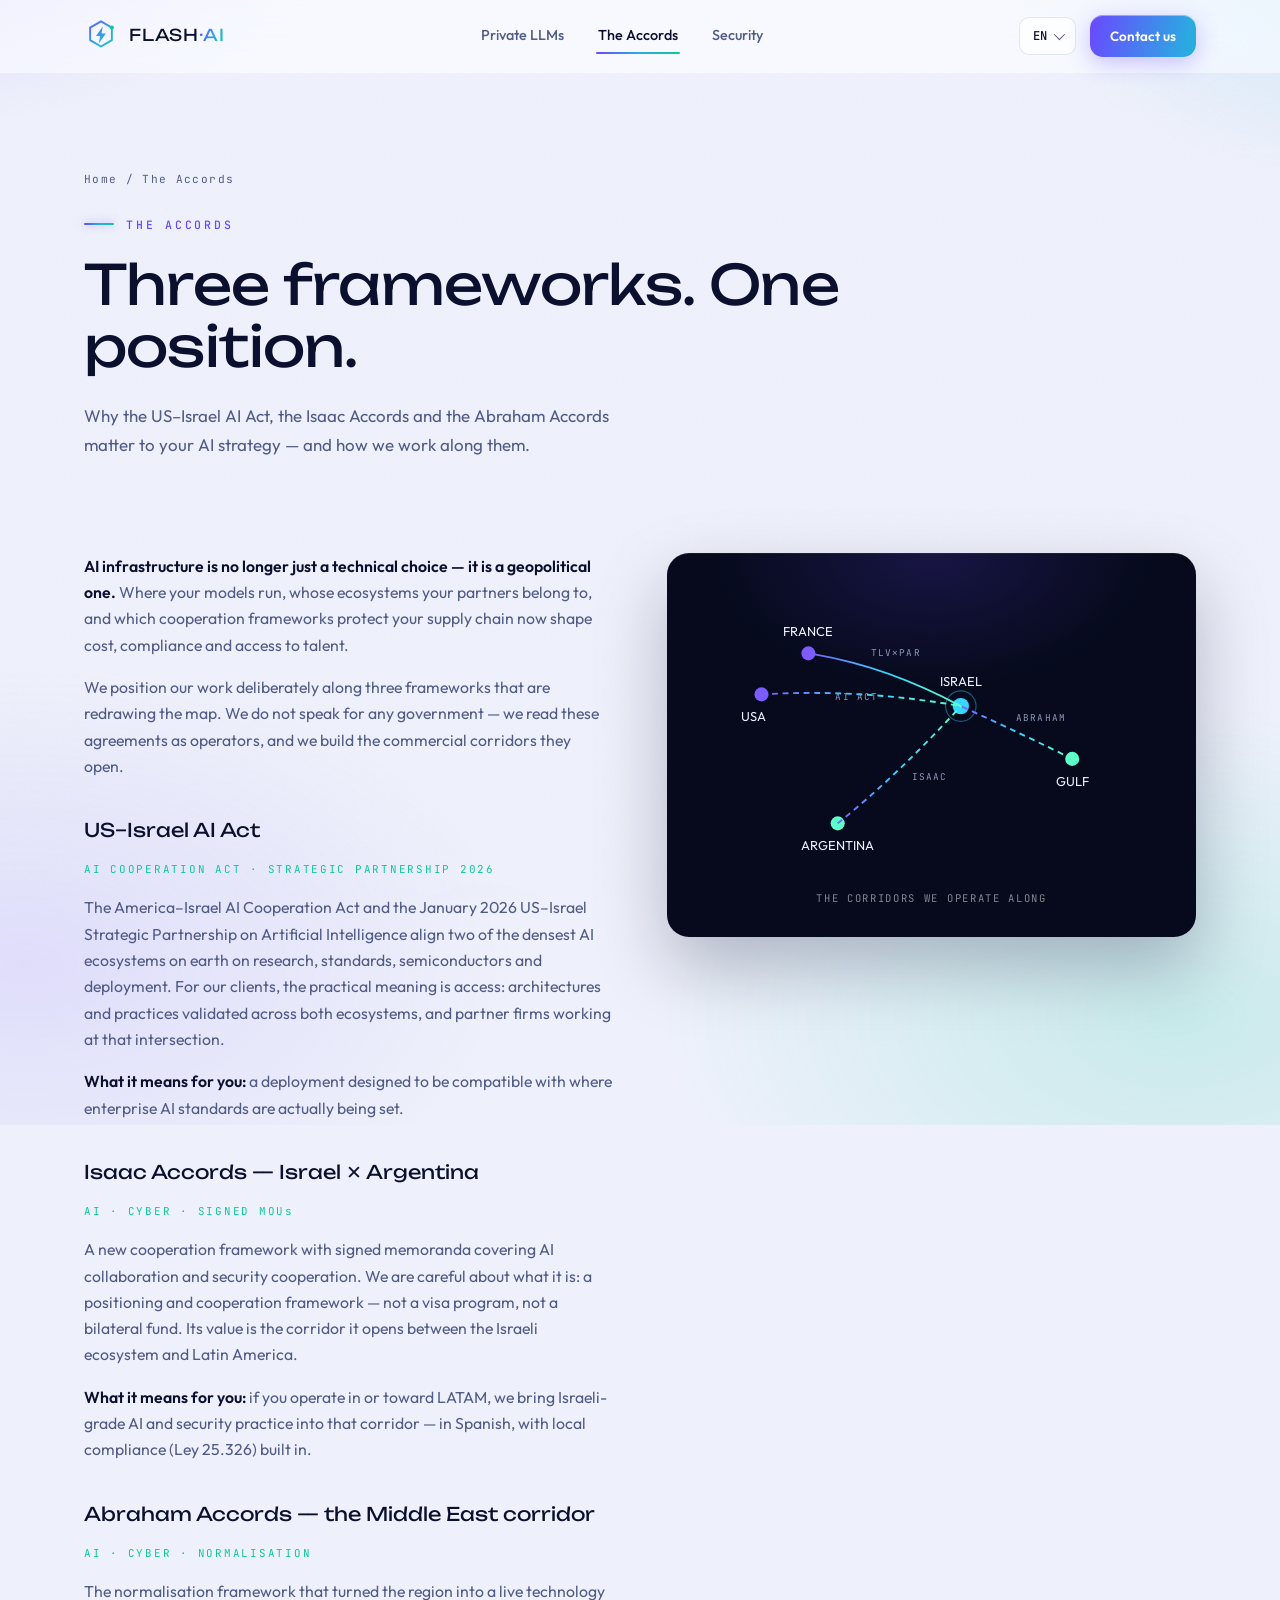
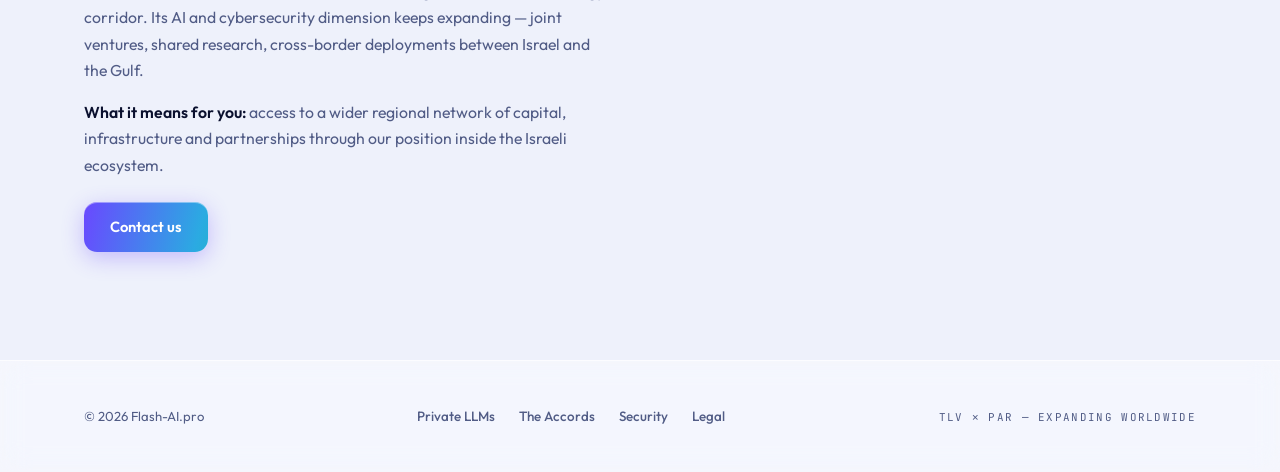
<file: accords.html>
<!DOCTYPE html><html lang="en"><head><meta charset="UTF-8"><meta name="viewport" content="width=device-width, initial-scale=1.0"><title>US–Israel AI Act, Isaac Accords & Abraham Accords — AI Strategy | Flash-AI.pro</title><meta name="description" content="Why the US–Israel AI Act, the Isaac Accords and the Abraham Accords matter to your AI strategy — and how we work along them."><meta name="robots" content="index,follow,max-image-preview:large"><link rel="canonical" href="https://flash-ai.pro/accords.html"><link rel="alternate" hreflang="en" href="https://flash-ai.pro/accords.html"><link rel="alternate" hreflang="fr" href="https://flash-ai.pro/fr/accords.html"><link rel="alternate" hreflang="es" href="https://flash-ai.pro/es/accords.html"><link rel="alternate" hreflang="x-default" href="https://flash-ai.pro/accords.html"><meta property="og:type" content="website"><meta property="og:site_name" content="Flash-AI.pro"><meta property="og:title" content="US–Israel AI Act, Isaac Accords & Abraham Accords — AI Strategy | Flash-AI.pro"><meta property="og:description" content="Why the US–Israel AI Act, the Isaac Accords and the Abraham Accords matter to your AI strategy — and how we work along them."><meta property="og:url" content="https://flash-ai.pro/accords.html"><meta property="og:locale" content="en_US"><meta name="twitter:card" content="summary_large_image"><meta name="twitter:title" content="US–Israel AI Act, Isaac Accords & Abraham Accords — AI Strategy | Flash-AI.pro"><meta name="twitter:description" content="Why the US–Israel AI Act, the Isaac Accords and the Abraham Accords matter to your AI strategy — and how we work along them."><meta name="theme-color" content="#6A48FF"><script type="application/ld+json">{"@context":"https://schema.org","@type":"BreadcrumbList","itemListElement":[{"@type":"ListItem","position":1,"name":"Home","item":"https://flash-ai.pro/"},{"@type":"ListItem","position":2,"name":"The Accords","item":"https://flash-ai.pro/accords.html"}]}</script><link rel="preconnect" href="https://fonts.googleapis.com"><link rel="preconnect" href="https://fonts.gstatic.com" crossorigin><link href="https://fonts.googleapis.com/css2?family=Unbounded:wght@300;400&family=Outfit:wght@400;500;600&family=JetBrains+Mono:wght@400;500&display=swap" rel="stylesheet"><link rel="icon" type="image/svg+xml" href="/assets/favicon.svg?v=12"><meta property="og:image" content="https://flash-ai.pro/assets/og.svg"><meta property="og:image:width" content="1200"><meta property="og:image:height" content="630"><meta property="og:image:alt" content="Flash-AI.pro — Private LLM &amp; Sovereign AI Infrastructure, Tel Aviv × Paris"><meta name="twitter:image" content="https://flash-ai.pro/assets/og.svg"><link rel="stylesheet" href="/assets/style.css?v=12"></head><body><nav><div class="wrap nav-in"><a class="logo" href="/index.html"><svg viewBox="0 0 36 36" fill="none" xmlns="http://www.w3.org/2000/svg"><defs><linearGradient id="lg" x1="0" y1="0" x2="36" y2="36" gradientUnits="userSpaceOnUse"><stop stop-color="#6A48FF"/><stop offset=".55" stop-color="#2BAAE2"/><stop offset="1" stop-color="#0CC99B"/></linearGradient></defs><path d="M18 2.5l11.5 6.6v13.3L18 29.1 6.5 22.4V9.1L18 2.5z" stroke="url(#lg)" stroke-width="2" stroke-linejoin="round"/><path d="M19.8 8l-7 10h4.4l-1.6 8 7.6-10.6h-4.6L19.8 8z" fill="url(#lg)"/><circle cx="29.5" cy="9.1" r="2.2" fill="#0CC99B"/></svg><span class="wordmark">FLASH<em>·AI</em></span></a><div class="nav-center"><a href="/llm.html">Private LLMs</a><a href="/accords.html" class="here">The Accords</a><a href="/security.html">Security</a></div><div class="nav-right"><details class="lang-dd"><summary>EN</summary><div class="lang-menu"><a href="/index.html" class="on">English</a><a href="/fr/index.html">Français</a><a href="/es/index.html">Español</a></div></details><a class="btn btn-grad nav-cta" href="/index.html#contact">Contact us</a></div></div></nav>
<header class="page-hero"><div class="wrap">
<p class="crumbs"><a href="/index.html">Home</a> / The Accords</p>
<p class="eyebrow">The Accords</p>
<h1>Three frameworks. One position.</h1>
<p class="hero-sub">Why the US–Israel AI Act, the Isaac Accords and the Abraham Accords matter to your AI strategy — and how we work along them.</p>
</div></header>
<section style="padding-top:30px"><div class="wrap"><div class="duo">
<div class="prose rv"><p><strong>AI infrastructure is no longer just a technical choice — it is a geopolitical one.</strong> Where your models run, whose ecosystems your partners belong to, and which cooperation frameworks protect your supply chain now shape cost, compliance and access to talent.</p><p>We position our work deliberately along three frameworks that are redrawing the map. We do not speak for any government — we read these agreements as operators, and we build the commercial corridors they open.</p>
<h3 id="aicat">US–Israel AI Act</h3>
<p class="mono" style="font-size:.68rem;letter-spacing:.16em;color:var(--mint);margin-bottom:10px">AI COOPERATION ACT · STRATEGIC PARTNERSHIP 2026</p>
<p>The America–Israel AI Cooperation Act and the January 2026 US–Israel Strategic Partnership on Artificial Intelligence align two of the densest AI ecosystems on earth on research, standards, semiconductors and deployment. For our clients, the practical meaning is access: architectures and practices validated across both ecosystems, and partner firms working at that intersection.</p><p><strong>What it means for you:</strong> a deployment designed to be compatible with where enterprise AI standards are actually being set.</p>
<h3 id="isaac">Isaac Accords — Israel ✕ Argentina</h3>
<p class="mono" style="font-size:.68rem;letter-spacing:.16em;color:var(--mint);margin-bottom:10px">AI · CYBER · SIGNED MOUs</p>
<p>A new cooperation framework with signed memoranda covering AI collaboration and security cooperation. We are careful about what it is: a positioning and cooperation framework — not a visa program, not a bilateral fund. Its value is the corridor it opens between the Israeli ecosystem and Latin America.</p><p><strong>What it means for you:</strong> if you operate in or toward LATAM, we bring Israeli-grade AI and security practice into that corridor — in Spanish, with local compliance (Ley 25.326) built in.</p>
<h3 id="abraham">Abraham Accords — the Middle East corridor</h3>
<p class="mono" style="font-size:.68rem;letter-spacing:.16em;color:var(--mint);margin-bottom:10px">AI · CYBER · NORMALISATION</p>
<p>The normalisation framework that turned the region into a live technology corridor. Its AI and cybersecurity dimension keeps expanding — joint ventures, shared research, cross-border deployments between Israel and the Gulf.</p><p><strong>What it means for you:</strong> access to a wider regional network of capital, infrastructure and partnerships through our position inside the Israeli ecosystem.</p>
<a class="btn btn-grad" href="/index.html#contact" style="margin-top:24px">Contact us</a>
</div>
<div class="diagram rv"><svg viewBox="0 0 400 250" xmlns="http://www.w3.org/2000/svg">
<defs><linearGradient id="g2" x1="0" y1="0" x2="1" y2="0"><stop offset="0" stop-color="#7C5CFF"/><stop offset=".5" stop-color="#36D6FF"/><stop offset="1" stop-color="#5CFFC9"/></linearGradient></defs>
<circle cx="225" cy="105" r="7" fill="#36D6FF"/><circle cx="225" cy="105" r="13" fill="none" stroke="#36D6FF" opacity=".4"/>
<text x="225" y="88" fill="#EDF0FB" font-family="Outfit" font-size="11" text-anchor="middle">ISRAEL</text>
<circle cx="95" cy="60" r="6" fill="#7C5CFF"/>
<text x="95" y="45" fill="#EDF0FB" font-family="Outfit" font-size="11" text-anchor="middle">FRANCE</text>
<circle cx="55" cy="95" r="6" fill="#7C5CFF"/>
<text x="48" y="118" fill="#EDF0FB" font-family="Outfit" font-size="11" text-anchor="middle">USA</text>
<circle cx="120" cy="205" r="6" fill="#5CFFC9"/>
<text x="120" y="228" fill="#EDF0FB" font-family="Outfit" font-size="11" text-anchor="middle">ARGENTINA</text>
<circle cx="320" cy="150" r="6" fill="#5CFFC9"/>
<text x="320" y="173" fill="#EDF0FB" font-family="Outfit" font-size="11" text-anchor="middle">GULF</text>
<path d="M95 60Q160 70 225 105" fill="none" stroke="url(#g2)" stroke-width="1.6"/>
<path d="M55 95Q140 90 225 105" fill="none" stroke="url(#g2)" stroke-width="1.6" stroke-dasharray="5 4"/>
<path d="M120 205Q170 165 225 105" fill="none" stroke="url(#g2)" stroke-width="1.6" stroke-dasharray="5 4"/>
<path d="M320 150Q280 130 225 105" fill="none" stroke="url(#g2)" stroke-width="1.6" stroke-dasharray="5 4"/>
<text x="148" y="62" fill="#8E96B8" font-family="JetBrains Mono" font-size="8" letter-spacing="1">TLV✕PAR</text>
<text x="118" y="100" fill="#8E96B8" font-family="JetBrains Mono" font-size="8" letter-spacing="1">AI ACT</text>
<text x="183" y="168" fill="#8E96B8" font-family="JetBrains Mono" font-size="8" letter-spacing="1">ISAAC</text>
<text x="272" y="118" fill="#8E96B8" font-family="JetBrains Mono" font-size="8" letter-spacing="1">ABRAHAM</text>
</svg><p class="cap">THE CORRIDORS WE OPERATE ALONG</p></div>
</div></div></section>
<footer><div class="wrap foot-in"><span>© 2026 Flash-AI.pro</span><div class="foot-links"><a href="/llm.html">Private LLMs</a><a href="/accords.html">The Accords</a><a href="/security.html">Security</a><a href="/legal.html">Legal</a></div><span class="mono" style="font-size:.68rem;letter-spacing:.12em">TLV ✕ PAR — EXPANDING WORLDWIDE</span></div></footer><script src="/assets/fx.js?v=12"></script></body></html>
</file>
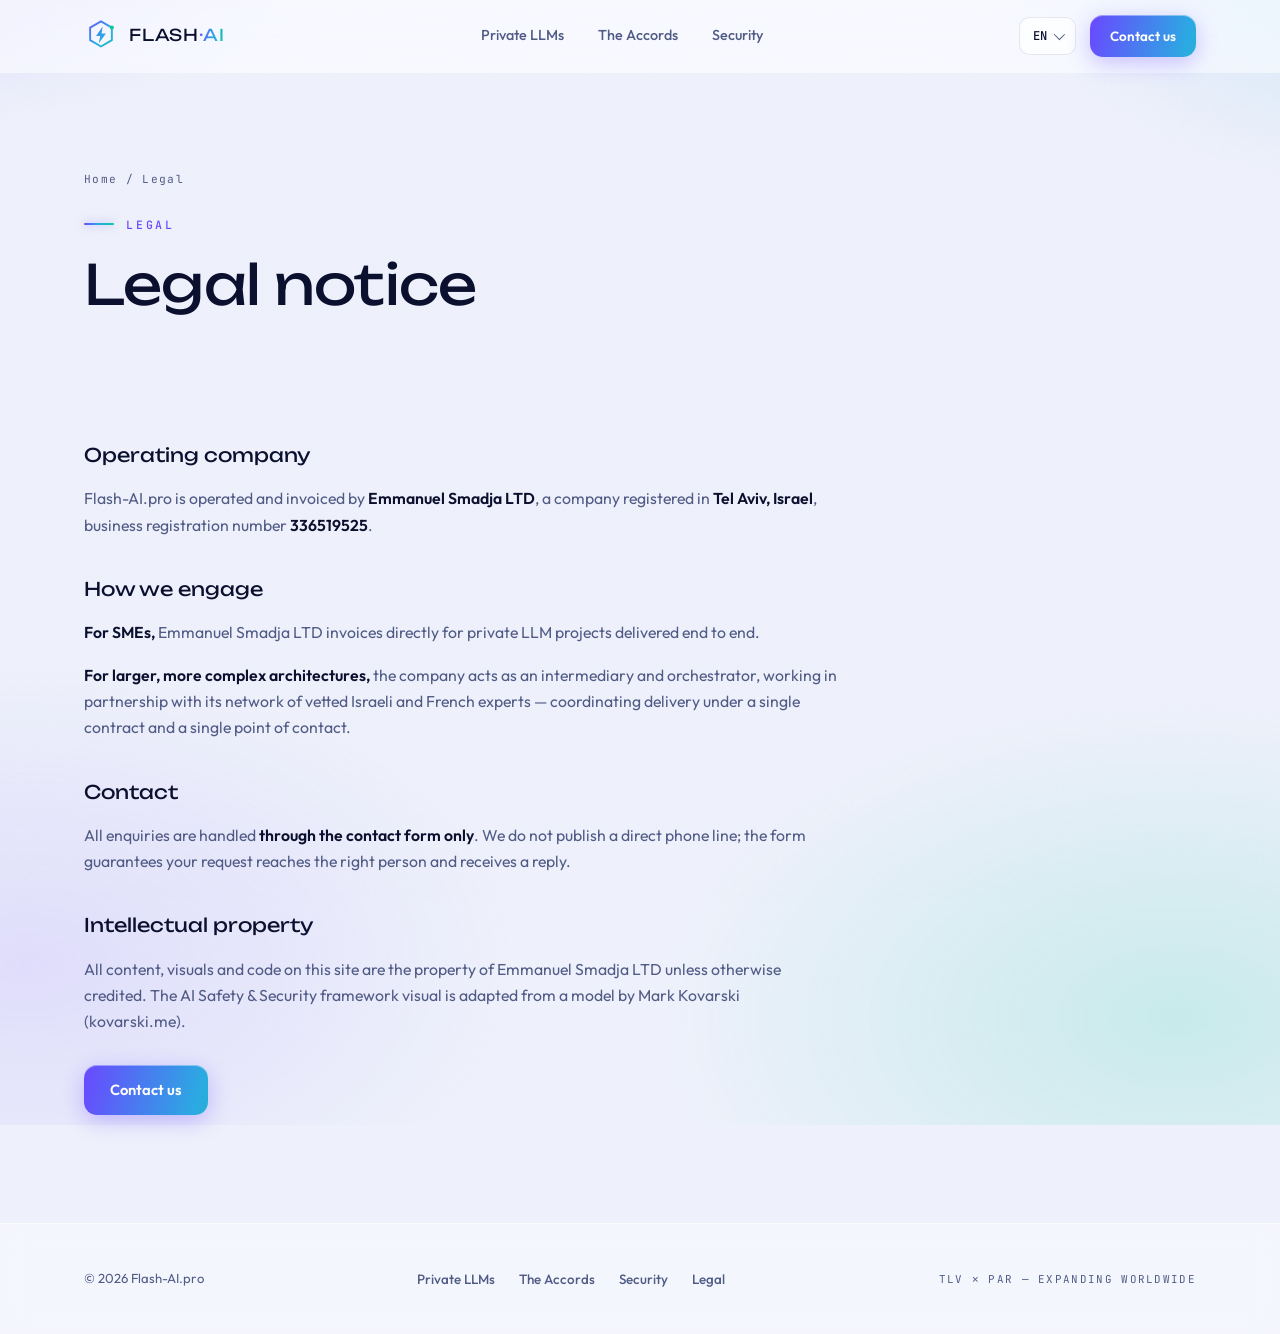
<file: legal.html>
<!DOCTYPE html><html lang="en"><head><meta charset="UTF-8"><meta name="viewport" content="width=device-width, initial-scale=1.0"><title>Legal Notice — Flash-AI.pro</title><meta name="description" content="Legal notice for Flash-AI.pro — operating company Emmanuel Smadja LTD (Tel Aviv), how we engage, contact, and intellectual property."><meta name="robots" content="index,follow,max-image-preview:large"><link rel="canonical" href="https://flash-ai.pro/legal.html"><link rel="alternate" hreflang="en" href="https://flash-ai.pro/legal.html"><link rel="alternate" hreflang="fr" href="https://flash-ai.pro/fr/legal.html"><link rel="alternate" hreflang="es" href="https://flash-ai.pro/es/legal.html"><link rel="alternate" hreflang="x-default" href="https://flash-ai.pro/legal.html"><meta property="og:type" content="website"><meta property="og:site_name" content="Flash-AI.pro"><meta property="og:title" content="Legal Notice — Flash-AI.pro"><meta property="og:description" content="Legal notice for Flash-AI.pro — operating company Emmanuel Smadja LTD (Tel Aviv), how we engage, contact, and intellectual property."><meta property="og:url" content="https://flash-ai.pro/legal.html"><meta property="og:locale" content="en_US"><meta name="twitter:card" content="summary_large_image"><meta name="twitter:title" content="Legal Notice — Flash-AI.pro"><meta name="twitter:description" content="Legal notice for Flash-AI.pro — operating company Emmanuel Smadja LTD (Tel Aviv), how we engage, contact, and intellectual property."><meta name="theme-color" content="#6A48FF"><script type="application/ld+json">{"@context":"https://schema.org","@type":"BreadcrumbList","itemListElement":[{"@type":"ListItem","position":1,"name":"Home","item":"https://flash-ai.pro/"},{"@type":"ListItem","position":2,"name":"Legal","item":"https://flash-ai.pro/legal.html"}]}</script><link rel="preconnect" href="https://fonts.googleapis.com"><link rel="preconnect" href="https://fonts.gstatic.com" crossorigin><link href="https://fonts.googleapis.com/css2?family=Unbounded:wght@300;400&family=Outfit:wght@400;500;600&family=JetBrains+Mono:wght@400;500&display=swap" rel="stylesheet"><link rel="icon" type="image/svg+xml" href="/assets/favicon.svg?v=12"><meta property="og:image" content="https://flash-ai.pro/assets/og.svg"><meta property="og:image:width" content="1200"><meta property="og:image:height" content="630"><meta property="og:image:alt" content="Flash-AI.pro — Private LLM &amp; Sovereign AI Infrastructure, Tel Aviv × Paris"><meta name="twitter:image" content="https://flash-ai.pro/assets/og.svg"><link rel="stylesheet" href="/assets/style.css?v=12"></head><body><nav><div class="wrap nav-in"><a class="logo" href="/index.html"><svg viewBox="0 0 36 36" fill="none" xmlns="http://www.w3.org/2000/svg"><defs><linearGradient id="lg" x1="0" y1="0" x2="36" y2="36" gradientUnits="userSpaceOnUse"><stop stop-color="#6A48FF"/><stop offset=".55" stop-color="#2BAAE2"/><stop offset="1" stop-color="#0CC99B"/></linearGradient></defs><path d="M18 2.5l11.5 6.6v13.3L18 29.1 6.5 22.4V9.1L18 2.5z" stroke="url(#lg)" stroke-width="2" stroke-linejoin="round"/><path d="M19.8 8l-7 10h4.4l-1.6 8 7.6-10.6h-4.6L19.8 8z" fill="url(#lg)"/><circle cx="29.5" cy="9.1" r="2.2" fill="#0CC99B"/></svg><span class="wordmark">FLASH<em>·AI</em></span></a><div class="nav-center"><a href="/llm.html">Private LLMs</a><a href="/accords.html">The Accords</a><a href="/security.html">Security</a></div><div class="nav-right"><details class="lang-dd"><summary>EN</summary><div class="lang-menu"><a href="/index.html" class="on">English</a><a href="/fr/index.html">Français</a><a href="/es/index.html">Español</a></div></details><a class="btn btn-grad nav-cta" href="/index.html#contact">Contact us</a></div></div></nav>
<header class="page-hero"><div class="wrap">
<p class="crumbs"><a href="/index.html">Home</a> / Legal</p>
<p class="eyebrow">Legal</p>
<h1>Legal notice</h1>
</div></header>
<section style="padding-top:24px"><div class="wrap"><div class="prose rv" style="max-width:760px">
<h3>Operating company</h3>
<p>Flash-AI.pro is operated and invoiced by <strong>Emmanuel Smadja LTD</strong>, a company registered in <strong>Tel Aviv, Israel</strong>, business registration number <strong>336519525</strong>.</p>
<h3>How we engage</h3>
<p><strong>For SMEs,</strong> Emmanuel Smadja LTD invoices directly for private LLM projects delivered end to end.</p>
<p><strong>For larger, more complex architectures,</strong> the company acts as an intermediary and orchestrator, working in partnership with its network of vetted Israeli and French experts — coordinating delivery under a single contract and a single point of contact.</p>
<h3>Contact</h3>
<p>All enquiries are handled <strong>through the contact form only</strong>. We do not publish a direct phone line; the form guarantees your request reaches the right person and receives a reply.</p>
<h3>Intellectual property</h3>
<p>All content, visuals and code on this site are the property of Emmanuel Smadja LTD unless otherwise credited. The AI Safety &amp; Security framework visual is adapted from a model by Mark Kovarski (kovarski.me).</p>
<a class="btn btn-grad" href="/index.html#contact" style="margin-top:30px">Contact us</a>
</div></div></section>
<footer><div class="wrap foot-in"><span>© 2026 Flash-AI.pro</span><div class="foot-links"><a href="/llm.html">Private LLMs</a><a href="/accords.html">The Accords</a><a href="/security.html">Security</a><a href="/legal.html">Legal</a></div><span class="mono" style="font-size:.68rem;letter-spacing:.12em">TLV ✕ PAR — EXPANDING WORLDWIDE</span></div></footer><script src="/assets/fx.js?v=12"></script></body></html>
</file>
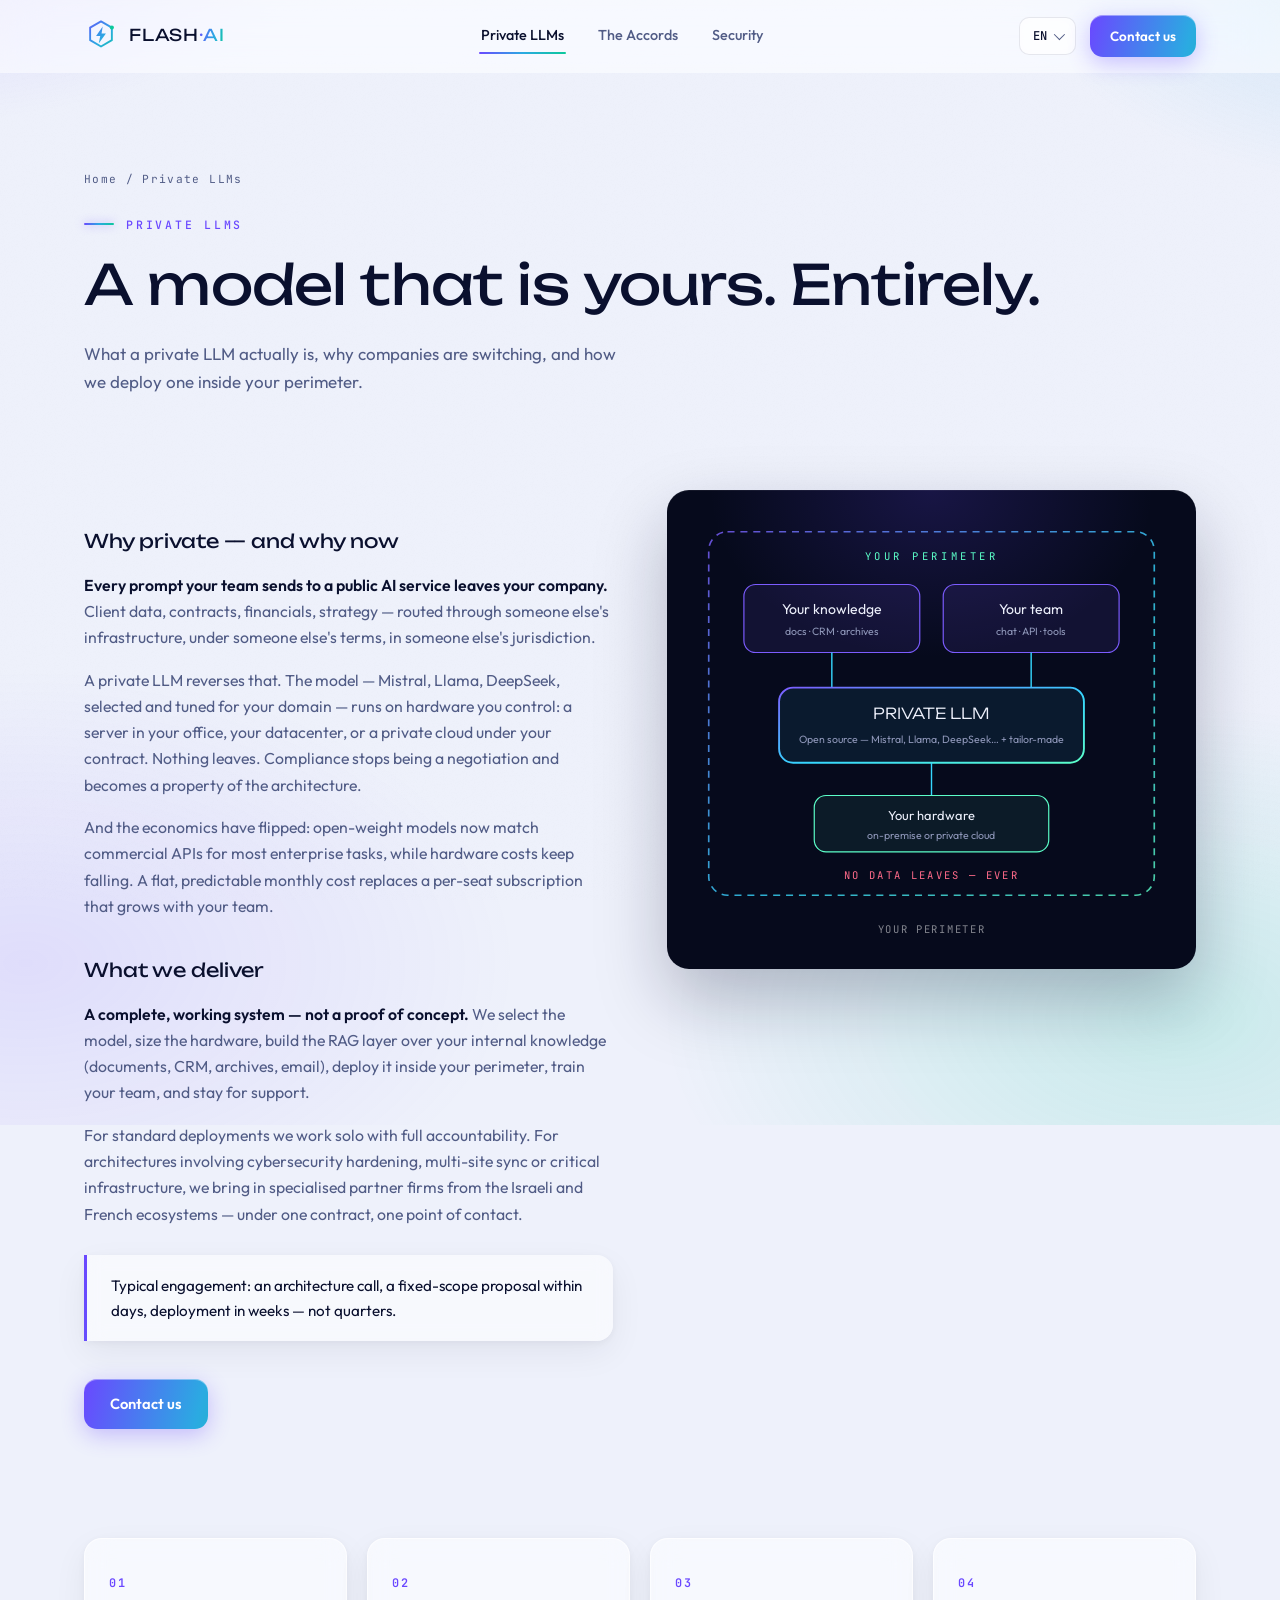
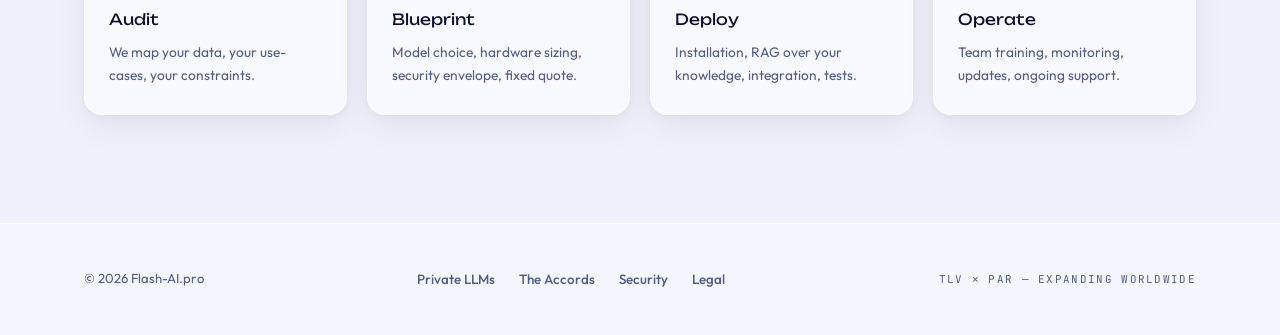
<file: llm.html>
<!DOCTYPE html><html lang="en"><head><meta charset="UTF-8"><meta name="viewport" content="width=device-width, initial-scale=1.0"><title>Private LLM Deployment On-Premise — Open Source & Tailor-Made | Flash-AI.pro</title><meta name="description" content="What a private LLM actually is, why companies are switching, and how we deploy one inside your perimeter."><meta name="robots" content="index,follow,max-image-preview:large"><link rel="canonical" href="https://flash-ai.pro/llm.html"><link rel="alternate" hreflang="en" href="https://flash-ai.pro/llm.html"><link rel="alternate" hreflang="fr" href="https://flash-ai.pro/fr/llm.html"><link rel="alternate" hreflang="es" href="https://flash-ai.pro/es/llm.html"><link rel="alternate" hreflang="x-default" href="https://flash-ai.pro/llm.html"><meta property="og:type" content="website"><meta property="og:site_name" content="Flash-AI.pro"><meta property="og:title" content="Private LLM Deployment On-Premise — Open Source & Tailor-Made | Flash-AI.pro"><meta property="og:description" content="What a private LLM actually is, why companies are switching, and how we deploy one inside your perimeter."><meta property="og:url" content="https://flash-ai.pro/llm.html"><meta property="og:locale" content="en_US"><meta name="twitter:card" content="summary_large_image"><meta name="twitter:title" content="Private LLM Deployment On-Premise — Open Source & Tailor-Made | Flash-AI.pro"><meta name="twitter:description" content="What a private LLM actually is, why companies are switching, and how we deploy one inside your perimeter."><meta name="theme-color" content="#6A48FF"><script type="application/ld+json">{"@context":"https://schema.org","@type":"BreadcrumbList","itemListElement":[{"@type":"ListItem","position":1,"name":"Home","item":"https://flash-ai.pro/"},{"@type":"ListItem","position":2,"name":"Private LLMs","item":"https://flash-ai.pro/llm.html"}]}</script><link rel="preconnect" href="https://fonts.googleapis.com"><link rel="preconnect" href="https://fonts.gstatic.com" crossorigin><link href="https://fonts.googleapis.com/css2?family=Unbounded:wght@300;400&family=Outfit:wght@400;500;600&family=JetBrains+Mono:wght@400;500&display=swap" rel="stylesheet"><link rel="icon" type="image/svg+xml" href="/assets/favicon.svg?v=12"><meta property="og:image" content="https://flash-ai.pro/assets/og.svg"><meta property="og:image:width" content="1200"><meta property="og:image:height" content="630"><meta property="og:image:alt" content="Flash-AI.pro — Private LLM &amp; Sovereign AI Infrastructure, Tel Aviv × Paris"><meta name="twitter:image" content="https://flash-ai.pro/assets/og.svg"><link rel="stylesheet" href="/assets/style.css?v=12"></head><body><nav><div class="wrap nav-in"><a class="logo" href="/index.html"><svg viewBox="0 0 36 36" fill="none" xmlns="http://www.w3.org/2000/svg"><defs><linearGradient id="lg" x1="0" y1="0" x2="36" y2="36" gradientUnits="userSpaceOnUse"><stop stop-color="#6A48FF"/><stop offset=".55" stop-color="#2BAAE2"/><stop offset="1" stop-color="#0CC99B"/></linearGradient></defs><path d="M18 2.5l11.5 6.6v13.3L18 29.1 6.5 22.4V9.1L18 2.5z" stroke="url(#lg)" stroke-width="2" stroke-linejoin="round"/><path d="M19.8 8l-7 10h4.4l-1.6 8 7.6-10.6h-4.6L19.8 8z" fill="url(#lg)"/><circle cx="29.5" cy="9.1" r="2.2" fill="#0CC99B"/></svg><span class="wordmark">FLASH<em>·AI</em></span></a><div class="nav-center"><a href="/llm.html" class="here">Private LLMs</a><a href="/accords.html">The Accords</a><a href="/security.html">Security</a></div><div class="nav-right"><details class="lang-dd"><summary>EN</summary><div class="lang-menu"><a href="/index.html" class="on">English</a><a href="/fr/index.html">Français</a><a href="/es/index.html">Español</a></div></details><a class="btn btn-grad nav-cta" href="/index.html#contact">Contact us</a></div></div></nav>
<header class="page-hero"><div class="wrap">
<p class="crumbs"><a href="/index.html">Home</a> / Private LLMs</p>
<p class="eyebrow">Private LLMs</p>
<h1>A model that is yours. Entirely.</h1>
<p class="hero-sub">What a private LLM actually is, why companies are switching, and how we deploy one inside your perimeter.</p>
</div></header>
<section style="padding-top:30px"><div class="wrap"><div class="duo">
<div class="prose rv">
<h3>Why private — and why now</h3><p><strong>Every prompt your team sends to a public AI service leaves your company.</strong> Client data, contracts, financials, strategy — routed through someone else's infrastructure, under someone else's terms, in someone else's jurisdiction.</p><p>A private LLM reverses that. The model — Mistral, Llama, DeepSeek, selected and tuned for your domain — runs on hardware you control: a server in your office, your datacenter, or a private cloud under your contract. Nothing leaves. Compliance stops being a negotiation and becomes a property of the architecture.</p><p>And the economics have flipped: open-weight models now match commercial APIs for most enterprise tasks, while hardware costs keep falling. A flat, predictable monthly cost replaces a per-seat subscription that grows with your team.</p>
<h3>What we deliver</h3><p><strong>A complete, working system — not a proof of concept.</strong> We select the model, size the hardware, build the RAG layer over your internal knowledge (documents, CRM, archives, email), deploy it inside your perimeter, train your team, and stay for support.</p><p>For standard deployments we work solo with full accountability. For architectures involving cybersecurity hardening, multi-site sync or critical infrastructure, we bring in specialised partner firms from the Israeli and French ecosystems — under one contract, one point of contact.</p>
<div class="callout">Typical engagement: an architecture call, a fixed-scope proposal within days, deployment in weeks — not quarters.</div>
<a class="btn btn-grad" href="/index.html#contact" style="margin-top:10px">Contact us</a>
</div>
<div class="diagram rv"><svg viewBox="0 0 400 330" xmlns="http://www.w3.org/2000/svg">
<defs><linearGradient id="g" x1="0" y1="0" x2="1" y2="1"><stop offset="0" stop-color="#7C5CFF"/><stop offset=".55" stop-color="#36D6FF"/><stop offset="1" stop-color="#5CFFC9"/></linearGradient></defs>
<rect x="10" y="10" width="380" height="310" rx="16" fill="none" stroke="url(#g)" stroke-width="1.4" stroke-dasharray="6 5" opacity=".8"/>
<text x="200" y="34" fill="#5CFFC9" font-family="JetBrains Mono" font-size="9" letter-spacing="3" text-anchor="middle">YOUR PERIMETER</text>
<rect x="40" y="55" width="150" height="58" rx="10" fill="rgba(124,92,255,.10)" stroke="#7C5CFF" stroke-width="1"/>
<text x="115" y="80" fill="#EDF0FB" font-family="Outfit" font-size="12" text-anchor="middle">Your knowledge</text>
<text x="115" y="98" fill="#8E96B8" font-family="Outfit" font-size="9" text-anchor="middle">docs · CRM · archives</text>
<rect x="210" y="55" width="150" height="58" rx="10" fill="rgba(124,92,255,.10)" stroke="#7C5CFF" stroke-width="1"/>
<text x="285" y="80" fill="#EDF0FB" font-family="Outfit" font-size="12" text-anchor="middle">Your team</text>
<text x="285" y="98" fill="#8E96B8" font-family="Outfit" font-size="9" text-anchor="middle">chat · API · tools</text>
<path d="M115 113v30M285 113v30" stroke="#36D6FF" stroke-width="1.2"/>
<rect x="70" y="143" width="260" height="64" rx="12" fill="rgba(54,214,255,.08)" stroke="url(#g)" stroke-width="1.6"/>
<text x="200" y="170" fill="#EDF0FB" font-family="Unbounded" font-weight="300" font-size="13" text-anchor="middle">PRIVATE LLM</text>
<text x="200" y="190" fill="#8E96B8" font-family="Outfit" font-size="9" text-anchor="middle">Open source — Mistral, Llama, DeepSeek… + tailor-made</text>
<path d="M200 207v28" stroke="#36D6FF" stroke-width="1.2"/>
<rect x="100" y="235" width="200" height="48" rx="10" fill="rgba(92,255,201,.07)" stroke="#5CFFC9" stroke-width="1"/>
<text x="200" y="256" fill="#EDF0FB" font-family="Outfit" font-size="11" text-anchor="middle">Your hardware</text>
<text x="200" y="272" fill="#8E96B8" font-family="Outfit" font-size="9" text-anchor="middle">on-premise or private cloud</text>
<text x="200" y="306" fill="#FF6B8A" font-family="JetBrains Mono" font-size="9" letter-spacing="2" text-anchor="middle">NO DATA LEAVES — EVER</text>
</svg><p class="cap">YOUR PERIMETER</p></div>
</div></div></section>
<section style="padding-top:0"><div class="wrap">
<div class="steps"><div class="step"><h4>Audit</h4><p>We map your data, your use-cases, your constraints.</p></div><div class="step"><h4>Blueprint</h4><p>Model choice, hardware sizing, security envelope, fixed quote.</p></div><div class="step"><h4>Deploy</h4><p>Installation, RAG over your knowledge, integration, tests.</p></div><div class="step"><h4>Operate</h4><p>Team training, monitoring, updates, ongoing support.</p></div></div>
</div></section>
<footer><div class="wrap foot-in"><span>© 2026 Flash-AI.pro</span><div class="foot-links"><a href="/llm.html">Private LLMs</a><a href="/accords.html">The Accords</a><a href="/security.html">Security</a><a href="/legal.html">Legal</a></div><span class="mono" style="font-size:.68rem;letter-spacing:.12em">TLV ✕ PAR — EXPANDING WORLDWIDE</span></div></footer><script src="/assets/fx.js?v=12"></script></body></html>
</file>
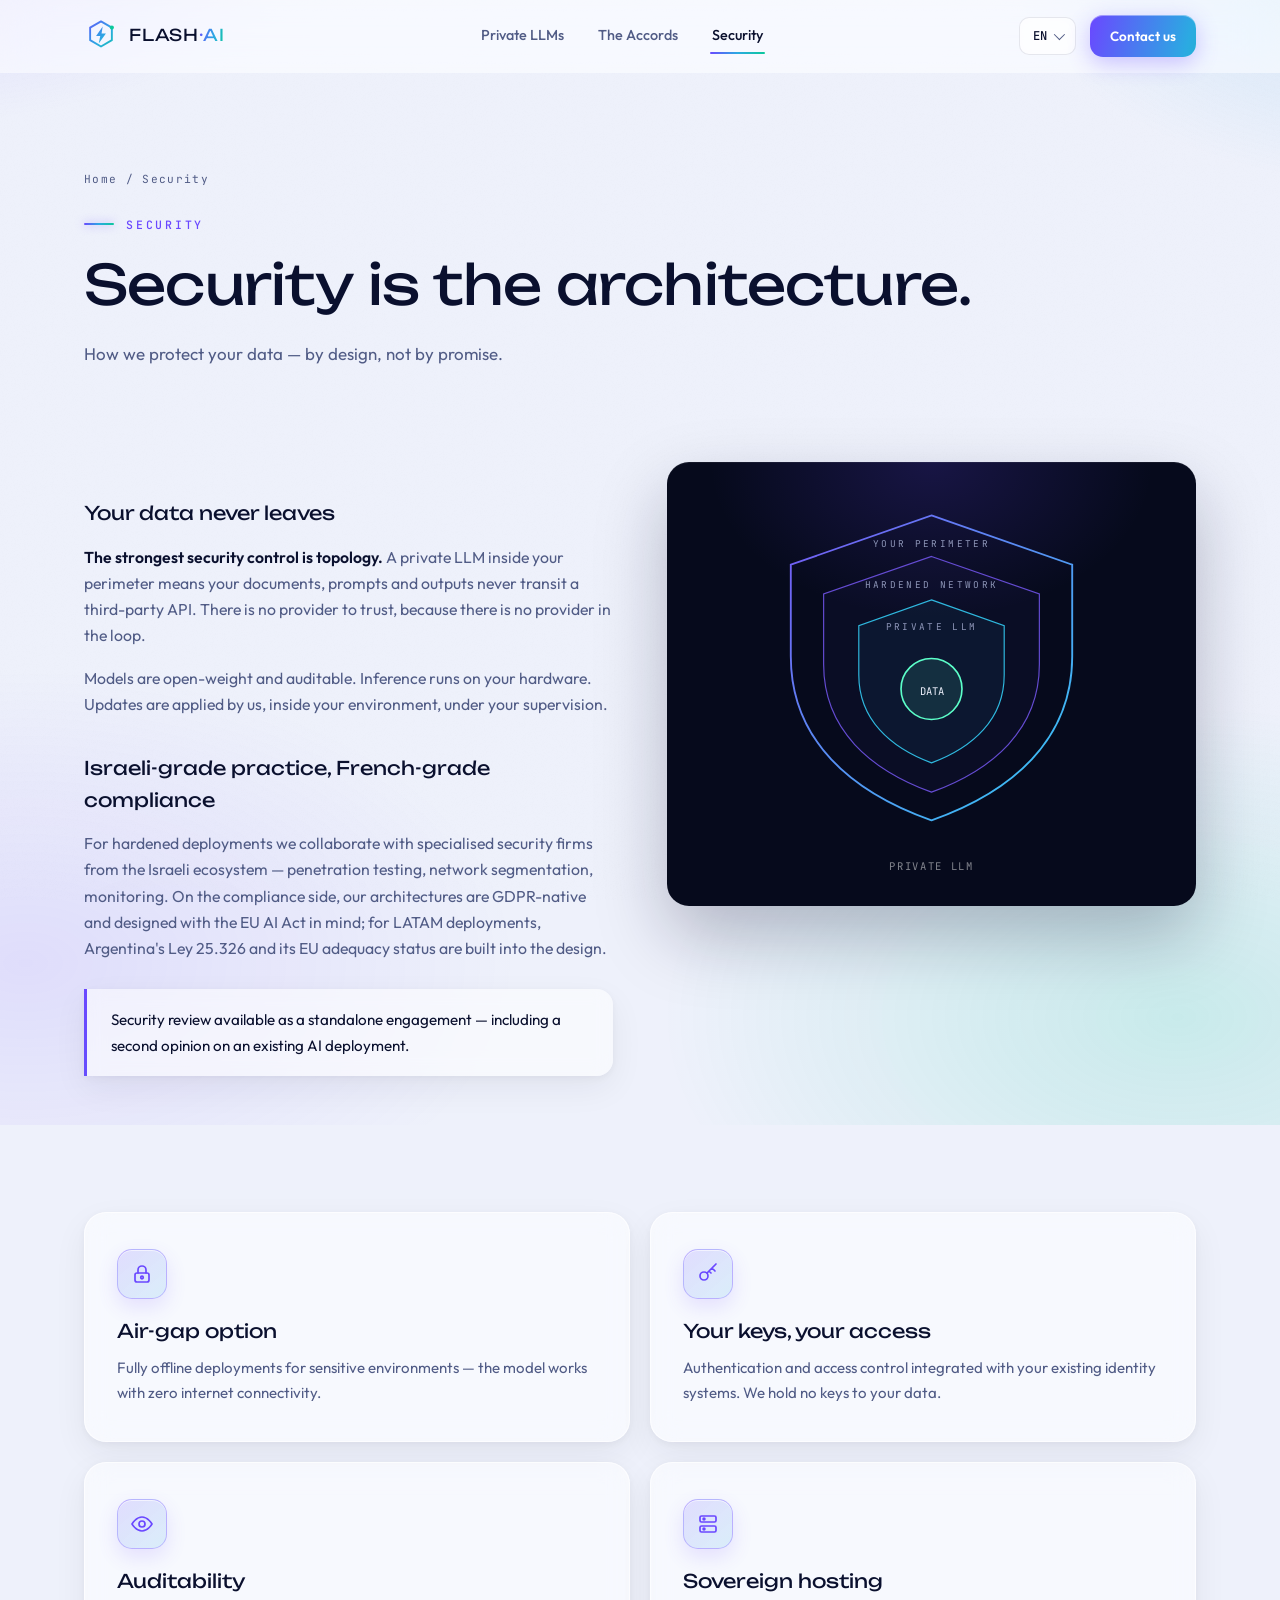
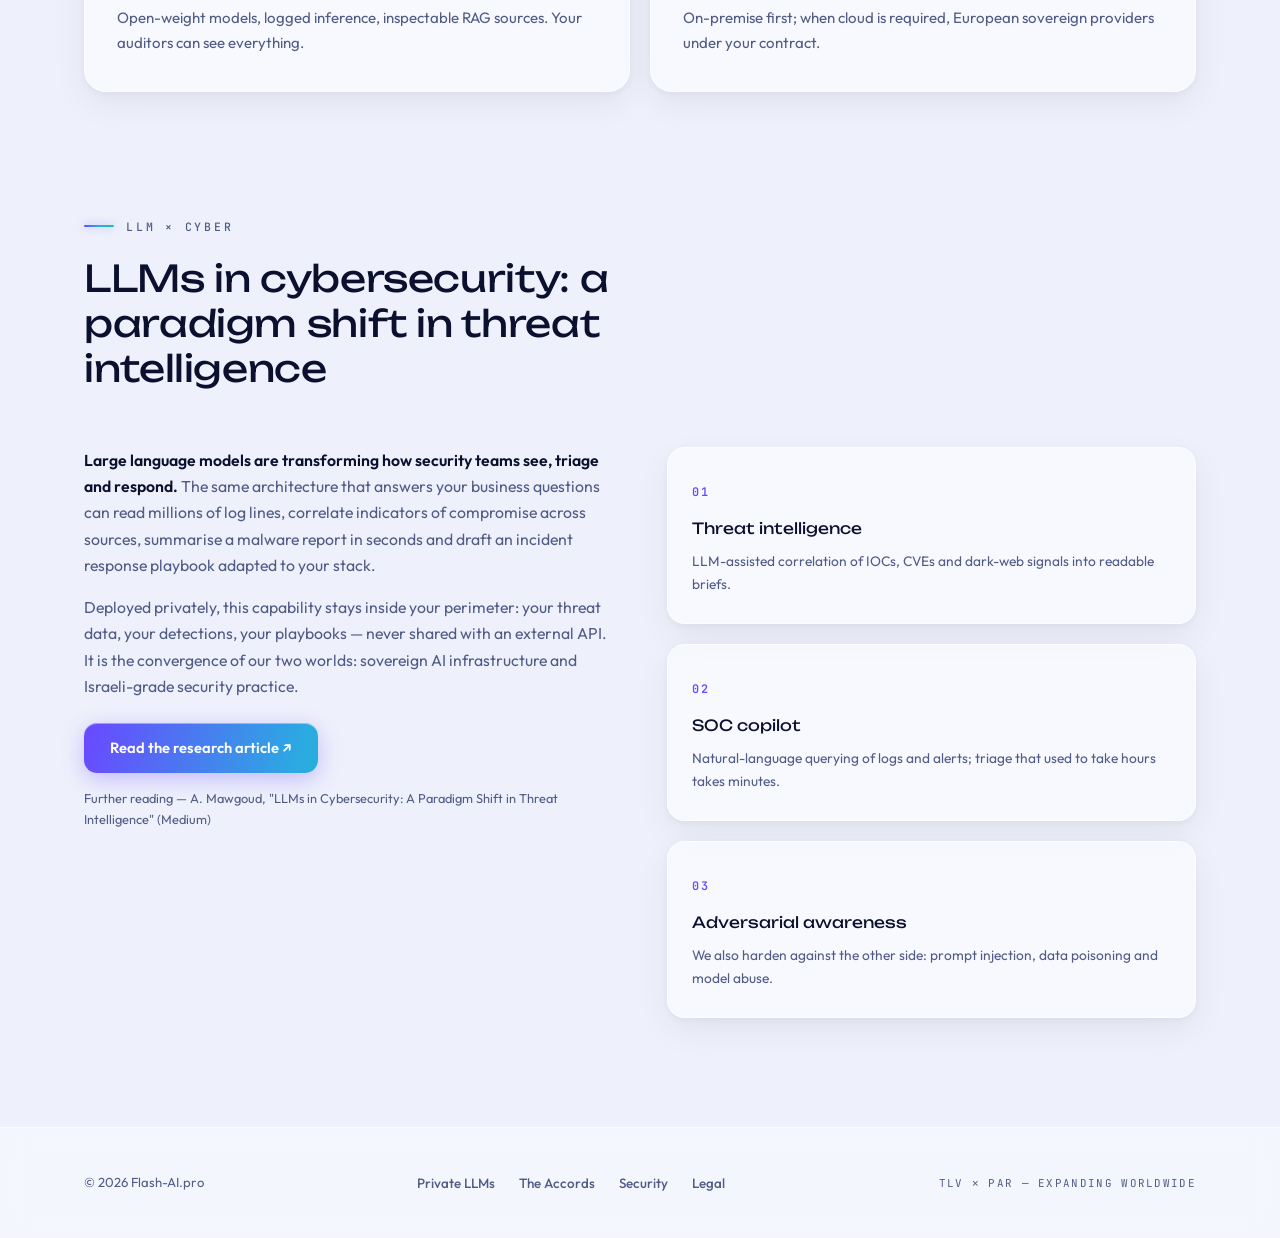
<file: security.html>
<!DOCTYPE html><html lang="en"><head><meta charset="UTF-8"><meta name="viewport" content="width=device-width, initial-scale=1.0"><title>AI Data Security & Sovereign LLM Architecture | Flash-AI.pro</title><meta name="description" content="Your data never leaves your perimeter: air-gap option, your keys, full auditability, sovereign hosting — Israeli-grade practice, French-grade compliance."><meta name="robots" content="index,follow,max-image-preview:large"><link rel="canonical" href="https://flash-ai.pro/security.html"><link rel="alternate" hreflang="en" href="https://flash-ai.pro/security.html"><link rel="alternate" hreflang="fr" href="https://flash-ai.pro/fr/security.html"><link rel="alternate" hreflang="es" href="https://flash-ai.pro/es/security.html"><link rel="alternate" hreflang="x-default" href="https://flash-ai.pro/security.html"><meta property="og:type" content="website"><meta property="og:site_name" content="Flash-AI.pro"><meta property="og:title" content="AI Data Security & Sovereign LLM Architecture | Flash-AI.pro"><meta property="og:description" content="Your data never leaves your perimeter: air-gap option, your keys, full auditability, sovereign hosting — Israeli-grade practice, French-grade compliance."><meta property="og:url" content="https://flash-ai.pro/security.html"><meta property="og:locale" content="en_US"><meta name="twitter:card" content="summary_large_image"><meta name="twitter:title" content="AI Data Security & Sovereign LLM Architecture | Flash-AI.pro"><meta name="twitter:description" content="Your data never leaves your perimeter: air-gap option, your keys, full auditability, sovereign hosting — Israeli-grade practice, French-grade compliance."><meta name="theme-color" content="#6A48FF"><script type="application/ld+json">{"@context":"https://schema.org","@type":"BreadcrumbList","itemListElement":[{"@type":"ListItem","position":1,"name":"Home","item":"https://flash-ai.pro/"},{"@type":"ListItem","position":2,"name":"Security","item":"https://flash-ai.pro/security.html"}]}</script><link rel="preconnect" href="https://fonts.googleapis.com"><link rel="preconnect" href="https://fonts.gstatic.com" crossorigin><link href="https://fonts.googleapis.com/css2?family=Unbounded:wght@300;400&family=Outfit:wght@400;500;600&family=JetBrains+Mono:wght@400;500&display=swap" rel="stylesheet"><link rel="icon" type="image/svg+xml" href="/assets/favicon.svg?v=12"><meta property="og:image" content="https://flash-ai.pro/assets/og.svg"><meta property="og:image:width" content="1200"><meta property="og:image:height" content="630"><meta property="og:image:alt" content="Flash-AI.pro — Private LLM &amp; Sovereign AI Infrastructure, Tel Aviv × Paris"><meta name="twitter:image" content="https://flash-ai.pro/assets/og.svg"><link rel="stylesheet" href="/assets/style.css?v=12"></head><body><nav><div class="wrap nav-in"><a class="logo" href="/index.html"><svg viewBox="0 0 36 36" fill="none" xmlns="http://www.w3.org/2000/svg"><defs><linearGradient id="lg" x1="0" y1="0" x2="36" y2="36" gradientUnits="userSpaceOnUse"><stop stop-color="#6A48FF"/><stop offset=".55" stop-color="#2BAAE2"/><stop offset="1" stop-color="#0CC99B"/></linearGradient></defs><path d="M18 2.5l11.5 6.6v13.3L18 29.1 6.5 22.4V9.1L18 2.5z" stroke="url(#lg)" stroke-width="2" stroke-linejoin="round"/><path d="M19.8 8l-7 10h4.4l-1.6 8 7.6-10.6h-4.6L19.8 8z" fill="url(#lg)"/><circle cx="29.5" cy="9.1" r="2.2" fill="#0CC99B"/></svg><span class="wordmark">FLASH<em>·AI</em></span></a><div class="nav-center"><a href="/llm.html">Private LLMs</a><a href="/accords.html">The Accords</a><a href="/security.html" class="here">Security</a></div><div class="nav-right"><details class="lang-dd"><summary>EN</summary><div class="lang-menu"><a href="/index.html" class="on">English</a><a href="/fr/index.html">Français</a><a href="/es/index.html">Español</a></div></details><a class="btn btn-grad nav-cta" href="/index.html#contact">Contact us</a></div></div></nav>
<header class="page-hero"><div class="wrap">
<p class="crumbs"><a href="/index.html">Home</a> / Security</p>
<p class="eyebrow">Security</p>
<h1>Security is the architecture.</h1>
<p class="hero-sub">How we protect your data — by design, not by promise.</p>
</div></header>
<section style="padding-top:30px"><div class="wrap"><div class="duo">
<div class="prose rv">
<h3>Your data never leaves</h3><p><strong>The strongest security control is topology.</strong> A private LLM inside your perimeter means your documents, prompts and outputs never transit a third-party API. There is no provider to trust, because there is no provider in the loop.</p><p>Models are open-weight and auditable. Inference runs on your hardware. Updates are applied by us, inside your environment, under your supervision.</p>
<h3>Israeli-grade practice, French-grade compliance</h3><p>For hardened deployments we collaborate with specialised security firms from the Israeli ecosystem — penetration testing, network segmentation, monitoring. On the compliance side, our architectures are GDPR-native and designed with the EU AI Act in mind; for LATAM deployments, Argentina's Ley 25.326 and its EU adequacy status are built into the design.</p>
<div class="callout">Security review available as a standalone engagement — including a second opinion on an existing AI deployment.</div>
</div>
<div class="diagram rv"><svg viewBox="0 0 400 300" xmlns="http://www.w3.org/2000/svg">
<defs><linearGradient id="g3" x1="0" y1="0" x2="1" y2="1"><stop offset="0" stop-color="#7C5CFF"/><stop offset="1" stop-color="#36D6FF"/></linearGradient></defs>
<path d="M200 20l120 42v78c0 72-52 116-120 140-68-24-120-68-120-140V62l120-42z" fill="none" stroke="url(#g3)" stroke-width="1.6" opacity=".95"/>
<path d="M200 55l92 32v60c0 56-40 90-92 109-52-19-92-53-92-109V87l92-32z" fill="rgba(124,92,255,.05)" stroke="#7C5CFF" stroke-width="1" opacity=".8"/>
<path d="M200 92l62 22v42c0 38-27 62-62 75-35-13-62-37-62-75v-42l62-22z" fill="rgba(54,214,255,.06)" stroke="#36D6FF" stroke-width="1" opacity=".85"/>
<circle cx="200" cy="168" r="26" fill="rgba(92,255,201,.10)" stroke="#5CFFC9" stroke-width="1.4"/>
<text x="200" y="173" fill="#EDF0FB" font-family="JetBrains Mono" font-size="9" text-anchor="middle">DATA</text>
<text x="200" y="47" fill="#8E96B8" font-family="JetBrains Mono" font-size="8" letter-spacing="2" text-anchor="middle">YOUR PERIMETER</text>
<text x="200" y="82" fill="#8E96B8" font-family="JetBrains Mono" font-size="8" letter-spacing="2" text-anchor="middle">HARDENED NETWORK</text>
<text x="200" y="118" fill="#8E96B8" font-family="JetBrains Mono" font-size="8" letter-spacing="2" text-anchor="middle">PRIVATE LLM</text>
</svg><p class="cap">PRIVATE LLM</p></div>
</div></div></section>
<section style="padding-top:0"><div class="wrap"><div class="bento"><article class="cell half rv"><div class="ico"><svg viewBox="0 0 24 24"><rect x="5" y="11" width="14" height="9" rx="2"/><path d="M8 11V8a4 4 0 018 0v3"/><circle cx="12" cy="15.5" r="1.3"/></svg></div><h3>Air-gap option</h3><p>Fully offline deployments for sensitive environments — the model works with zero internet connectivity.</p></article><article class="cell half rv"><div class="ico"><svg viewBox="0 0 24 24"><circle cx="8" cy="14" r="4"/><path d="M11 11L20 2M16 6l3 3M13 9l2 2"/></svg></div><h3>Your keys, your access</h3><p>Authentication and access control integrated with your existing identity systems. We hold no keys to your data.</p></article><article class="cell half rv"><div class="ico"><svg viewBox="0 0 24 24"><path d="M2 12s4-7 10-7 10 7 10 7-4 7-10 7S2 12 2 12z"/><circle cx="12" cy="12" r="3"/></svg></div><h3>Auditability</h3><p>Open-weight models, logged inference, inspectable RAG sources. Your auditors can see everything.</p></article><article class="cell half rv"><div class="ico"><svg viewBox="0 0 24 24"><rect x="4" y="4" width="16" height="6" rx="1.5"/><rect x="4" y="14" width="16" height="6" rx="1.5"/><circle cx="8" cy="7" r=".9"/><circle cx="8" cy="17" r=".9"/></svg></div><h3>Sovereign hosting</h3><p>On-premise first; when cloud is required, European sovereign providers under your contract.</p></article></div></div></section>
<section style="padding-top:0"><div class="wrap">
<div class="sec-head rv"><p class="eyebrow">LLM × CYBER</p><h2>LLMs in cybersecurity: a paradigm shift in threat intelligence</h2></div>
<div class="duo">
<div class="prose rv"><p><strong>Large language models are transforming how security teams see, triage and respond.</strong> The same architecture that answers your business questions can read millions of log lines, correlate indicators of compromise across sources, summarise a malware report in seconds and draft an incident response playbook adapted to your stack.</p><p>Deployed privately, this capability stays inside your perimeter: your threat data, your detections, your playbooks — never shared with an external API. It is the convergence of our two worlds: sovereign AI infrastructure and Israeli-grade security practice.</p>
<a class="btn btn-grad" href="https://mawgoud.medium.com/large-language-models-llms-in-cybersecurity-a-paradigm-shift-in-threat-intelligence-5e0f7653dc11" target="_blank" rel="noopener" style="margin-top:24px">Read the research article ↗</a>
<p style="margin-top:14px;font-size:.8rem;color:var(--dim)">Further reading — A. Mawgoud, "LLMs in Cybersecurity: A Paradigm Shift in Threat Intelligence" (Medium)</p>
</div>
<div class="rv"><div class="steps" style="grid-template-columns:1fr"><div class="step"><h4>Threat intelligence</h4><p>LLM-assisted correlation of IOCs, CVEs and dark-web signals into readable briefs.</p></div><div class="step"><h4>SOC copilot</h4><p>Natural-language querying of logs and alerts; triage that used to take hours takes minutes.</p></div><div class="step"><h4>Adversarial awareness</h4><p>We also harden against the other side: prompt injection, data poisoning and model abuse.</p></div></div></div>
</div></div></section>
<footer><div class="wrap foot-in"><span>© 2026 Flash-AI.pro</span><div class="foot-links"><a href="/llm.html">Private LLMs</a><a href="/accords.html">The Accords</a><a href="/security.html">Security</a><a href="/legal.html">Legal</a></div><span class="mono" style="font-size:.68rem;letter-spacing:.12em">TLV ✕ PAR — EXPANDING WORLDWIDE</span></div></footer><script src="/assets/fx.js?v=12"></script></body></html>
</file>
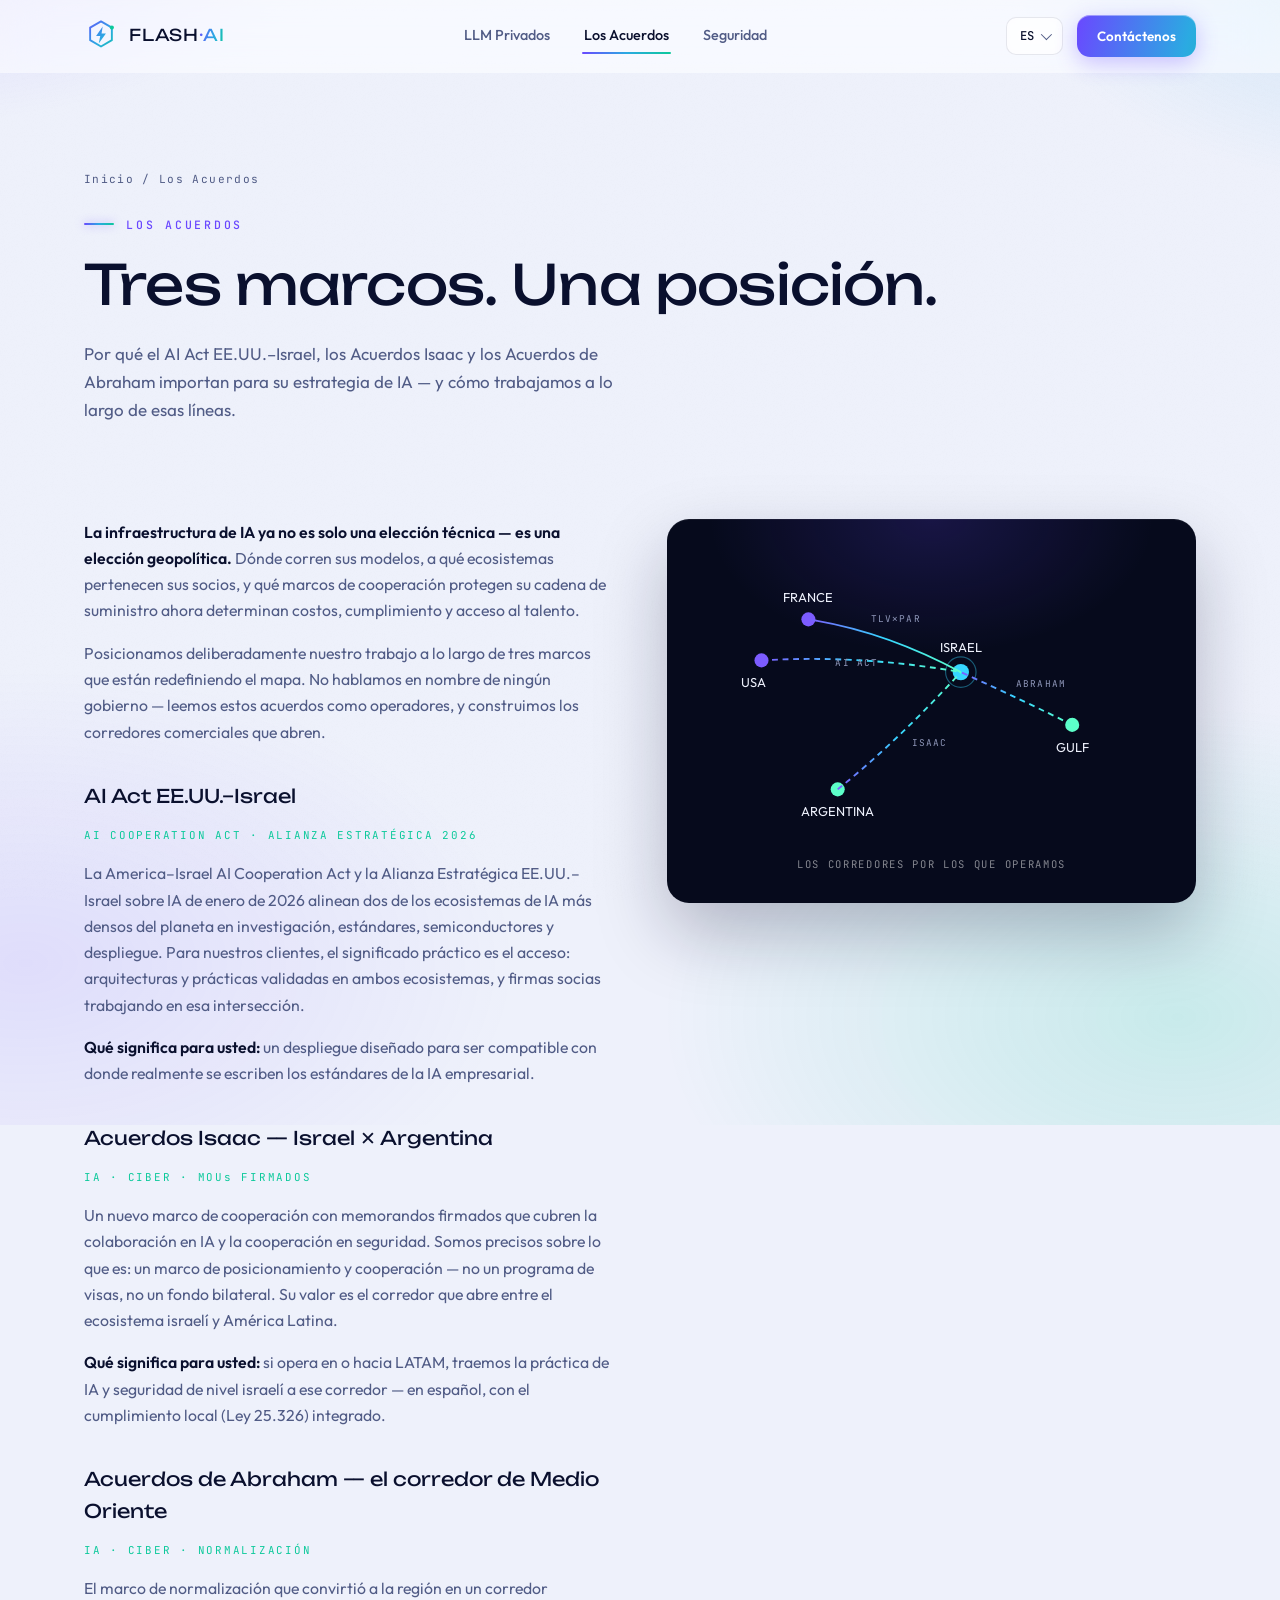
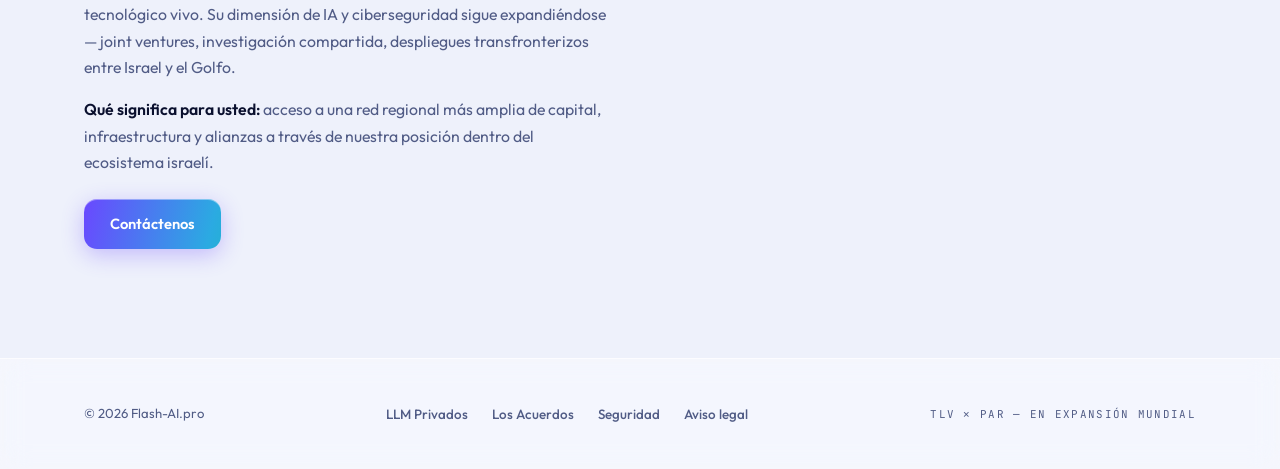
<file: es/accords.html>
<!DOCTYPE html><html lang="es"><head><meta charset="UTF-8"><meta name="viewport" content="width=device-width, initial-scale=1.0"><title>AI Act EE.UU.–Israel, Acuerdos Isaac y Abraham — Estrategia IA | Flash-AI.pro</title><meta name="description" content="Por qué el AI Act EE.UU.–Israel, los Acuerdos Isaac y los Acuerdos de Abraham importan para su estrategia de IA — y cómo trabajamos a lo largo de esas líneas."><meta name="robots" content="index,follow,max-image-preview:large"><link rel="canonical" href="https://flash-ai.pro/es/accords.html"><link rel="alternate" hreflang="en" href="https://flash-ai.pro/accords.html"><link rel="alternate" hreflang="fr" href="https://flash-ai.pro/fr/accords.html"><link rel="alternate" hreflang="es" href="https://flash-ai.pro/es/accords.html"><link rel="alternate" hreflang="x-default" href="https://flash-ai.pro/accords.html"><meta property="og:type" content="website"><meta property="og:site_name" content="Flash-AI.pro"><meta property="og:title" content="AI Act EE.UU.–Israel, Acuerdos Isaac y Abraham — Estrategia IA | Flash-AI.pro"><meta property="og:description" content="Por qué el AI Act EE.UU.–Israel, los Acuerdos Isaac y los Acuerdos de Abraham importan para su estrategia de IA — y cómo trabajamos a lo largo de esas líneas."><meta property="og:url" content="https://flash-ai.pro/es/accords.html"><meta property="og:locale" content="es_ES"><meta name="twitter:card" content="summary_large_image"><meta name="twitter:title" content="AI Act EE.UU.–Israel, Acuerdos Isaac y Abraham — Estrategia IA | Flash-AI.pro"><meta name="twitter:description" content="Por qué el AI Act EE.UU.–Israel, los Acuerdos Isaac y los Acuerdos de Abraham importan para su estrategia de IA — y cómo trabajamos a lo largo de esas líneas."><meta name="theme-color" content="#6A48FF"><script type="application/ld+json">{"@context":"https://schema.org","@type":"BreadcrumbList","itemListElement":[{"@type":"ListItem","position":1,"name":"Home","item":"https://flash-ai.pro/es/"},{"@type":"ListItem","position":2,"name":"Los Acuerdos","item":"https://flash-ai.pro/es/accords.html"}]}</script><link rel="preconnect" href="https://fonts.googleapis.com"><link rel="preconnect" href="https://fonts.gstatic.com" crossorigin><link href="https://fonts.googleapis.com/css2?family=Unbounded:wght@300;400&family=Outfit:wght@400;500;600&family=JetBrains+Mono:wght@400;500&display=swap" rel="stylesheet"><link rel="icon" type="image/svg+xml" href="/assets/favicon.svg?v=12"><meta property="og:image" content="https://flash-ai.pro/assets/og.svg"><meta property="og:image:width" content="1200"><meta property="og:image:height" content="630"><meta property="og:image:alt" content="Flash-AI.pro — LLM privado e infraestructura de IA soberana, Tel Aviv × París"><meta name="twitter:image" content="https://flash-ai.pro/assets/og.svg"><link rel="stylesheet" href="/assets/style.css?v=12"></head><body><nav><div class="wrap nav-in"><a class="logo" href="/es/index.html"><svg viewBox="0 0 36 36" fill="none" xmlns="http://www.w3.org/2000/svg"><defs><linearGradient id="lg" x1="0" y1="0" x2="36" y2="36" gradientUnits="userSpaceOnUse"><stop stop-color="#6A48FF"/><stop offset=".55" stop-color="#2BAAE2"/><stop offset="1" stop-color="#0CC99B"/></linearGradient></defs><path d="M18 2.5l11.5 6.6v13.3L18 29.1 6.5 22.4V9.1L18 2.5z" stroke="url(#lg)" stroke-width="2" stroke-linejoin="round"/><path d="M19.8 8l-7 10h4.4l-1.6 8 7.6-10.6h-4.6L19.8 8z" fill="url(#lg)"/><circle cx="29.5" cy="9.1" r="2.2" fill="#0CC99B"/></svg><span class="wordmark">FLASH<em>·AI</em></span></a><div class="nav-center"><a href="/es/llm.html">LLM Privados</a><a href="/es/accords.html" class="here">Los Acuerdos</a><a href="/es/security.html">Seguridad</a></div><div class="nav-right"><details class="lang-dd"><summary>ES</summary><div class="lang-menu"><a href="/index.html">English</a><a href="/fr/index.html">Français</a><a href="/es/index.html" class="on">Español</a></div></details><a class="btn btn-grad nav-cta" href="/es/index.html#contact">Contáctenos</a></div></div></nav>
<header class="page-hero"><div class="wrap">
<p class="crumbs"><a href="/es/index.html">Inicio</a> / Los Acuerdos</p>
<p class="eyebrow">Los Acuerdos</p>
<h1>Tres marcos. Una posición.</h1>
<p class="hero-sub">Por qué el AI Act EE.UU.–Israel, los Acuerdos Isaac y los Acuerdos de Abraham importan para su estrategia de IA — y cómo trabajamos a lo largo de esas líneas.</p>
</div></header>
<section style="padding-top:30px"><div class="wrap"><div class="duo">
<div class="prose rv"><p><strong>La infraestructura de IA ya no es solo una elección técnica — es una elección geopolítica.</strong> Dónde corren sus modelos, a qué ecosistemas pertenecen sus socios, y qué marcos de cooperación protegen su cadena de suministro ahora determinan costos, cumplimiento y acceso al talento.</p><p>Posicionamos deliberadamente nuestro trabajo a lo largo de tres marcos que están redefiniendo el mapa. No hablamos en nombre de ningún gobierno — leemos estos acuerdos como operadores, y construimos los corredores comerciales que abren.</p>
<h3 id="aicat">AI Act EE.UU.–Israel</h3>
<p class="mono" style="font-size:.68rem;letter-spacing:.16em;color:var(--mint);margin-bottom:10px">AI COOPERATION ACT · ALIANZA ESTRATÉGICA 2026</p>
<p>La America–Israel AI Cooperation Act y la Alianza Estratégica EE.UU.–Israel sobre IA de enero de 2026 alinean dos de los ecosistemas de IA más densos del planeta en investigación, estándares, semiconductores y despliegue. Para nuestros clientes, el significado práctico es el acceso: arquitecturas y prácticas validadas en ambos ecosistemas, y firmas socias trabajando en esa intersección.</p><p><strong>Qué significa para usted:</strong> un despliegue diseñado para ser compatible con donde realmente se escriben los estándares de la IA empresarial.</p>
<h3 id="isaac">Acuerdos Isaac — Israel ✕ Argentina</h3>
<p class="mono" style="font-size:.68rem;letter-spacing:.16em;color:var(--mint);margin-bottom:10px">IA · CIBER · MOUs FIRMADOS</p>
<p>Un nuevo marco de cooperación con memorandos firmados que cubren la colaboración en IA y la cooperación en seguridad. Somos precisos sobre lo que es: un marco de posicionamiento y cooperación — no un programa de visas, no un fondo bilateral. Su valor es el corredor que abre entre el ecosistema israelí y América Latina.</p><p><strong>Qué significa para usted:</strong> si opera en o hacia LATAM, traemos la práctica de IA y seguridad de nivel israelí a ese corredor — en español, con el cumplimiento local (Ley 25.326) integrado.</p>
<h3 id="abraham">Acuerdos de Abraham — el corredor de Medio Oriente</h3>
<p class="mono" style="font-size:.68rem;letter-spacing:.16em;color:var(--mint);margin-bottom:10px">IA · CIBER · NORMALIZACIÓN</p>
<p>El marco de normalización que convirtió a la región en un corredor tecnológico vivo. Su dimensión de IA y ciberseguridad sigue expandiéndose — joint ventures, investigación compartida, despliegues transfronterizos entre Israel y el Golfo.</p><p><strong>Qué significa para usted:</strong> acceso a una red regional más amplia de capital, infraestructura y alianzas a través de nuestra posición dentro del ecosistema israelí.</p>
<a class="btn btn-grad" href="/es/index.html#contact" style="margin-top:24px">Contáctenos</a>
</div>
<div class="diagram rv"><svg viewBox="0 0 400 250" xmlns="http://www.w3.org/2000/svg">
<defs><linearGradient id="g2" x1="0" y1="0" x2="1" y2="0"><stop offset="0" stop-color="#7C5CFF"/><stop offset=".5" stop-color="#36D6FF"/><stop offset="1" stop-color="#5CFFC9"/></linearGradient></defs>
<circle cx="225" cy="105" r="7" fill="#36D6FF"/><circle cx="225" cy="105" r="13" fill="none" stroke="#36D6FF" opacity=".4"/>
<text x="225" y="88" fill="#EDF0FB" font-family="Outfit" font-size="11" text-anchor="middle">ISRAEL</text>
<circle cx="95" cy="60" r="6" fill="#7C5CFF"/>
<text x="95" y="45" fill="#EDF0FB" font-family="Outfit" font-size="11" text-anchor="middle">FRANCE</text>
<circle cx="55" cy="95" r="6" fill="#7C5CFF"/>
<text x="48" y="118" fill="#EDF0FB" font-family="Outfit" font-size="11" text-anchor="middle">USA</text>
<circle cx="120" cy="205" r="6" fill="#5CFFC9"/>
<text x="120" y="228" fill="#EDF0FB" font-family="Outfit" font-size="11" text-anchor="middle">ARGENTINA</text>
<circle cx="320" cy="150" r="6" fill="#5CFFC9"/>
<text x="320" y="173" fill="#EDF0FB" font-family="Outfit" font-size="11" text-anchor="middle">GULF</text>
<path d="M95 60Q160 70 225 105" fill="none" stroke="url(#g2)" stroke-width="1.6"/>
<path d="M55 95Q140 90 225 105" fill="none" stroke="url(#g2)" stroke-width="1.6" stroke-dasharray="5 4"/>
<path d="M120 205Q170 165 225 105" fill="none" stroke="url(#g2)" stroke-width="1.6" stroke-dasharray="5 4"/>
<path d="M320 150Q280 130 225 105" fill="none" stroke="url(#g2)" stroke-width="1.6" stroke-dasharray="5 4"/>
<text x="148" y="62" fill="#8E96B8" font-family="JetBrains Mono" font-size="8" letter-spacing="1">TLV✕PAR</text>
<text x="118" y="100" fill="#8E96B8" font-family="JetBrains Mono" font-size="8" letter-spacing="1">AI ACT</text>
<text x="183" y="168" fill="#8E96B8" font-family="JetBrains Mono" font-size="8" letter-spacing="1">ISAAC</text>
<text x="272" y="118" fill="#8E96B8" font-family="JetBrains Mono" font-size="8" letter-spacing="1">ABRAHAM</text>
</svg><p class="cap">LOS CORREDORES POR LOS QUE OPERAMOS</p></div>
</div></div></section>
<footer><div class="wrap foot-in"><span>© 2026 Flash-AI.pro</span><div class="foot-links"><a href="/es/llm.html">LLM Privados</a><a href="/es/accords.html">Los Acuerdos</a><a href="/es/security.html">Seguridad</a><a href="/es/legal.html">Aviso legal</a></div><span class="mono" style="font-size:.68rem;letter-spacing:.12em">TLV ✕ PAR — EN EXPANSIÓN MUNDIAL</span></div></footer><script src="/assets/fx.js?v=12"></script></body></html>
</file>
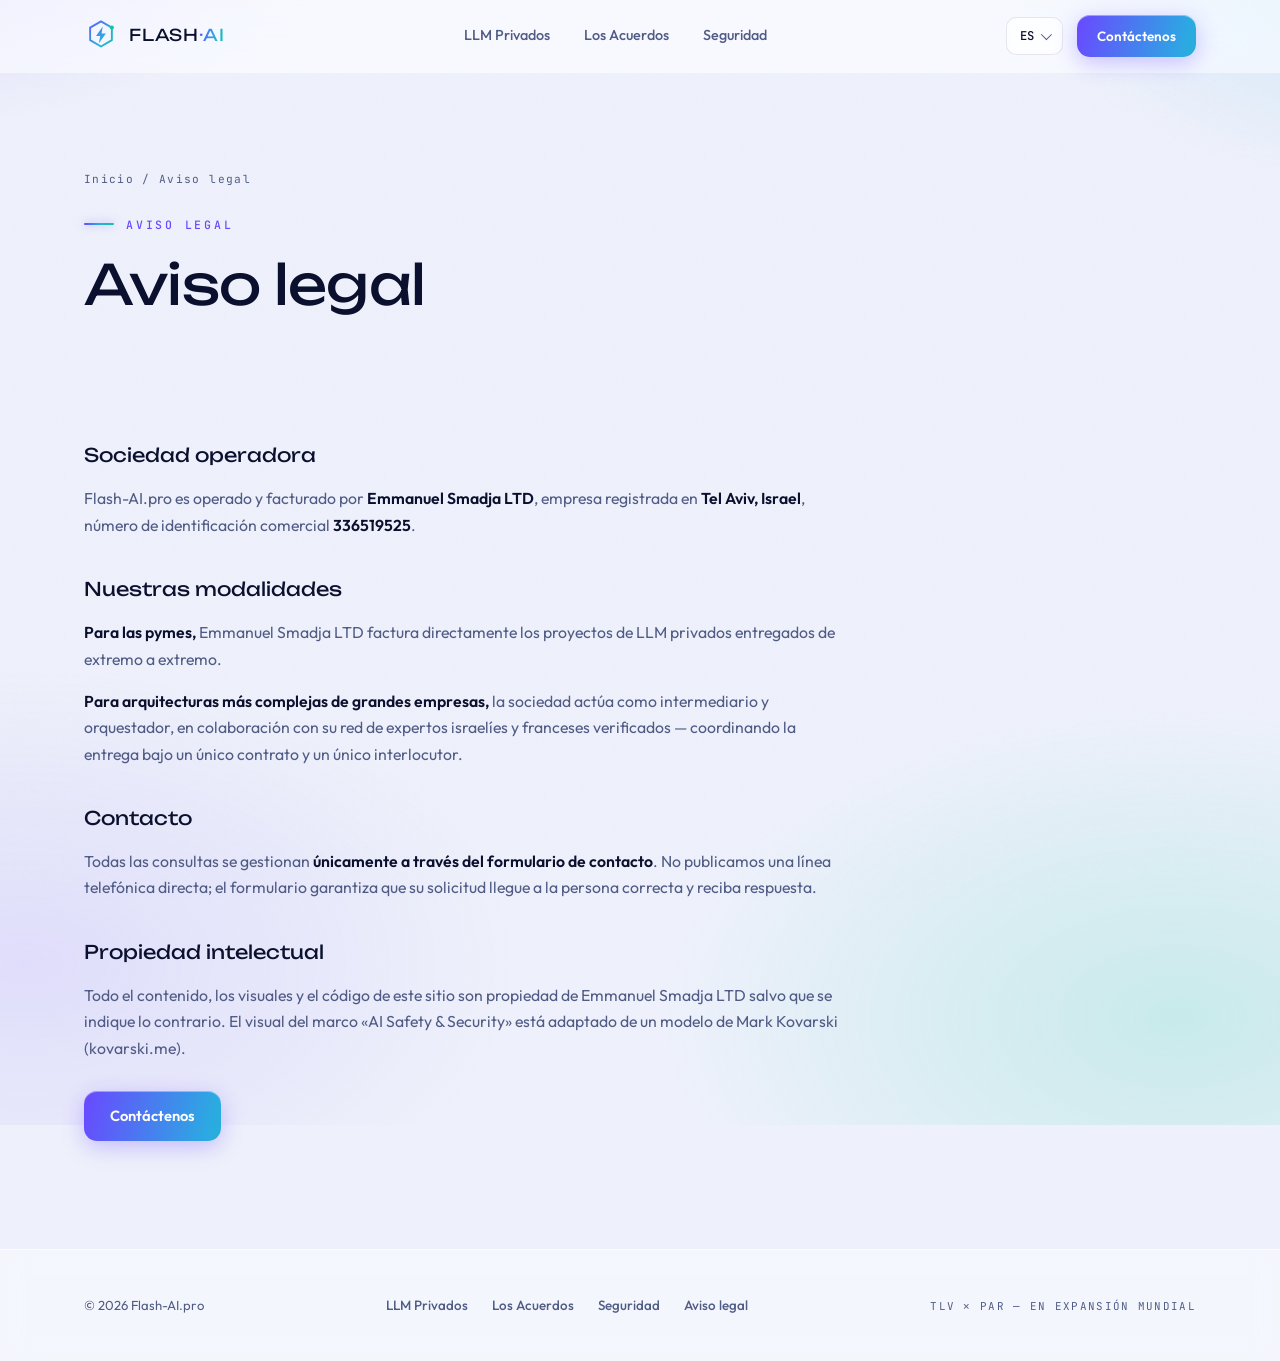
<file: es/legal.html>
<!DOCTYPE html><html lang="es"><head><meta charset="UTF-8"><meta name="viewport" content="width=device-width, initial-scale=1.0"><title>Aviso legal — Flash-AI.pro</title><meta name="description" content="Aviso legal de Flash-AI.pro — sociedad operadora Emmanuel Smadja LTD (Tel Aviv), modalidades de colaboración, contacto y propiedad intelectual."><meta name="robots" content="index,follow,max-image-preview:large"><link rel="canonical" href="https://flash-ai.pro/es/legal.html"><link rel="alternate" hreflang="en" href="https://flash-ai.pro/legal.html"><link rel="alternate" hreflang="fr" href="https://flash-ai.pro/fr/legal.html"><link rel="alternate" hreflang="es" href="https://flash-ai.pro/es/legal.html"><link rel="alternate" hreflang="x-default" href="https://flash-ai.pro/legal.html"><meta property="og:type" content="website"><meta property="og:site_name" content="Flash-AI.pro"><meta property="og:title" content="Aviso legal — Flash-AI.pro"><meta property="og:description" content="Aviso legal de Flash-AI.pro — sociedad operadora Emmanuel Smadja LTD (Tel Aviv), modalidades de colaboración, contacto y propiedad intelectual."><meta property="og:url" content="https://flash-ai.pro/es/legal.html"><meta property="og:locale" content="es_ES"><meta name="twitter:card" content="summary_large_image"><meta name="twitter:title" content="Aviso legal — Flash-AI.pro"><meta name="twitter:description" content="Aviso legal de Flash-AI.pro — sociedad operadora Emmanuel Smadja LTD (Tel Aviv), modalidades de colaboración, contacto y propiedad intelectual."><meta name="theme-color" content="#6A48FF"><script type="application/ld+json">{"@context":"https://schema.org","@type":"BreadcrumbList","itemListElement":[{"@type":"ListItem","position":1,"name":"Home","item":"https://flash-ai.pro/es/"},{"@type":"ListItem","position":2,"name":"Aviso legal","item":"https://flash-ai.pro/es/legal.html"}]}</script><link rel="preconnect" href="https://fonts.googleapis.com"><link rel="preconnect" href="https://fonts.gstatic.com" crossorigin><link href="https://fonts.googleapis.com/css2?family=Unbounded:wght@300;400&family=Outfit:wght@400;500;600&family=JetBrains+Mono:wght@400;500&display=swap" rel="stylesheet"><link rel="icon" type="image/svg+xml" href="/assets/favicon.svg?v=12"><meta property="og:image" content="https://flash-ai.pro/assets/og.svg"><meta property="og:image:width" content="1200"><meta property="og:image:height" content="630"><meta property="og:image:alt" content="Flash-AI.pro — LLM privado e infraestructura de IA soberana, Tel Aviv × París"><meta name="twitter:image" content="https://flash-ai.pro/assets/og.svg"><link rel="stylesheet" href="/assets/style.css?v=12"></head><body><nav><div class="wrap nav-in"><a class="logo" href="/es/index.html"><svg viewBox="0 0 36 36" fill="none" xmlns="http://www.w3.org/2000/svg"><defs><linearGradient id="lg" x1="0" y1="0" x2="36" y2="36" gradientUnits="userSpaceOnUse"><stop stop-color="#6A48FF"/><stop offset=".55" stop-color="#2BAAE2"/><stop offset="1" stop-color="#0CC99B"/></linearGradient></defs><path d="M18 2.5l11.5 6.6v13.3L18 29.1 6.5 22.4V9.1L18 2.5z" stroke="url(#lg)" stroke-width="2" stroke-linejoin="round"/><path d="M19.8 8l-7 10h4.4l-1.6 8 7.6-10.6h-4.6L19.8 8z" fill="url(#lg)"/><circle cx="29.5" cy="9.1" r="2.2" fill="#0CC99B"/></svg><span class="wordmark">FLASH<em>·AI</em></span></a><div class="nav-center"><a href="/es/llm.html">LLM Privados</a><a href="/es/accords.html">Los Acuerdos</a><a href="/es/security.html">Seguridad</a></div><div class="nav-right"><details class="lang-dd"><summary>ES</summary><div class="lang-menu"><a href="/index.html">English</a><a href="/fr/index.html">Français</a><a href="/es/index.html" class="on">Español</a></div></details><a class="btn btn-grad nav-cta" href="/es/index.html#contact">Contáctenos</a></div></div></nav>
<header class="page-hero"><div class="wrap">
<p class="crumbs"><a href="/es/index.html">Inicio</a> / Aviso legal</p>
<p class="eyebrow">Aviso legal</p>
<h1>Aviso legal</h1>
</div></header>
<section style="padding-top:24px"><div class="wrap"><div class="prose rv" style="max-width:760px">
<h3>Sociedad operadora</h3>
<p>Flash-AI.pro es operado y facturado por <strong>Emmanuel Smadja LTD</strong>, empresa registrada en <strong>Tel Aviv, Israel</strong>, número de identificación comercial <strong>336519525</strong>.</p>
<h3>Nuestras modalidades</h3>
<p><strong>Para las pymes,</strong> Emmanuel Smadja LTD factura directamente los proyectos de LLM privados entregados de extremo a extremo.</p>
<p><strong>Para arquitecturas más complejas de grandes empresas,</strong> la sociedad actúa como intermediario y orquestador, en colaboración con su red de expertos israelíes y franceses verificados — coordinando la entrega bajo un único contrato y un único interlocutor.</p>
<h3>Contacto</h3>
<p>Todas las consultas se gestionan <strong>únicamente a través del formulario de contacto</strong>. No publicamos una línea telefónica directa; el formulario garantiza que su solicitud llegue a la persona correcta y reciba respuesta.</p>
<h3>Propiedad intelectual</h3>
<p>Todo el contenido, los visuales y el código de este sitio son propiedad de Emmanuel Smadja LTD salvo que se indique lo contrario. El visual del marco «AI Safety &amp; Security» está adaptado de un modelo de Mark Kovarski (kovarski.me).</p>
<a class="btn btn-grad" href="/es/index.html#contact" style="margin-top:30px">Contáctenos</a>
</div></div></section>
<footer><div class="wrap foot-in"><span>© 2026 Flash-AI.pro</span><div class="foot-links"><a href="/es/llm.html">LLM Privados</a><a href="/es/accords.html">Los Acuerdos</a><a href="/es/security.html">Seguridad</a><a href="/es/legal.html">Aviso legal</a></div><span class="mono" style="font-size:.68rem;letter-spacing:.12em">TLV ✕ PAR — EN EXPANSIÓN MUNDIAL</span></div></footer><script src="/assets/fx.js?v=12"></script></body></html>
</file>
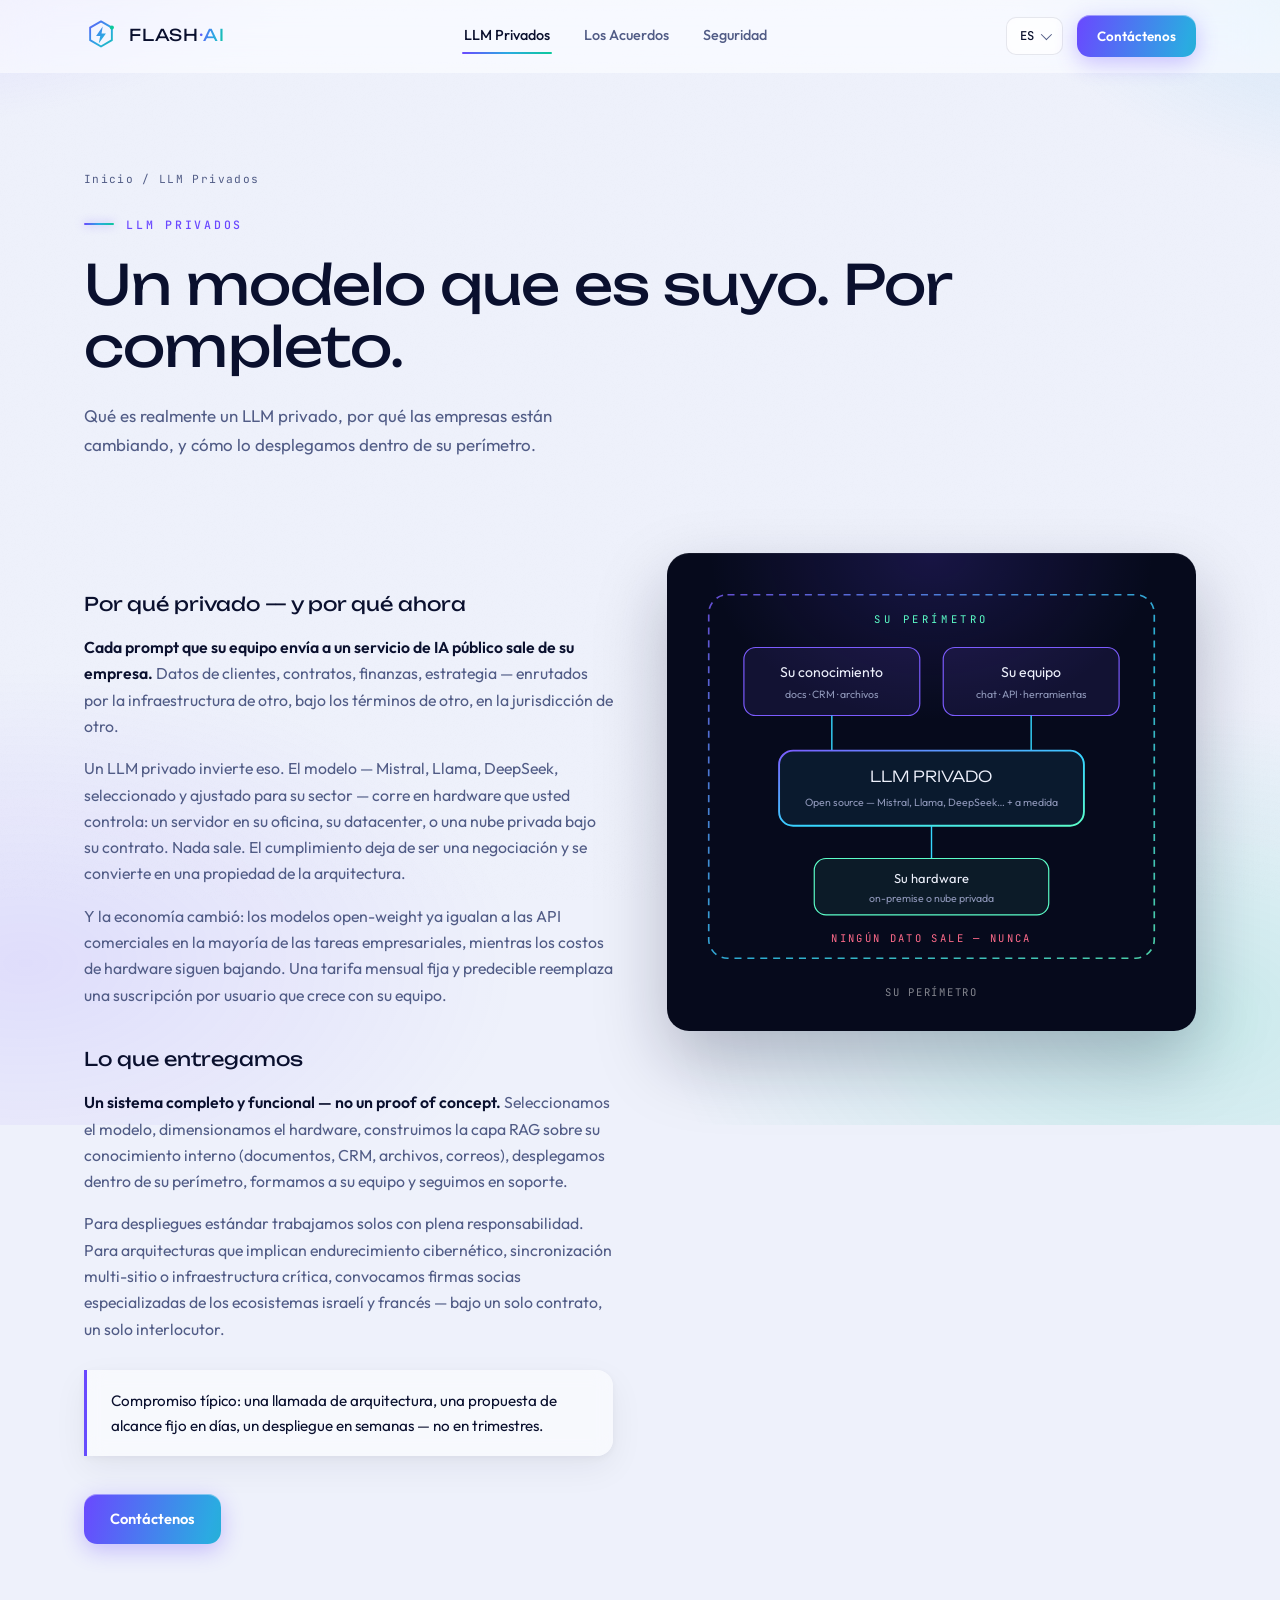
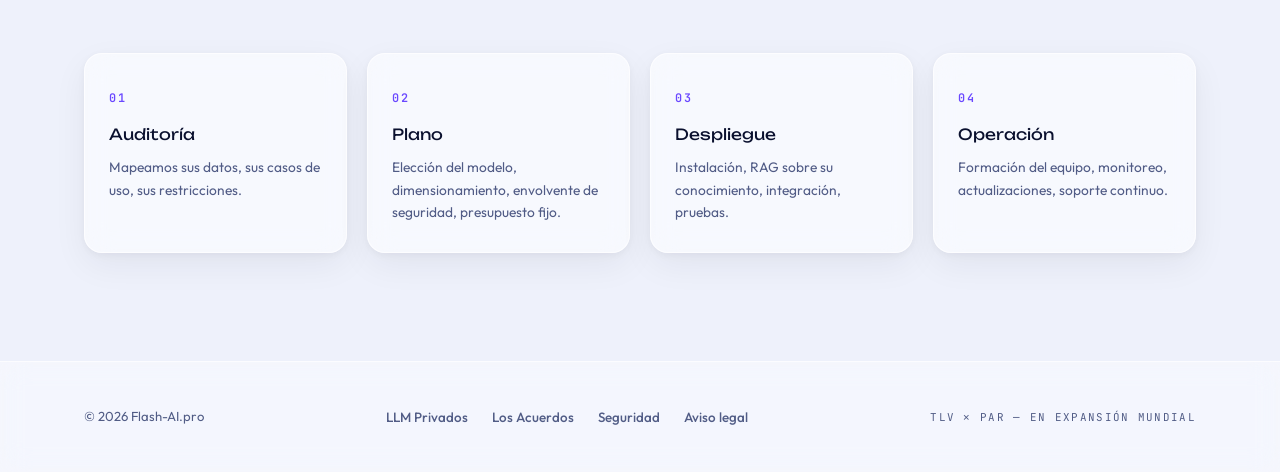
<file: es/llm.html>
<!DOCTYPE html><html lang="es"><head><meta charset="UTF-8"><meta name="viewport" content="width=device-width, initial-scale=1.0"><title>Despliegue de LLM Privado On-Premise — Open Source y A Medida | Flash-AI.pro</title><meta name="description" content="Qué es realmente un LLM privado, por qué las empresas están cambiando, y cómo lo desplegamos dentro de su perímetro."><meta name="robots" content="index,follow,max-image-preview:large"><link rel="canonical" href="https://flash-ai.pro/es/llm.html"><link rel="alternate" hreflang="en" href="https://flash-ai.pro/llm.html"><link rel="alternate" hreflang="fr" href="https://flash-ai.pro/fr/llm.html"><link rel="alternate" hreflang="es" href="https://flash-ai.pro/es/llm.html"><link rel="alternate" hreflang="x-default" href="https://flash-ai.pro/llm.html"><meta property="og:type" content="website"><meta property="og:site_name" content="Flash-AI.pro"><meta property="og:title" content="Despliegue de LLM Privado On-Premise — Open Source y A Medida | Flash-AI.pro"><meta property="og:description" content="Qué es realmente un LLM privado, por qué las empresas están cambiando, y cómo lo desplegamos dentro de su perímetro."><meta property="og:url" content="https://flash-ai.pro/es/llm.html"><meta property="og:locale" content="es_ES"><meta name="twitter:card" content="summary_large_image"><meta name="twitter:title" content="Despliegue de LLM Privado On-Premise — Open Source y A Medida | Flash-AI.pro"><meta name="twitter:description" content="Qué es realmente un LLM privado, por qué las empresas están cambiando, y cómo lo desplegamos dentro de su perímetro."><meta name="theme-color" content="#6A48FF"><script type="application/ld+json">{"@context":"https://schema.org","@type":"BreadcrumbList","itemListElement":[{"@type":"ListItem","position":1,"name":"Home","item":"https://flash-ai.pro/es/"},{"@type":"ListItem","position":2,"name":"LLM Privados","item":"https://flash-ai.pro/es/llm.html"}]}</script><link rel="preconnect" href="https://fonts.googleapis.com"><link rel="preconnect" href="https://fonts.gstatic.com" crossorigin><link href="https://fonts.googleapis.com/css2?family=Unbounded:wght@300;400&family=Outfit:wght@400;500;600&family=JetBrains+Mono:wght@400;500&display=swap" rel="stylesheet"><link rel="icon" type="image/svg+xml" href="/assets/favicon.svg?v=12"><meta property="og:image" content="https://flash-ai.pro/assets/og.svg"><meta property="og:image:width" content="1200"><meta property="og:image:height" content="630"><meta property="og:image:alt" content="Flash-AI.pro — LLM privado e infraestructura de IA soberana, Tel Aviv × París"><meta name="twitter:image" content="https://flash-ai.pro/assets/og.svg"><link rel="stylesheet" href="/assets/style.css?v=12"></head><body><nav><div class="wrap nav-in"><a class="logo" href="/es/index.html"><svg viewBox="0 0 36 36" fill="none" xmlns="http://www.w3.org/2000/svg"><defs><linearGradient id="lg" x1="0" y1="0" x2="36" y2="36" gradientUnits="userSpaceOnUse"><stop stop-color="#6A48FF"/><stop offset=".55" stop-color="#2BAAE2"/><stop offset="1" stop-color="#0CC99B"/></linearGradient></defs><path d="M18 2.5l11.5 6.6v13.3L18 29.1 6.5 22.4V9.1L18 2.5z" stroke="url(#lg)" stroke-width="2" stroke-linejoin="round"/><path d="M19.8 8l-7 10h4.4l-1.6 8 7.6-10.6h-4.6L19.8 8z" fill="url(#lg)"/><circle cx="29.5" cy="9.1" r="2.2" fill="#0CC99B"/></svg><span class="wordmark">FLASH<em>·AI</em></span></a><div class="nav-center"><a href="/es/llm.html" class="here">LLM Privados</a><a href="/es/accords.html">Los Acuerdos</a><a href="/es/security.html">Seguridad</a></div><div class="nav-right"><details class="lang-dd"><summary>ES</summary><div class="lang-menu"><a href="/index.html">English</a><a href="/fr/index.html">Français</a><a href="/es/index.html" class="on">Español</a></div></details><a class="btn btn-grad nav-cta" href="/es/index.html#contact">Contáctenos</a></div></div></nav>
<header class="page-hero"><div class="wrap">
<p class="crumbs"><a href="/es/index.html">Inicio</a> / LLM Privados</p>
<p class="eyebrow">LLM Privados</p>
<h1>Un modelo que es suyo. Por completo.</h1>
<p class="hero-sub">Qué es realmente un LLM privado, por qué las empresas están cambiando, y cómo lo desplegamos dentro de su perímetro.</p>
</div></header>
<section style="padding-top:30px"><div class="wrap"><div class="duo">
<div class="prose rv">
<h3>Por qué privado — y por qué ahora</h3><p><strong>Cada prompt que su equipo envía a un servicio de IA público sale de su empresa.</strong> Datos de clientes, contratos, finanzas, estrategia — enrutados por la infraestructura de otro, bajo los términos de otro, en la jurisdicción de otro.</p><p>Un LLM privado invierte eso. El modelo — Mistral, Llama, DeepSeek, seleccionado y ajustado para su sector — corre en hardware que usted controla: un servidor en su oficina, su datacenter, o una nube privada bajo su contrato. Nada sale. El cumplimiento deja de ser una negociación y se convierte en una propiedad de la arquitectura.</p><p>Y la economía cambió: los modelos open-weight ya igualan a las API comerciales en la mayoría de las tareas empresariales, mientras los costos de hardware siguen bajando. Una tarifa mensual fija y predecible reemplaza una suscripción por usuario que crece con su equipo.</p>
<h3>Lo que entregamos</h3><p><strong>Un sistema completo y funcional — no un proof of concept.</strong> Seleccionamos el modelo, dimensionamos el hardware, construimos la capa RAG sobre su conocimiento interno (documentos, CRM, archivos, correos), desplegamos dentro de su perímetro, formamos a su equipo y seguimos en soporte.</p><p>Para despliegues estándar trabajamos solos con plena responsabilidad. Para arquitecturas que implican endurecimiento cibernético, sincronización multi-sitio o infraestructura crítica, convocamos firmas socias especializadas de los ecosistemas israelí y francés — bajo un solo contrato, un solo interlocutor.</p>
<div class="callout">Compromiso típico: una llamada de arquitectura, una propuesta de alcance fijo en días, un despliegue en semanas — no en trimestres.</div>
<a class="btn btn-grad" href="/es/index.html#contact" style="margin-top:10px">Contáctenos</a>
</div>
<div class="diagram rv"><svg viewBox="0 0 400 330" xmlns="http://www.w3.org/2000/svg">
<defs><linearGradient id="g" x1="0" y1="0" x2="1" y2="1"><stop offset="0" stop-color="#7C5CFF"/><stop offset=".55" stop-color="#36D6FF"/><stop offset="1" stop-color="#5CFFC9"/></linearGradient></defs>
<rect x="10" y="10" width="380" height="310" rx="16" fill="none" stroke="url(#g)" stroke-width="1.4" stroke-dasharray="6 5" opacity=".8"/>
<text x="200" y="34" fill="#5CFFC9" font-family="JetBrains Mono" font-size="9" letter-spacing="3" text-anchor="middle">SU PERÍMETRO</text>
<rect x="40" y="55" width="150" height="58" rx="10" fill="rgba(124,92,255,.10)" stroke="#7C5CFF" stroke-width="1"/>
<text x="115" y="80" fill="#EDF0FB" font-family="Outfit" font-size="12" text-anchor="middle">Su conocimiento</text>
<text x="115" y="98" fill="#8E96B8" font-family="Outfit" font-size="9" text-anchor="middle">docs · CRM · archivos</text>
<rect x="210" y="55" width="150" height="58" rx="10" fill="rgba(124,92,255,.10)" stroke="#7C5CFF" stroke-width="1"/>
<text x="285" y="80" fill="#EDF0FB" font-family="Outfit" font-size="12" text-anchor="middle">Su equipo</text>
<text x="285" y="98" fill="#8E96B8" font-family="Outfit" font-size="9" text-anchor="middle">chat · API · herramientas</text>
<path d="M115 113v30M285 113v30" stroke="#36D6FF" stroke-width="1.2"/>
<rect x="70" y="143" width="260" height="64" rx="12" fill="rgba(54,214,255,.08)" stroke="url(#g)" stroke-width="1.6"/>
<text x="200" y="170" fill="#EDF0FB" font-family="Unbounded" font-weight="300" font-size="13" text-anchor="middle">LLM PRIVADO</text>
<text x="200" y="190" fill="#8E96B8" font-family="Outfit" font-size="9" text-anchor="middle">Open source — Mistral, Llama, DeepSeek… + a medida</text>
<path d="M200 207v28" stroke="#36D6FF" stroke-width="1.2"/>
<rect x="100" y="235" width="200" height="48" rx="10" fill="rgba(92,255,201,.07)" stroke="#5CFFC9" stroke-width="1"/>
<text x="200" y="256" fill="#EDF0FB" font-family="Outfit" font-size="11" text-anchor="middle">Su hardware</text>
<text x="200" y="272" fill="#8E96B8" font-family="Outfit" font-size="9" text-anchor="middle">on-premise o nube privada</text>
<text x="200" y="306" fill="#FF6B8A" font-family="JetBrains Mono" font-size="9" letter-spacing="2" text-anchor="middle">NINGÚN DATO SALE — NUNCA</text>
</svg><p class="cap">SU PERÍMETRO</p></div>
</div></div></section>
<section style="padding-top:0"><div class="wrap">
<div class="steps"><div class="step"><h4>Auditoría</h4><p>Mapeamos sus datos, sus casos de uso, sus restricciones.</p></div><div class="step"><h4>Plano</h4><p>Elección del modelo, dimensionamiento, envolvente de seguridad, presupuesto fijo.</p></div><div class="step"><h4>Despliegue</h4><p>Instalación, RAG sobre su conocimiento, integración, pruebas.</p></div><div class="step"><h4>Operación</h4><p>Formación del equipo, monitoreo, actualizaciones, soporte continuo.</p></div></div>
</div></section>
<footer><div class="wrap foot-in"><span>© 2026 Flash-AI.pro</span><div class="foot-links"><a href="/es/llm.html">LLM Privados</a><a href="/es/accords.html">Los Acuerdos</a><a href="/es/security.html">Seguridad</a><a href="/es/legal.html">Aviso legal</a></div><span class="mono" style="font-size:.68rem;letter-spacing:.12em">TLV ✕ PAR — EN EXPANSIÓN MUNDIAL</span></div></footer><script src="/assets/fx.js?v=12"></script></body></html>
</file>
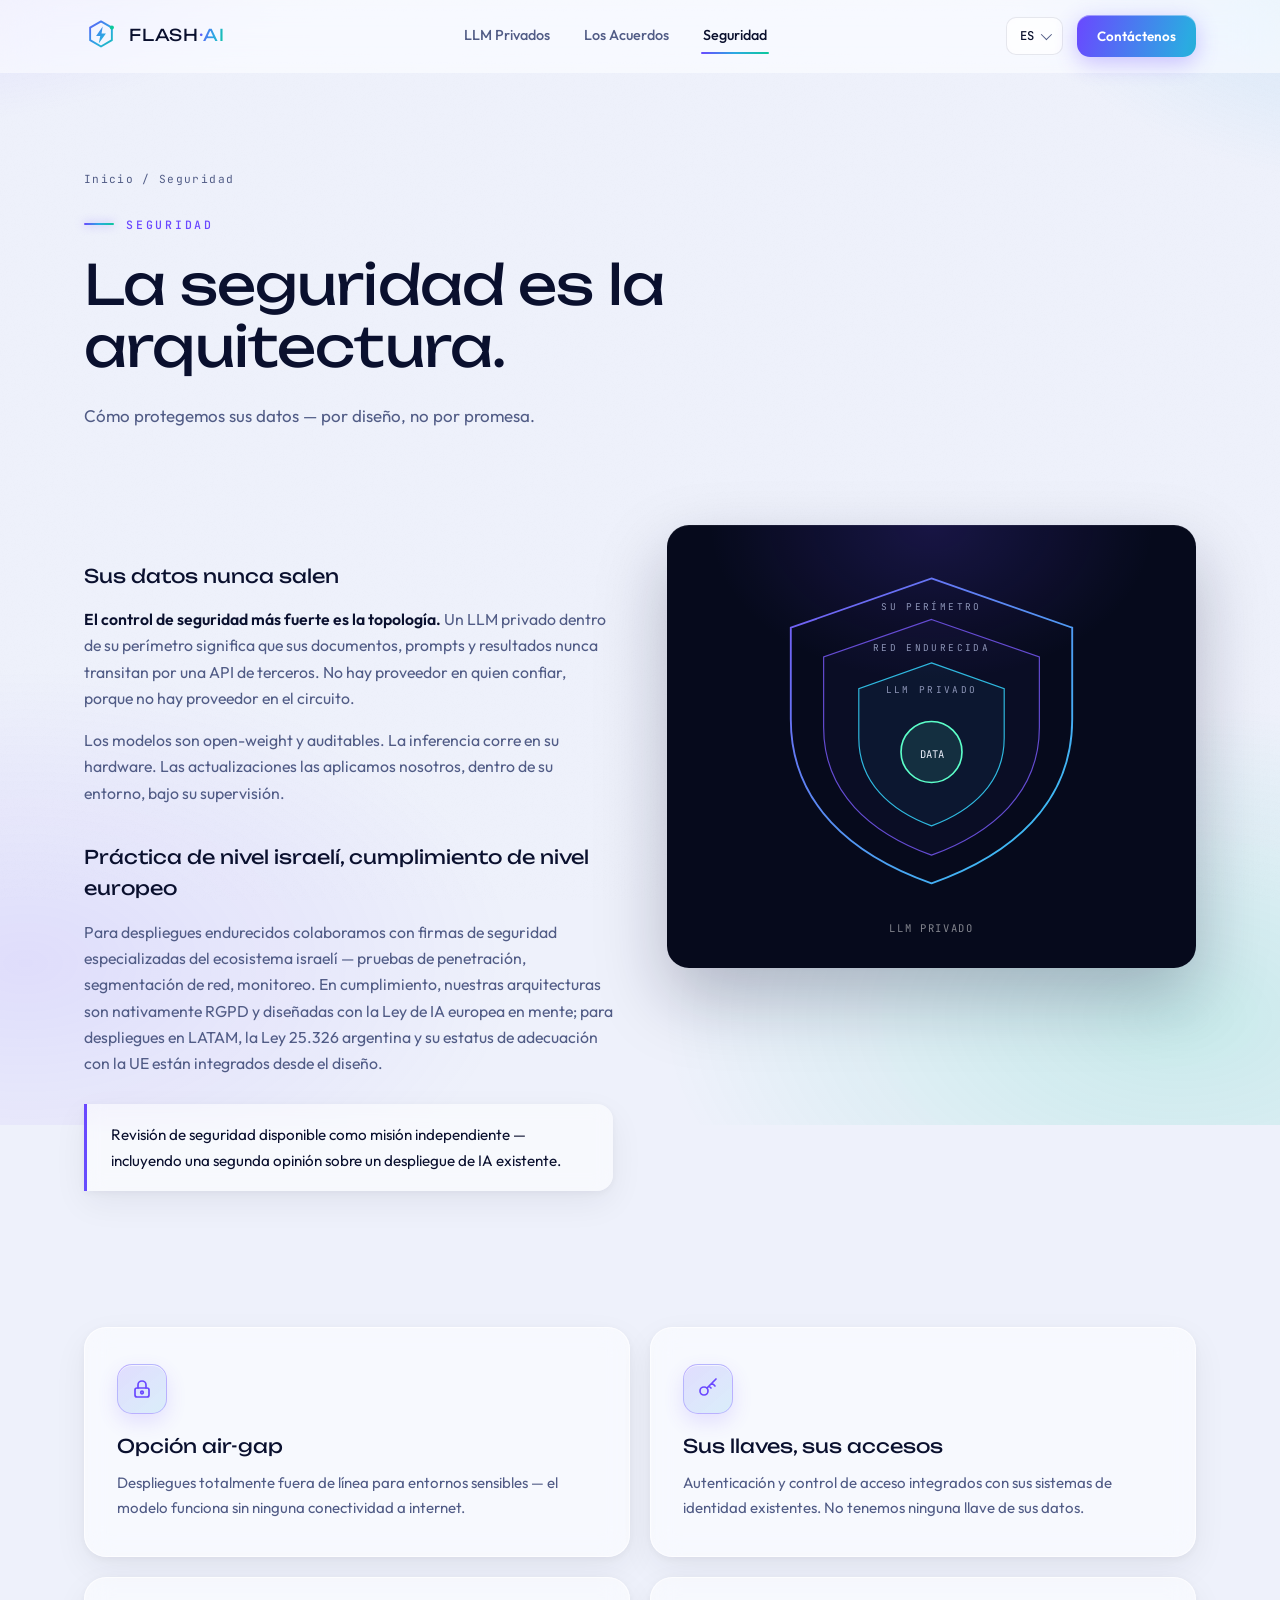
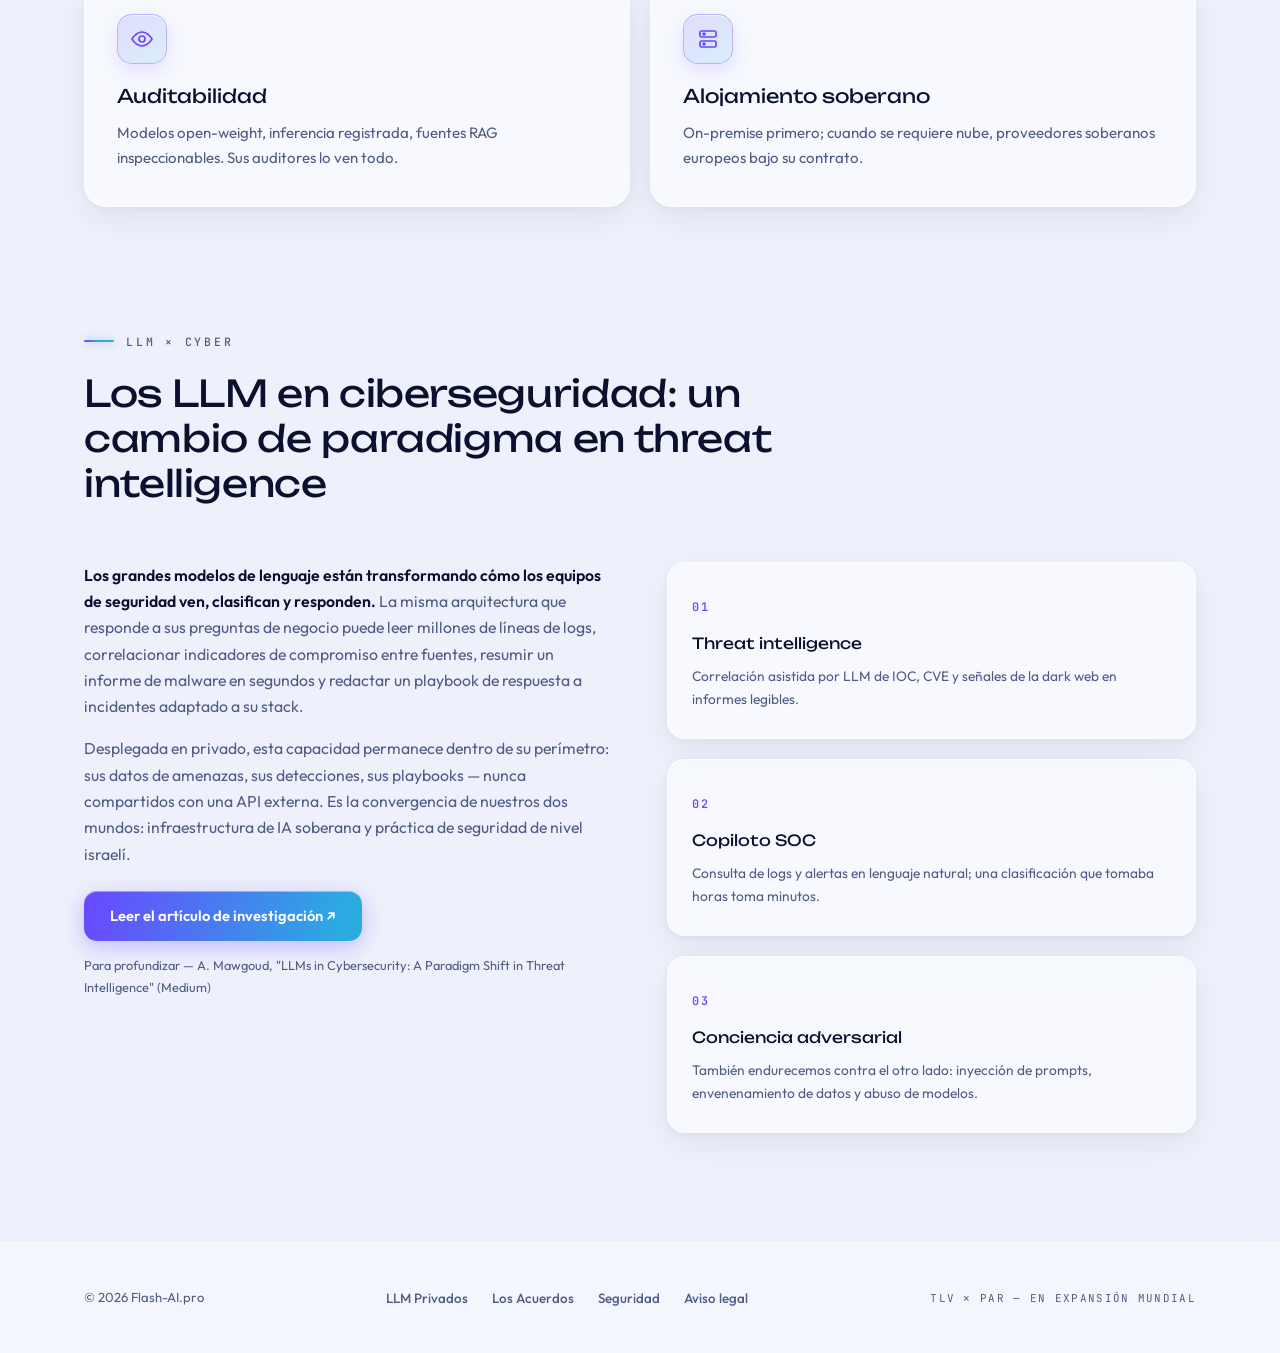
<file: es/security.html>
<!DOCTYPE html><html lang="es"><head><meta charset="UTF-8"><meta name="viewport" content="width=device-width, initial-scale=1.0"><title>Seguridad de Datos IA y Arquitectura LLM Soberana | Flash-AI.pro</title><meta name="description" content="Tus datos nunca salen de tu perímetro: opción air-gap, tus claves, auditabilidad total, alojamiento soberano — práctica israelí, cumplimiento francés."><meta name="robots" content="index,follow,max-image-preview:large"><link rel="canonical" href="https://flash-ai.pro/es/security.html"><link rel="alternate" hreflang="en" href="https://flash-ai.pro/security.html"><link rel="alternate" hreflang="fr" href="https://flash-ai.pro/fr/security.html"><link rel="alternate" hreflang="es" href="https://flash-ai.pro/es/security.html"><link rel="alternate" hreflang="x-default" href="https://flash-ai.pro/security.html"><meta property="og:type" content="website"><meta property="og:site_name" content="Flash-AI.pro"><meta property="og:title" content="Seguridad de Datos IA y Arquitectura LLM Soberana | Flash-AI.pro"><meta property="og:description" content="Tus datos nunca salen de tu perímetro: opción air-gap, tus claves, auditabilidad total, alojamiento soberano — práctica israelí, cumplimiento francés."><meta property="og:url" content="https://flash-ai.pro/es/security.html"><meta property="og:locale" content="es_ES"><meta name="twitter:card" content="summary_large_image"><meta name="twitter:title" content="Seguridad de Datos IA y Arquitectura LLM Soberana | Flash-AI.pro"><meta name="twitter:description" content="Tus datos nunca salen de tu perímetro: opción air-gap, tus claves, auditabilidad total, alojamiento soberano — práctica israelí, cumplimiento francés."><meta name="theme-color" content="#6A48FF"><script type="application/ld+json">{"@context":"https://schema.org","@type":"BreadcrumbList","itemListElement":[{"@type":"ListItem","position":1,"name":"Home","item":"https://flash-ai.pro/es/"},{"@type":"ListItem","position":2,"name":"Seguridad","item":"https://flash-ai.pro/es/security.html"}]}</script><link rel="preconnect" href="https://fonts.googleapis.com"><link rel="preconnect" href="https://fonts.gstatic.com" crossorigin><link href="https://fonts.googleapis.com/css2?family=Unbounded:wght@300;400&family=Outfit:wght@400;500;600&family=JetBrains+Mono:wght@400;500&display=swap" rel="stylesheet"><link rel="icon" type="image/svg+xml" href="/assets/favicon.svg?v=12"><meta property="og:image" content="https://flash-ai.pro/assets/og.svg"><meta property="og:image:width" content="1200"><meta property="og:image:height" content="630"><meta property="og:image:alt" content="Flash-AI.pro — LLM privado e infraestructura de IA soberana, Tel Aviv × París"><meta name="twitter:image" content="https://flash-ai.pro/assets/og.svg"><link rel="stylesheet" href="/assets/style.css?v=12"></head><body><nav><div class="wrap nav-in"><a class="logo" href="/es/index.html"><svg viewBox="0 0 36 36" fill="none" xmlns="http://www.w3.org/2000/svg"><defs><linearGradient id="lg" x1="0" y1="0" x2="36" y2="36" gradientUnits="userSpaceOnUse"><stop stop-color="#6A48FF"/><stop offset=".55" stop-color="#2BAAE2"/><stop offset="1" stop-color="#0CC99B"/></linearGradient></defs><path d="M18 2.5l11.5 6.6v13.3L18 29.1 6.5 22.4V9.1L18 2.5z" stroke="url(#lg)" stroke-width="2" stroke-linejoin="round"/><path d="M19.8 8l-7 10h4.4l-1.6 8 7.6-10.6h-4.6L19.8 8z" fill="url(#lg)"/><circle cx="29.5" cy="9.1" r="2.2" fill="#0CC99B"/></svg><span class="wordmark">FLASH<em>·AI</em></span></a><div class="nav-center"><a href="/es/llm.html">LLM Privados</a><a href="/es/accords.html">Los Acuerdos</a><a href="/es/security.html" class="here">Seguridad</a></div><div class="nav-right"><details class="lang-dd"><summary>ES</summary><div class="lang-menu"><a href="/index.html">English</a><a href="/fr/index.html">Français</a><a href="/es/index.html" class="on">Español</a></div></details><a class="btn btn-grad nav-cta" href="/es/index.html#contact">Contáctenos</a></div></div></nav>
<header class="page-hero"><div class="wrap">
<p class="crumbs"><a href="/es/index.html">Inicio</a> / Seguridad</p>
<p class="eyebrow">Seguridad</p>
<h1>La seguridad es la arquitectura.</h1>
<p class="hero-sub">Cómo protegemos sus datos — por diseño, no por promesa.</p>
</div></header>
<section style="padding-top:30px"><div class="wrap"><div class="duo">
<div class="prose rv">
<h3>Sus datos nunca salen</h3><p><strong>El control de seguridad más fuerte es la topología.</strong> Un LLM privado dentro de su perímetro significa que sus documentos, prompts y resultados nunca transitan por una API de terceros. No hay proveedor en quien confiar, porque no hay proveedor en el circuito.</p><p>Los modelos son open-weight y auditables. La inferencia corre en su hardware. Las actualizaciones las aplicamos nosotros, dentro de su entorno, bajo su supervisión.</p>
<h3>Práctica de nivel israelí, cumplimiento de nivel europeo</h3><p>Para despliegues endurecidos colaboramos con firmas de seguridad especializadas del ecosistema israelí — pruebas de penetración, segmentación de red, monitoreo. En cumplimiento, nuestras arquitecturas son nativamente RGPD y diseñadas con la Ley de IA europea en mente; para despliegues en LATAM, la Ley 25.326 argentina y su estatus de adecuación con la UE están integrados desde el diseño.</p>
<div class="callout">Revisión de seguridad disponible como misión independiente — incluyendo una segunda opinión sobre un despliegue de IA existente.</div>
</div>
<div class="diagram rv"><svg viewBox="0 0 400 300" xmlns="http://www.w3.org/2000/svg">
<defs><linearGradient id="g3" x1="0" y1="0" x2="1" y2="1"><stop offset="0" stop-color="#7C5CFF"/><stop offset="1" stop-color="#36D6FF"/></linearGradient></defs>
<path d="M200 20l120 42v78c0 72-52 116-120 140-68-24-120-68-120-140V62l120-42z" fill="none" stroke="url(#g3)" stroke-width="1.6" opacity=".95"/>
<path d="M200 55l92 32v60c0 56-40 90-92 109-52-19-92-53-92-109V87l92-32z" fill="rgba(124,92,255,.05)" stroke="#7C5CFF" stroke-width="1" opacity=".8"/>
<path d="M200 92l62 22v42c0 38-27 62-62 75-35-13-62-37-62-75v-42l62-22z" fill="rgba(54,214,255,.06)" stroke="#36D6FF" stroke-width="1" opacity=".85"/>
<circle cx="200" cy="168" r="26" fill="rgba(92,255,201,.10)" stroke="#5CFFC9" stroke-width="1.4"/>
<text x="200" y="173" fill="#EDF0FB" font-family="JetBrains Mono" font-size="9" text-anchor="middle">DATA</text>
<text x="200" y="47" fill="#8E96B8" font-family="JetBrains Mono" font-size="8" letter-spacing="2" text-anchor="middle">SU PERÍMETRO</text>
<text x="200" y="82" fill="#8E96B8" font-family="JetBrains Mono" font-size="8" letter-spacing="2" text-anchor="middle">RED ENDURECIDA</text>
<text x="200" y="118" fill="#8E96B8" font-family="JetBrains Mono" font-size="8" letter-spacing="2" text-anchor="middle">LLM PRIVADO</text>
</svg><p class="cap">LLM PRIVADO</p></div>
</div></div></section>
<section style="padding-top:0"><div class="wrap"><div class="bento"><article class="cell half rv"><div class="ico"><svg viewBox="0 0 24 24"><rect x="5" y="11" width="14" height="9" rx="2"/><path d="M8 11V8a4 4 0 018 0v3"/><circle cx="12" cy="15.5" r="1.3"/></svg></div><h3>Opción air-gap</h3><p>Despliegues totalmente fuera de línea para entornos sensibles — el modelo funciona sin ninguna conectividad a internet.</p></article><article class="cell half rv"><div class="ico"><svg viewBox="0 0 24 24"><circle cx="8" cy="14" r="4"/><path d="M11 11L20 2M16 6l3 3M13 9l2 2"/></svg></div><h3>Sus llaves, sus accesos</h3><p>Autenticación y control de acceso integrados con sus sistemas de identidad existentes. No tenemos ninguna llave de sus datos.</p></article><article class="cell half rv"><div class="ico"><svg viewBox="0 0 24 24"><path d="M2 12s4-7 10-7 10 7 10 7-4 7-10 7S2 12 2 12z"/><circle cx="12" cy="12" r="3"/></svg></div><h3>Auditabilidad</h3><p>Modelos open-weight, inferencia registrada, fuentes RAG inspeccionables. Sus auditores lo ven todo.</p></article><article class="cell half rv"><div class="ico"><svg viewBox="0 0 24 24"><rect x="4" y="4" width="16" height="6" rx="1.5"/><rect x="4" y="14" width="16" height="6" rx="1.5"/><circle cx="8" cy="7" r=".9"/><circle cx="8" cy="17" r=".9"/></svg></div><h3>Alojamiento soberano</h3><p>On-premise primero; cuando se requiere nube, proveedores soberanos europeos bajo su contrato.</p></article></div></div></section>
<section style="padding-top:0"><div class="wrap">
<div class="sec-head rv"><p class="eyebrow">LLM × CYBER</p><h2>Los LLM en ciberseguridad: un cambio de paradigma en threat intelligence</h2></div>
<div class="duo">
<div class="prose rv"><p><strong>Los grandes modelos de lenguaje están transformando cómo los equipos de seguridad ven, clasifican y responden.</strong> La misma arquitectura que responde a sus preguntas de negocio puede leer millones de líneas de logs, correlacionar indicadores de compromiso entre fuentes, resumir un informe de malware en segundos y redactar un playbook de respuesta a incidentes adaptado a su stack.</p><p>Desplegada en privado, esta capacidad permanece dentro de su perímetro: sus datos de amenazas, sus detecciones, sus playbooks — nunca compartidos con una API externa. Es la convergencia de nuestros dos mundos: infraestructura de IA soberana y práctica de seguridad de nivel israelí.</p>
<a class="btn btn-grad" href="https://mawgoud.medium.com/large-language-models-llms-in-cybersecurity-a-paradigm-shift-in-threat-intelligence-5e0f7653dc11" target="_blank" rel="noopener" style="margin-top:24px">Leer el artículo de investigación ↗</a>
<p style="margin-top:14px;font-size:.8rem;color:var(--dim)">Para profundizar — A. Mawgoud, "LLMs in Cybersecurity: A Paradigm Shift in Threat Intelligence" (Medium)</p>
</div>
<div class="rv"><div class="steps" style="grid-template-columns:1fr"><div class="step"><h4>Threat intelligence</h4><p>Correlación asistida por LLM de IOC, CVE y señales de la dark web en informes legibles.</p></div><div class="step"><h4>Copiloto SOC</h4><p>Consulta de logs y alertas en lenguaje natural; una clasificación que tomaba horas toma minutos.</p></div><div class="step"><h4>Conciencia adversarial</h4><p>También endurecemos contra el otro lado: inyección de prompts, envenenamiento de datos y abuso de modelos.</p></div></div></div>
</div></div></section>
<footer><div class="wrap foot-in"><span>© 2026 Flash-AI.pro</span><div class="foot-links"><a href="/es/llm.html">LLM Privados</a><a href="/es/accords.html">Los Acuerdos</a><a href="/es/security.html">Seguridad</a><a href="/es/legal.html">Aviso legal</a></div><span class="mono" style="font-size:.68rem;letter-spacing:.12em">TLV ✕ PAR — EN EXPANSIÓN MUNDIAL</span></div></footer><script src="/assets/fx.js?v=12"></script></body></html>
</file>
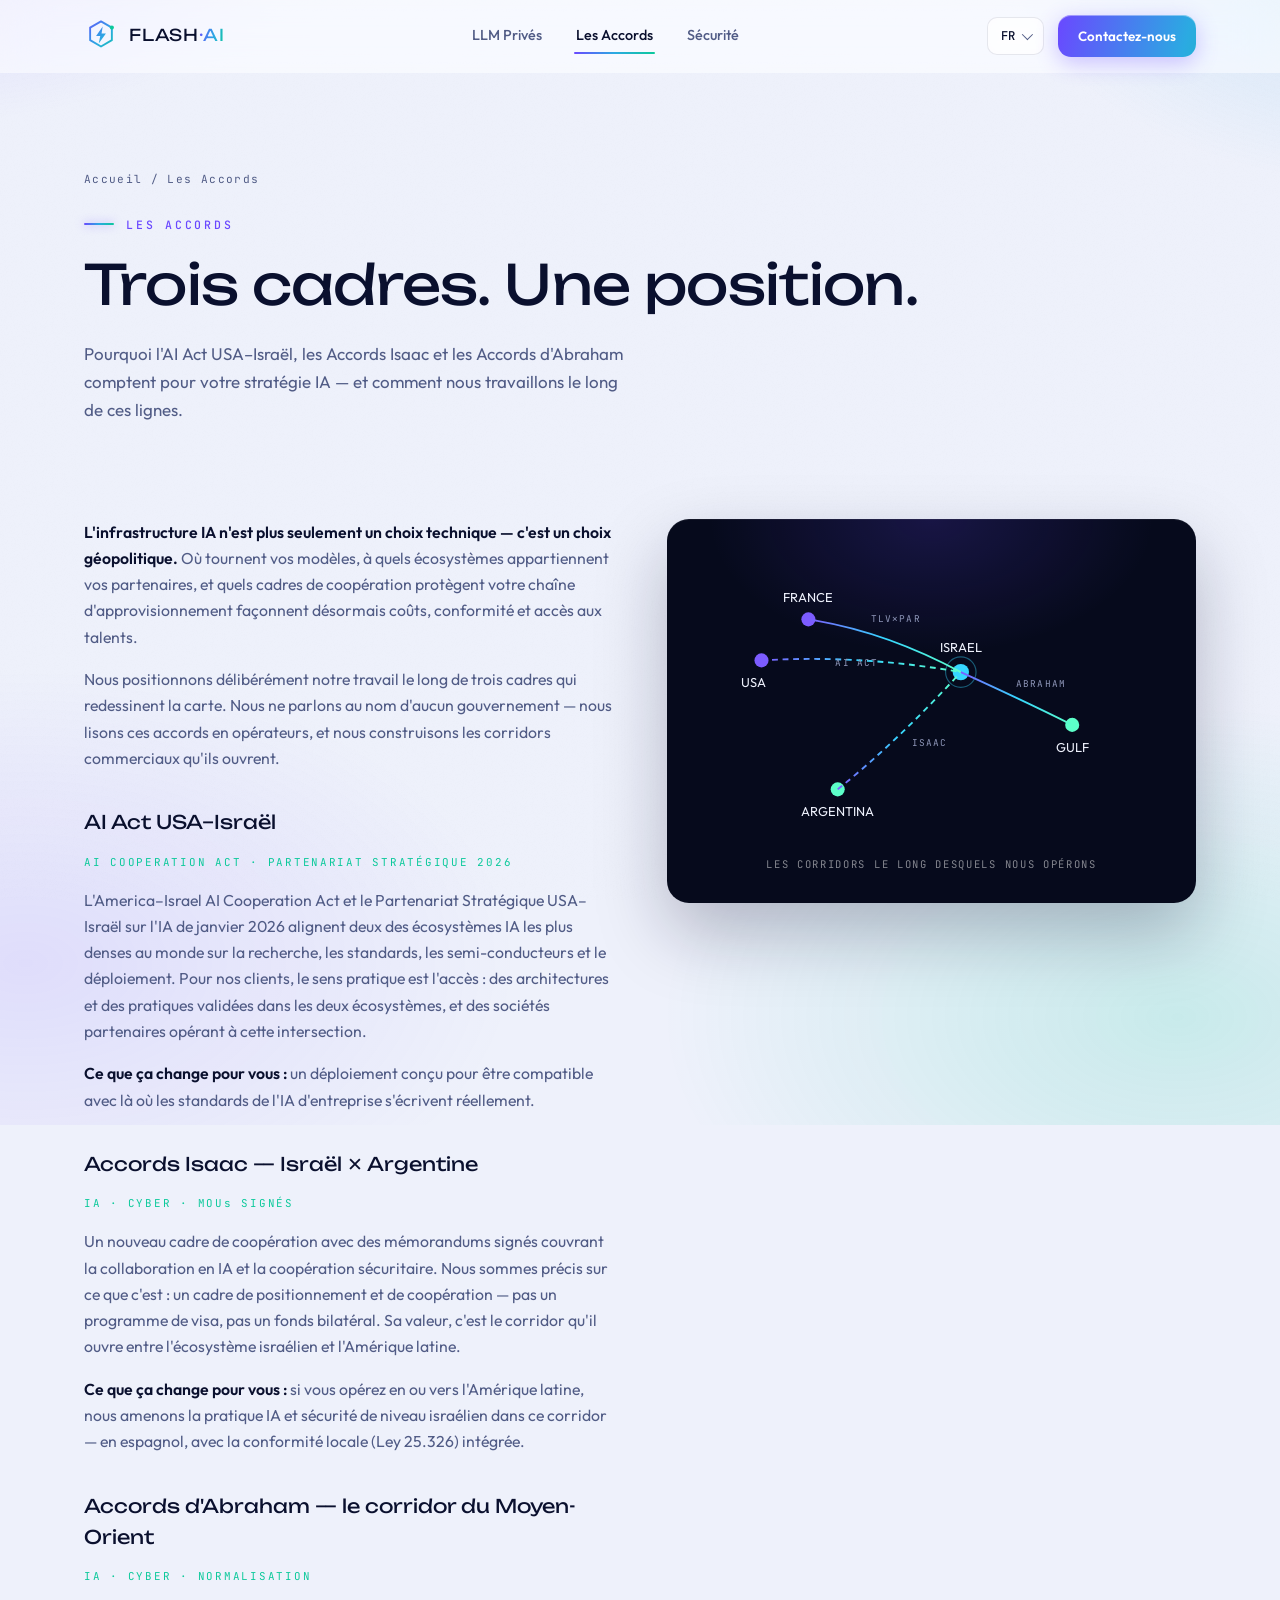
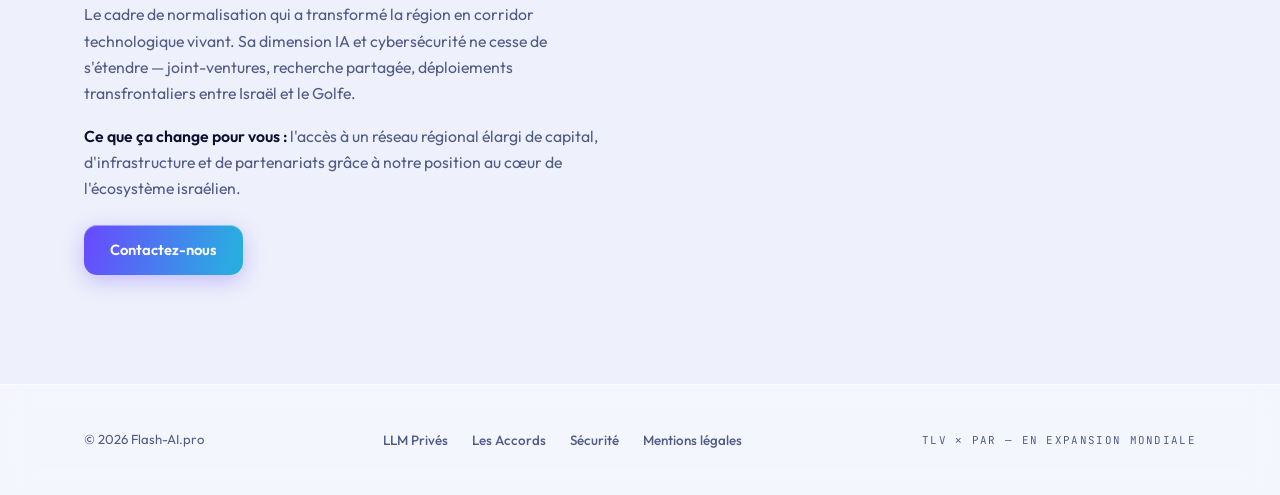
<file: fr/accords.html>
<!DOCTYPE html><html lang="fr"><head><meta charset="UTF-8"><meta name="viewport" content="width=device-width, initial-scale=1.0"><title>AI Act USA–Israël, Accords Isaac & Abraham — Stratégie IA | Flash-AI.pro</title><meta name="description" content="Pourquoi l'AI Act USA–Israël, les Accords Isaac et les Accords d'Abraham comptent pour votre stratégie IA — et comment nous travaillons le long de ces lignes."><meta name="robots" content="index,follow,max-image-preview:large"><link rel="canonical" href="https://flash-ai.pro/fr/accords.html"><link rel="alternate" hreflang="en" href="https://flash-ai.pro/accords.html"><link rel="alternate" hreflang="fr" href="https://flash-ai.pro/fr/accords.html"><link rel="alternate" hreflang="es" href="https://flash-ai.pro/es/accords.html"><link rel="alternate" hreflang="x-default" href="https://flash-ai.pro/accords.html"><meta property="og:type" content="website"><meta property="og:site_name" content="Flash-AI.pro"><meta property="og:title" content="AI Act USA–Israël, Accords Isaac & Abraham — Stratégie IA | Flash-AI.pro"><meta property="og:description" content="Pourquoi l'AI Act USA–Israël, les Accords Isaac et les Accords d'Abraham comptent pour votre stratégie IA — et comment nous travaillons le long de ces lignes."><meta property="og:url" content="https://flash-ai.pro/fr/accords.html"><meta property="og:locale" content="fr_FR"><meta name="twitter:card" content="summary_large_image"><meta name="twitter:title" content="AI Act USA–Israël, Accords Isaac & Abraham — Stratégie IA | Flash-AI.pro"><meta name="twitter:description" content="Pourquoi l'AI Act USA–Israël, les Accords Isaac et les Accords d'Abraham comptent pour votre stratégie IA — et comment nous travaillons le long de ces lignes."><meta name="theme-color" content="#6A48FF"><script type="application/ld+json">{"@context":"https://schema.org","@type":"BreadcrumbList","itemListElement":[{"@type":"ListItem","position":1,"name":"Home","item":"https://flash-ai.pro/fr/"},{"@type":"ListItem","position":2,"name":"Les Accords","item":"https://flash-ai.pro/fr/accords.html"}]}</script><link rel="preconnect" href="https://fonts.googleapis.com"><link rel="preconnect" href="https://fonts.gstatic.com" crossorigin><link href="https://fonts.googleapis.com/css2?family=Unbounded:wght@300;400&family=Outfit:wght@400;500;600&family=JetBrains+Mono:wght@400;500&display=swap" rel="stylesheet"><link rel="icon" type="image/svg+xml" href="/assets/favicon.svg?v=12"><meta property="og:image" content="https://flash-ai.pro/assets/og.svg"><meta property="og:image:width" content="1200"><meta property="og:image:height" content="630"><meta property="og:image:alt" content="Flash-AI.pro — LLM privé &amp; infrastructure IA souveraine, Tel Aviv × Paris"><meta name="twitter:image" content="https://flash-ai.pro/assets/og.svg"><link rel="stylesheet" href="/assets/style.css?v=12"></head><body><nav><div class="wrap nav-in"><a class="logo" href="/fr/index.html"><svg viewBox="0 0 36 36" fill="none" xmlns="http://www.w3.org/2000/svg"><defs><linearGradient id="lg" x1="0" y1="0" x2="36" y2="36" gradientUnits="userSpaceOnUse"><stop stop-color="#6A48FF"/><stop offset=".55" stop-color="#2BAAE2"/><stop offset="1" stop-color="#0CC99B"/></linearGradient></defs><path d="M18 2.5l11.5 6.6v13.3L18 29.1 6.5 22.4V9.1L18 2.5z" stroke="url(#lg)" stroke-width="2" stroke-linejoin="round"/><path d="M19.8 8l-7 10h4.4l-1.6 8 7.6-10.6h-4.6L19.8 8z" fill="url(#lg)"/><circle cx="29.5" cy="9.1" r="2.2" fill="#0CC99B"/></svg><span class="wordmark">FLASH<em>·AI</em></span></a><div class="nav-center"><a href="/fr/llm.html">LLM Privés</a><a href="/fr/accords.html" class="here">Les Accords</a><a href="/fr/security.html">Sécurité</a></div><div class="nav-right"><details class="lang-dd"><summary>FR</summary><div class="lang-menu"><a href="/index.html">English</a><a href="/fr/index.html" class="on">Français</a><a href="/es/index.html">Español</a></div></details><a class="btn btn-grad nav-cta" href="/fr/index.html#contact">Contactez-nous</a></div></div></nav>
<header class="page-hero"><div class="wrap">
<p class="crumbs"><a href="/fr/index.html">Accueil</a> / Les Accords</p>
<p class="eyebrow">Les Accords</p>
<h1>Trois cadres. Une position.</h1>
<p class="hero-sub">Pourquoi l'AI Act USA–Israël, les Accords Isaac et les Accords d'Abraham comptent pour votre stratégie IA — et comment nous travaillons le long de ces lignes.</p>
</div></header>
<section style="padding-top:30px"><div class="wrap"><div class="duo">
<div class="prose rv"><p><strong>L'infrastructure IA n'est plus seulement un choix technique — c'est un choix géopolitique.</strong> Où tournent vos modèles, à quels écosystèmes appartiennent vos partenaires, et quels cadres de coopération protègent votre chaîne d'approvisionnement façonnent désormais coûts, conformité et accès aux talents.</p><p>Nous positionnons délibérément notre travail le long de trois cadres qui redessinent la carte. Nous ne parlons au nom d'aucun gouvernement — nous lisons ces accords en opérateurs, et nous construisons les corridors commerciaux qu'ils ouvrent.</p>
<h3 id="aicat">AI Act USA–Israël</h3>
<p class="mono" style="font-size:.68rem;letter-spacing:.16em;color:var(--mint);margin-bottom:10px">AI COOPERATION ACT · PARTENARIAT STRATÉGIQUE 2026</p>
<p>L'America–Israel AI Cooperation Act et le Partenariat Stratégique USA–Israël sur l'IA de janvier 2026 alignent deux des écosystèmes IA les plus denses au monde sur la recherche, les standards, les semi-conducteurs et le déploiement. Pour nos clients, le sens pratique est l'accès : des architectures et des pratiques validées dans les deux écosystèmes, et des sociétés partenaires opérant à cette intersection.</p><p><strong>Ce que ça change pour vous :</strong> un déploiement conçu pour être compatible avec là où les standards de l'IA d'entreprise s'écrivent réellement.</p>
<h3 id="isaac">Accords Isaac — Israël ✕ Argentine</h3>
<p class="mono" style="font-size:.68rem;letter-spacing:.16em;color:var(--mint);margin-bottom:10px">IA · CYBER · MOUs SIGNÉS</p>
<p>Un nouveau cadre de coopération avec des mémorandums signés couvrant la collaboration en IA et la coopération sécuritaire. Nous sommes précis sur ce que c'est : un cadre de positionnement et de coopération — pas un programme de visa, pas un fonds bilatéral. Sa valeur, c'est le corridor qu'il ouvre entre l'écosystème israélien et l'Amérique latine.</p><p><strong>Ce que ça change pour vous :</strong> si vous opérez en ou vers l'Amérique latine, nous amenons la pratique IA et sécurité de niveau israélien dans ce corridor — en espagnol, avec la conformité locale (Ley 25.326) intégrée.</p>
<h3 id="abraham">Accords d'Abraham — le corridor du Moyen-Orient</h3>
<p class="mono" style="font-size:.68rem;letter-spacing:.16em;color:var(--mint);margin-bottom:10px">IA · CYBER · NORMALISATION</p>
<p>Le cadre de normalisation qui a transformé la région en corridor technologique vivant. Sa dimension IA et cybersécurité ne cesse de s'étendre — joint-ventures, recherche partagée, déploiements transfrontaliers entre Israël et le Golfe.</p><p><strong>Ce que ça change pour vous :</strong> l'accès à un réseau régional élargi de capital, d'infrastructure et de partenariats grâce à notre position au cœur de l'écosystème israélien.</p>
<a class="btn btn-grad" href="/fr/index.html#contact" style="margin-top:24px">Contactez-nous</a>
</div>
<div class="diagram rv"><svg viewBox="0 0 400 250" xmlns="http://www.w3.org/2000/svg">
<defs><linearGradient id="g2" x1="0" y1="0" x2="1" y2="0"><stop offset="0" stop-color="#7C5CFF"/><stop offset=".5" stop-color="#36D6FF"/><stop offset="1" stop-color="#5CFFC9"/></linearGradient></defs>
<circle cx="225" cy="105" r="7" fill="#36D6FF"/><circle cx="225" cy="105" r="13" fill="none" stroke="#36D6FF" opacity=".4"/>
<text x="225" y="88" fill="#EDF0FB" font-family="Outfit" font-size="11" text-anchor="middle">ISRAEL</text>
<circle cx="95" cy="60" r="6" fill="#7C5CFF"/>
<text x="95" y="45" fill="#EDF0FB" font-family="Outfit" font-size="11" text-anchor="middle">FRANCE</text>
<circle cx="55" cy="95" r="6" fill="#7C5CFF"/>
<text x="48" y="118" fill="#EDF0FB" font-family="Outfit" font-size="11" text-anchor="middle">USA</text>
<circle cx="120" cy="205" r="6" fill="#5CFFC9"/>
<text x="120" y="228" fill="#EDF0FB" font-family="Outfit" font-size="11" text-anchor="middle">ARGENTINA</text>
<circle cx="320" cy="150" r="6" fill="#5CFFC9"/>
<text x="320" y="173" fill="#EDF0FB" font-family="Outfit" font-size="11" text-anchor="middle">GULF</text>
<path d="M95 60Q160 70 225 105" fill="none" stroke="url(#g2)" stroke-width="1.6"/>
<path d="M55 95Q140 90 225 105" fill="none" stroke="url(#g2)" stroke-width="1.6" stroke-dasharray="5 4"/>
<path d="M120 205Q170 165 225 105" fill="none" stroke="url(#g2)" stroke-width="1.6" stroke-dasharray="5 4"/>
<path d="M320 150Q280 130 225 105" fill="none" stroke="url(#g2)" stroke-width="1.6" stroke-dasharray="5 4"/>
<text x="148" y="62" fill="#8E96B8" font-family="JetBrains Mono" font-size="8" letter-spacing="1">TLV✕PAR</text>
<text x="118" y="100" fill="#8E96B8" font-family="JetBrains Mono" font-size="8" letter-spacing="1">AI ACT</text>
<text x="183" y="168" fill="#8E96B8" font-family="JetBrains Mono" font-size="8" letter-spacing="1">ISAAC</text>
<text x="272" y="118" fill="#8E96B8" font-family="JetBrains Mono" font-size="8" letter-spacing="1">ABRAHAM</text>
</svg><p class="cap">LES CORRIDORS LE LONG DESQUELS NOUS OPÉRONS</p></div>
</div></div></section>
<footer><div class="wrap foot-in"><span>© 2026 Flash-AI.pro</span><div class="foot-links"><a href="/fr/llm.html">LLM Privés</a><a href="/fr/accords.html">Les Accords</a><a href="/fr/security.html">Sécurité</a><a href="/fr/legal.html">Mentions légales</a></div><span class="mono" style="font-size:.68rem;letter-spacing:.12em">TLV ✕ PAR — EN EXPANSION MONDIALE</span></div></footer><script src="/assets/fx.js?v=12"></script></body></html>
</file>
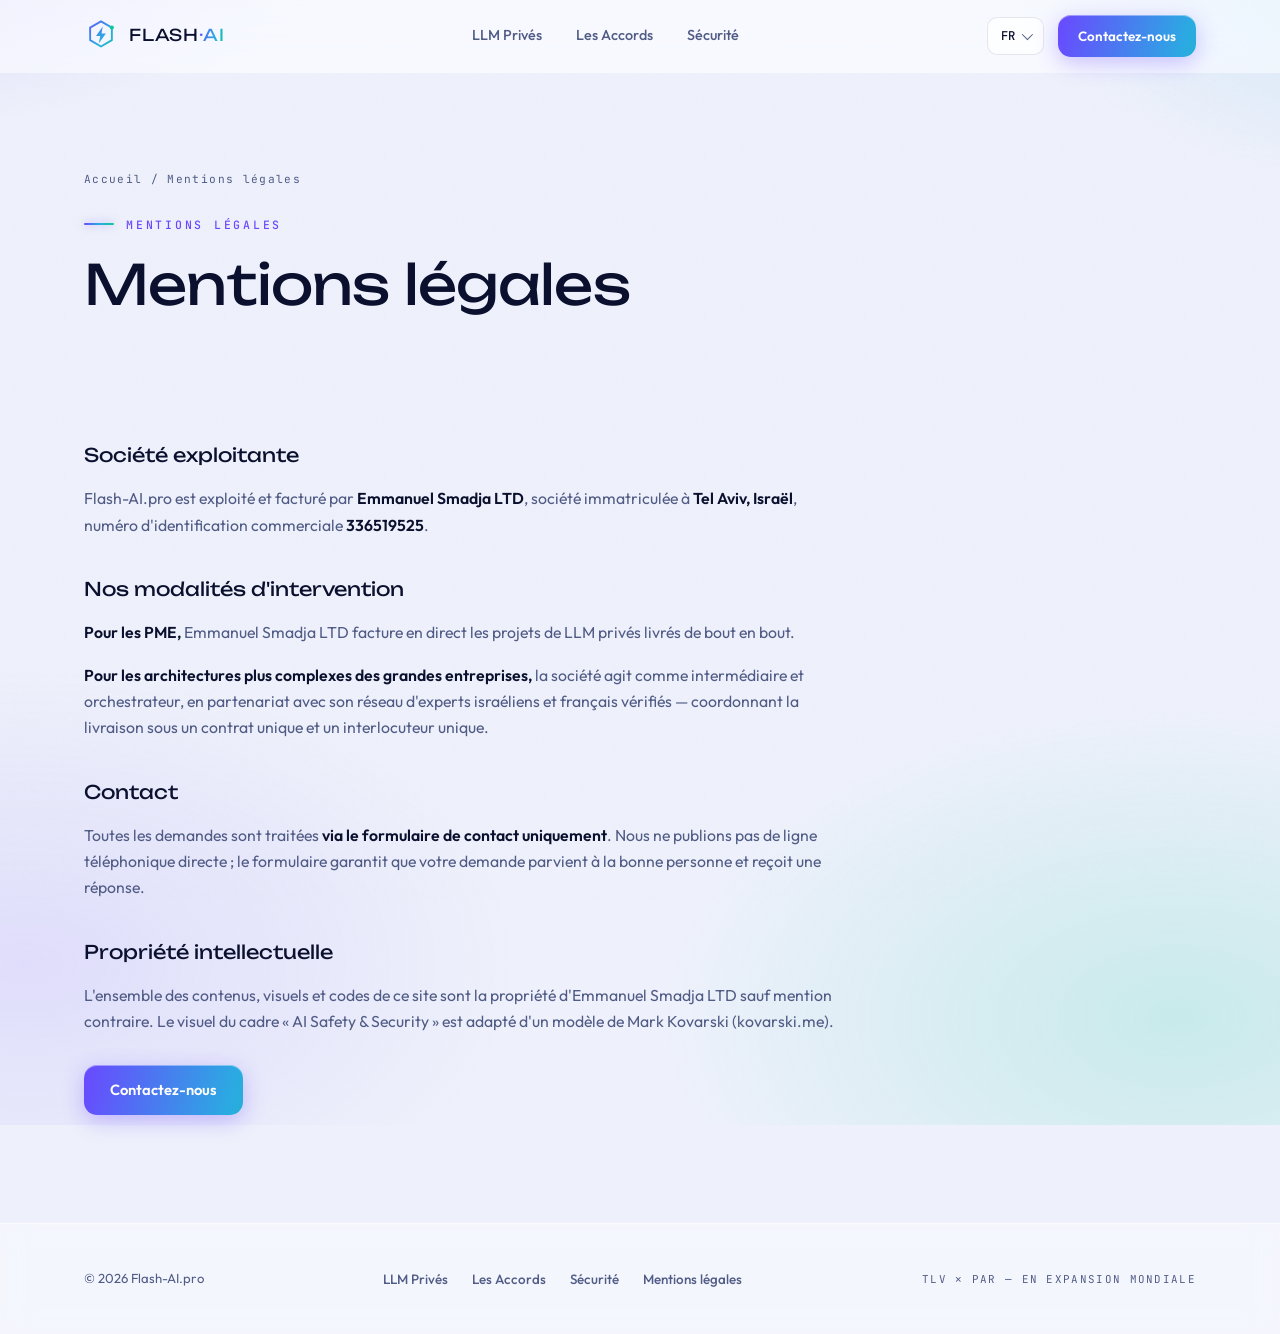
<file: fr/legal.html>
<!DOCTYPE html><html lang="fr"><head><meta charset="UTF-8"><meta name="viewport" content="width=device-width, initial-scale=1.0"><title>Mentions légales — Flash-AI.pro</title><meta name="description" content="Mentions légales de Flash-AI.pro — société exploitante Emmanuel Smadja LTD (Tel Aviv), modalités d’engagement, contact et propriété intellectuelle."><meta name="robots" content="index,follow,max-image-preview:large"><link rel="canonical" href="https://flash-ai.pro/fr/legal.html"><link rel="alternate" hreflang="en" href="https://flash-ai.pro/legal.html"><link rel="alternate" hreflang="fr" href="https://flash-ai.pro/fr/legal.html"><link rel="alternate" hreflang="es" href="https://flash-ai.pro/es/legal.html"><link rel="alternate" hreflang="x-default" href="https://flash-ai.pro/legal.html"><meta property="og:type" content="website"><meta property="og:site_name" content="Flash-AI.pro"><meta property="og:title" content="Mentions légales — Flash-AI.pro"><meta property="og:description" content="Mentions légales de Flash-AI.pro — société exploitante Emmanuel Smadja LTD (Tel Aviv), modalités d’engagement, contact et propriété intellectuelle."><meta property="og:url" content="https://flash-ai.pro/fr/legal.html"><meta property="og:locale" content="fr_FR"><meta name="twitter:card" content="summary_large_image"><meta name="twitter:title" content="Mentions légales — Flash-AI.pro"><meta name="twitter:description" content="Mentions légales de Flash-AI.pro — société exploitante Emmanuel Smadja LTD (Tel Aviv), modalités d’engagement, contact et propriété intellectuelle."><meta name="theme-color" content="#6A48FF"><script type="application/ld+json">{"@context":"https://schema.org","@type":"BreadcrumbList","itemListElement":[{"@type":"ListItem","position":1,"name":"Home","item":"https://flash-ai.pro/fr/"},{"@type":"ListItem","position":2,"name":"Mentions légales","item":"https://flash-ai.pro/fr/legal.html"}]}</script><link rel="preconnect" href="https://fonts.googleapis.com"><link rel="preconnect" href="https://fonts.gstatic.com" crossorigin><link href="https://fonts.googleapis.com/css2?family=Unbounded:wght@300;400&family=Outfit:wght@400;500;600&family=JetBrains+Mono:wght@400;500&display=swap" rel="stylesheet"><link rel="icon" type="image/svg+xml" href="/assets/favicon.svg?v=12"><meta property="og:image" content="https://flash-ai.pro/assets/og.svg"><meta property="og:image:width" content="1200"><meta property="og:image:height" content="630"><meta property="og:image:alt" content="Flash-AI.pro — LLM privé &amp; infrastructure IA souveraine, Tel Aviv × Paris"><meta name="twitter:image" content="https://flash-ai.pro/assets/og.svg"><link rel="stylesheet" href="/assets/style.css?v=12"></head><body><nav><div class="wrap nav-in"><a class="logo" href="/fr/index.html"><svg viewBox="0 0 36 36" fill="none" xmlns="http://www.w3.org/2000/svg"><defs><linearGradient id="lg" x1="0" y1="0" x2="36" y2="36" gradientUnits="userSpaceOnUse"><stop stop-color="#6A48FF"/><stop offset=".55" stop-color="#2BAAE2"/><stop offset="1" stop-color="#0CC99B"/></linearGradient></defs><path d="M18 2.5l11.5 6.6v13.3L18 29.1 6.5 22.4V9.1L18 2.5z" stroke="url(#lg)" stroke-width="2" stroke-linejoin="round"/><path d="M19.8 8l-7 10h4.4l-1.6 8 7.6-10.6h-4.6L19.8 8z" fill="url(#lg)"/><circle cx="29.5" cy="9.1" r="2.2" fill="#0CC99B"/></svg><span class="wordmark">FLASH<em>·AI</em></span></a><div class="nav-center"><a href="/fr/llm.html">LLM Privés</a><a href="/fr/accords.html">Les Accords</a><a href="/fr/security.html">Sécurité</a></div><div class="nav-right"><details class="lang-dd"><summary>FR</summary><div class="lang-menu"><a href="/index.html">English</a><a href="/fr/index.html" class="on">Français</a><a href="/es/index.html">Español</a></div></details><a class="btn btn-grad nav-cta" href="/fr/index.html#contact">Contactez-nous</a></div></div></nav>
<header class="page-hero"><div class="wrap">
<p class="crumbs"><a href="/fr/index.html">Accueil</a> / Mentions légales</p>
<p class="eyebrow">Mentions légales</p>
<h1>Mentions légales</h1>
</div></header>
<section style="padding-top:24px"><div class="wrap"><div class="prose rv" style="max-width:760px">
<h3>Société exploitante</h3>
<p>Flash-AI.pro est exploité et facturé par <strong>Emmanuel Smadja LTD</strong>, société immatriculée à <strong>Tel Aviv, Israël</strong>, numéro d'identification commerciale <strong>336519525</strong>.</p>
<h3>Nos modalités d'intervention</h3>
<p><strong>Pour les PME,</strong> Emmanuel Smadja LTD facture en direct les projets de LLM privés livrés de bout en bout.</p>
<p><strong>Pour les architectures plus complexes des grandes entreprises,</strong> la société agit comme intermédiaire et orchestrateur, en partenariat avec son réseau d'experts israéliens et français vérifiés — coordonnant la livraison sous un contrat unique et un interlocuteur unique.</p>
<h3>Contact</h3>
<p>Toutes les demandes sont traitées <strong>via le formulaire de contact uniquement</strong>. Nous ne publions pas de ligne téléphonique directe ; le formulaire garantit que votre demande parvient à la bonne personne et reçoit une réponse.</p>
<h3>Propriété intellectuelle</h3>
<p>L'ensemble des contenus, visuels et codes de ce site sont la propriété d'Emmanuel Smadja LTD sauf mention contraire. Le visuel du cadre « AI Safety &amp; Security » est adapté d'un modèle de Mark Kovarski (kovarski.me).</p>
<a class="btn btn-grad" href="/fr/index.html#contact" style="margin-top:30px">Contactez-nous</a>
</div></div></section>
<footer><div class="wrap foot-in"><span>© 2026 Flash-AI.pro</span><div class="foot-links"><a href="/fr/llm.html">LLM Privés</a><a href="/fr/accords.html">Les Accords</a><a href="/fr/security.html">Sécurité</a><a href="/fr/legal.html">Mentions légales</a></div><span class="mono" style="font-size:.68rem;letter-spacing:.12em">TLV ✕ PAR — EN EXPANSION MONDIALE</span></div></footer><script src="/assets/fx.js?v=12"></script></body></html>
</file>
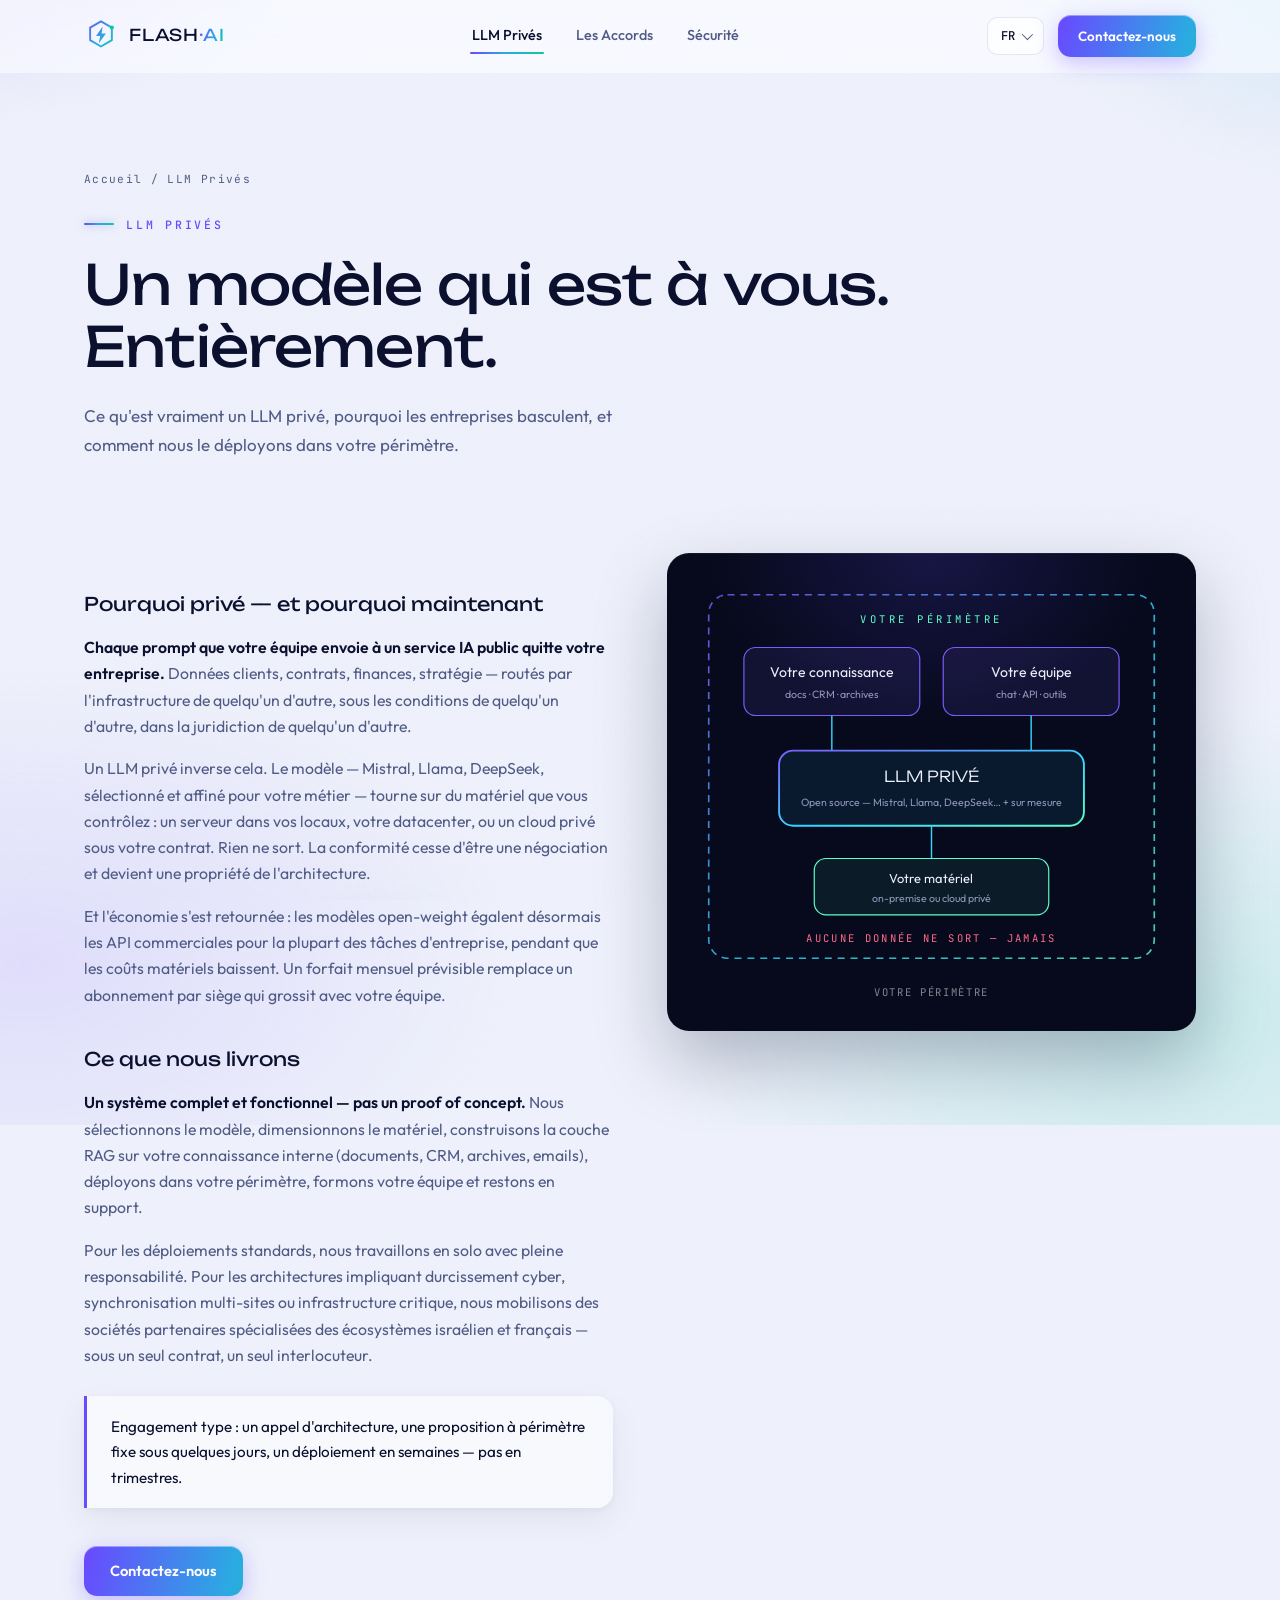
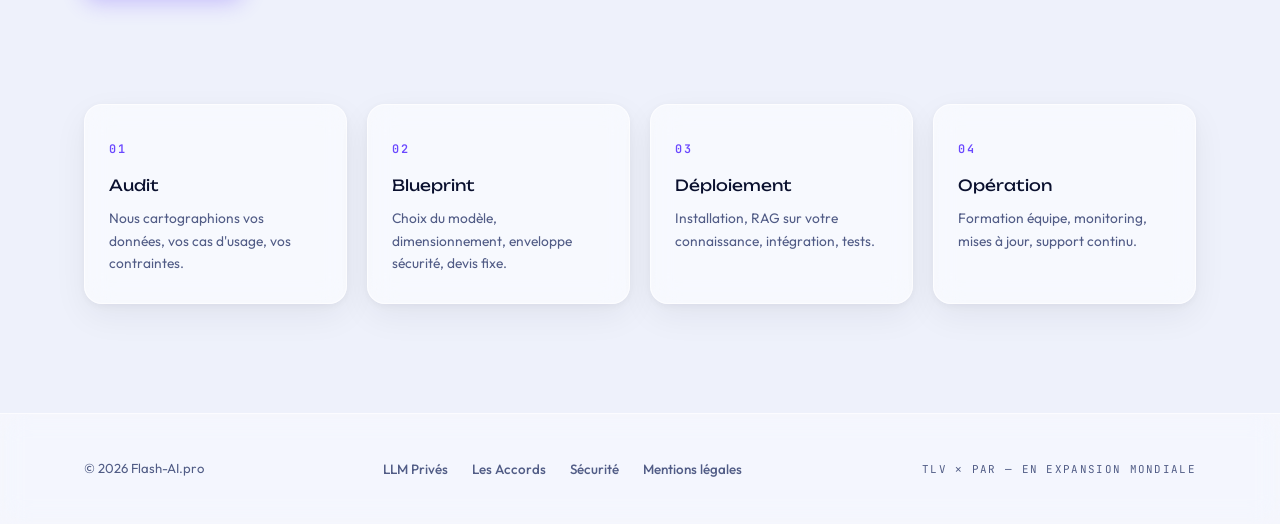
<file: fr/llm.html>
<!DOCTYPE html><html lang="fr"><head><meta charset="UTF-8"><meta name="viewport" content="width=device-width, initial-scale=1.0"><title>Déploiement LLM Privé On-Premise — Open Source & Sur Mesure | Flash-AI.pro</title><meta name="description" content="Ce qu'est vraiment un LLM privé, pourquoi les entreprises basculent, et comment nous le déployons dans votre périmètre."><meta name="robots" content="index,follow,max-image-preview:large"><link rel="canonical" href="https://flash-ai.pro/fr/llm.html"><link rel="alternate" hreflang="en" href="https://flash-ai.pro/llm.html"><link rel="alternate" hreflang="fr" href="https://flash-ai.pro/fr/llm.html"><link rel="alternate" hreflang="es" href="https://flash-ai.pro/es/llm.html"><link rel="alternate" hreflang="x-default" href="https://flash-ai.pro/llm.html"><meta property="og:type" content="website"><meta property="og:site_name" content="Flash-AI.pro"><meta property="og:title" content="Déploiement LLM Privé On-Premise — Open Source & Sur Mesure | Flash-AI.pro"><meta property="og:description" content="Ce qu'est vraiment un LLM privé, pourquoi les entreprises basculent, et comment nous le déployons dans votre périmètre."><meta property="og:url" content="https://flash-ai.pro/fr/llm.html"><meta property="og:locale" content="fr_FR"><meta name="twitter:card" content="summary_large_image"><meta name="twitter:title" content="Déploiement LLM Privé On-Premise — Open Source & Sur Mesure | Flash-AI.pro"><meta name="twitter:description" content="Ce qu'est vraiment un LLM privé, pourquoi les entreprises basculent, et comment nous le déployons dans votre périmètre."><meta name="theme-color" content="#6A48FF"><script type="application/ld+json">{"@context":"https://schema.org","@type":"BreadcrumbList","itemListElement":[{"@type":"ListItem","position":1,"name":"Home","item":"https://flash-ai.pro/fr/"},{"@type":"ListItem","position":2,"name":"LLM Privés","item":"https://flash-ai.pro/fr/llm.html"}]}</script><link rel="preconnect" href="https://fonts.googleapis.com"><link rel="preconnect" href="https://fonts.gstatic.com" crossorigin><link href="https://fonts.googleapis.com/css2?family=Unbounded:wght@300;400&family=Outfit:wght@400;500;600&family=JetBrains+Mono:wght@400;500&display=swap" rel="stylesheet"><link rel="icon" type="image/svg+xml" href="/assets/favicon.svg?v=12"><meta property="og:image" content="https://flash-ai.pro/assets/og.svg"><meta property="og:image:width" content="1200"><meta property="og:image:height" content="630"><meta property="og:image:alt" content="Flash-AI.pro — LLM privé &amp; infrastructure IA souveraine, Tel Aviv × Paris"><meta name="twitter:image" content="https://flash-ai.pro/assets/og.svg"><link rel="stylesheet" href="/assets/style.css?v=12"></head><body><nav><div class="wrap nav-in"><a class="logo" href="/fr/index.html"><svg viewBox="0 0 36 36" fill="none" xmlns="http://www.w3.org/2000/svg"><defs><linearGradient id="lg" x1="0" y1="0" x2="36" y2="36" gradientUnits="userSpaceOnUse"><stop stop-color="#6A48FF"/><stop offset=".55" stop-color="#2BAAE2"/><stop offset="1" stop-color="#0CC99B"/></linearGradient></defs><path d="M18 2.5l11.5 6.6v13.3L18 29.1 6.5 22.4V9.1L18 2.5z" stroke="url(#lg)" stroke-width="2" stroke-linejoin="round"/><path d="M19.8 8l-7 10h4.4l-1.6 8 7.6-10.6h-4.6L19.8 8z" fill="url(#lg)"/><circle cx="29.5" cy="9.1" r="2.2" fill="#0CC99B"/></svg><span class="wordmark">FLASH<em>·AI</em></span></a><div class="nav-center"><a href="/fr/llm.html" class="here">LLM Privés</a><a href="/fr/accords.html">Les Accords</a><a href="/fr/security.html">Sécurité</a></div><div class="nav-right"><details class="lang-dd"><summary>FR</summary><div class="lang-menu"><a href="/index.html">English</a><a href="/fr/index.html" class="on">Français</a><a href="/es/index.html">Español</a></div></details><a class="btn btn-grad nav-cta" href="/fr/index.html#contact">Contactez-nous</a></div></div></nav>
<header class="page-hero"><div class="wrap">
<p class="crumbs"><a href="/fr/index.html">Accueil</a> / LLM Privés</p>
<p class="eyebrow">LLM Privés</p>
<h1>Un modèle qui est à vous. Entièrement.</h1>
<p class="hero-sub">Ce qu'est vraiment un LLM privé, pourquoi les entreprises basculent, et comment nous le déployons dans votre périmètre.</p>
</div></header>
<section style="padding-top:30px"><div class="wrap"><div class="duo">
<div class="prose rv">
<h3>Pourquoi privé — et pourquoi maintenant</h3><p><strong>Chaque prompt que votre équipe envoie à un service IA public quitte votre entreprise.</strong> Données clients, contrats, finances, stratégie — routés par l'infrastructure de quelqu'un d'autre, sous les conditions de quelqu'un d'autre, dans la juridiction de quelqu'un d'autre.</p><p>Un LLM privé inverse cela. Le modèle — Mistral, Llama, DeepSeek, sélectionné et affiné pour votre métier — tourne sur du matériel que vous contrôlez : un serveur dans vos locaux, votre datacenter, ou un cloud privé sous votre contrat. Rien ne sort. La conformité cesse d'être une négociation et devient une propriété de l'architecture.</p><p>Et l'économie s'est retournée : les modèles open-weight égalent désormais les API commerciales pour la plupart des tâches d'entreprise, pendant que les coûts matériels baissent. Un forfait mensuel prévisible remplace un abonnement par siège qui grossit avec votre équipe.</p>
<h3>Ce que nous livrons</h3><p><strong>Un système complet et fonctionnel — pas un proof of concept.</strong> Nous sélectionnons le modèle, dimensionnons le matériel, construisons la couche RAG sur votre connaissance interne (documents, CRM, archives, emails), déployons dans votre périmètre, formons votre équipe et restons en support.</p><p>Pour les déploiements standards, nous travaillons en solo avec pleine responsabilité. Pour les architectures impliquant durcissement cyber, synchronisation multi-sites ou infrastructure critique, nous mobilisons des sociétés partenaires spécialisées des écosystèmes israélien et français — sous un seul contrat, un seul interlocuteur.</p>
<div class="callout">Engagement type : un appel d'architecture, une proposition à périmètre fixe sous quelques jours, un déploiement en semaines — pas en trimestres.</div>
<a class="btn btn-grad" href="/fr/index.html#contact" style="margin-top:10px">Contactez-nous</a>
</div>
<div class="diagram rv"><svg viewBox="0 0 400 330" xmlns="http://www.w3.org/2000/svg">
<defs><linearGradient id="g" x1="0" y1="0" x2="1" y2="1"><stop offset="0" stop-color="#7C5CFF"/><stop offset=".55" stop-color="#36D6FF"/><stop offset="1" stop-color="#5CFFC9"/></linearGradient></defs>
<rect x="10" y="10" width="380" height="310" rx="16" fill="none" stroke="url(#g)" stroke-width="1.4" stroke-dasharray="6 5" opacity=".8"/>
<text x="200" y="34" fill="#5CFFC9" font-family="JetBrains Mono" font-size="9" letter-spacing="3" text-anchor="middle">VOTRE PÉRIMÈTRE</text>
<rect x="40" y="55" width="150" height="58" rx="10" fill="rgba(124,92,255,.10)" stroke="#7C5CFF" stroke-width="1"/>
<text x="115" y="80" fill="#EDF0FB" font-family="Outfit" font-size="12" text-anchor="middle">Votre connaissance</text>
<text x="115" y="98" fill="#8E96B8" font-family="Outfit" font-size="9" text-anchor="middle">docs · CRM · archives</text>
<rect x="210" y="55" width="150" height="58" rx="10" fill="rgba(124,92,255,.10)" stroke="#7C5CFF" stroke-width="1"/>
<text x="285" y="80" fill="#EDF0FB" font-family="Outfit" font-size="12" text-anchor="middle">Votre équipe</text>
<text x="285" y="98" fill="#8E96B8" font-family="Outfit" font-size="9" text-anchor="middle">chat · API · outils</text>
<path d="M115 113v30M285 113v30" stroke="#36D6FF" stroke-width="1.2"/>
<rect x="70" y="143" width="260" height="64" rx="12" fill="rgba(54,214,255,.08)" stroke="url(#g)" stroke-width="1.6"/>
<text x="200" y="170" fill="#EDF0FB" font-family="Unbounded" font-weight="300" font-size="13" text-anchor="middle">LLM PRIVÉ</text>
<text x="200" y="190" fill="#8E96B8" font-family="Outfit" font-size="9" text-anchor="middle">Open source — Mistral, Llama, DeepSeek… + sur mesure</text>
<path d="M200 207v28" stroke="#36D6FF" stroke-width="1.2"/>
<rect x="100" y="235" width="200" height="48" rx="10" fill="rgba(92,255,201,.07)" stroke="#5CFFC9" stroke-width="1"/>
<text x="200" y="256" fill="#EDF0FB" font-family="Outfit" font-size="11" text-anchor="middle">Votre matériel</text>
<text x="200" y="272" fill="#8E96B8" font-family="Outfit" font-size="9" text-anchor="middle">on-premise ou cloud privé</text>
<text x="200" y="306" fill="#FF6B8A" font-family="JetBrains Mono" font-size="9" letter-spacing="2" text-anchor="middle">AUCUNE DONNÉE NE SORT — JAMAIS</text>
</svg><p class="cap">VOTRE PÉRIMÈTRE</p></div>
</div></div></section>
<section style="padding-top:0"><div class="wrap">
<div class="steps"><div class="step"><h4>Audit</h4><p>Nous cartographions vos données, vos cas d'usage, vos contraintes.</p></div><div class="step"><h4>Blueprint</h4><p>Choix du modèle, dimensionnement, enveloppe sécurité, devis fixe.</p></div><div class="step"><h4>Déploiement</h4><p>Installation, RAG sur votre connaissance, intégration, tests.</p></div><div class="step"><h4>Opération</h4><p>Formation équipe, monitoring, mises à jour, support continu.</p></div></div>
</div></section>
<footer><div class="wrap foot-in"><span>© 2026 Flash-AI.pro</span><div class="foot-links"><a href="/fr/llm.html">LLM Privés</a><a href="/fr/accords.html">Les Accords</a><a href="/fr/security.html">Sécurité</a><a href="/fr/legal.html">Mentions légales</a></div><span class="mono" style="font-size:.68rem;letter-spacing:.12em">TLV ✕ PAR — EN EXPANSION MONDIALE</span></div></footer><script src="/assets/fx.js?v=12"></script></body></html>
</file>
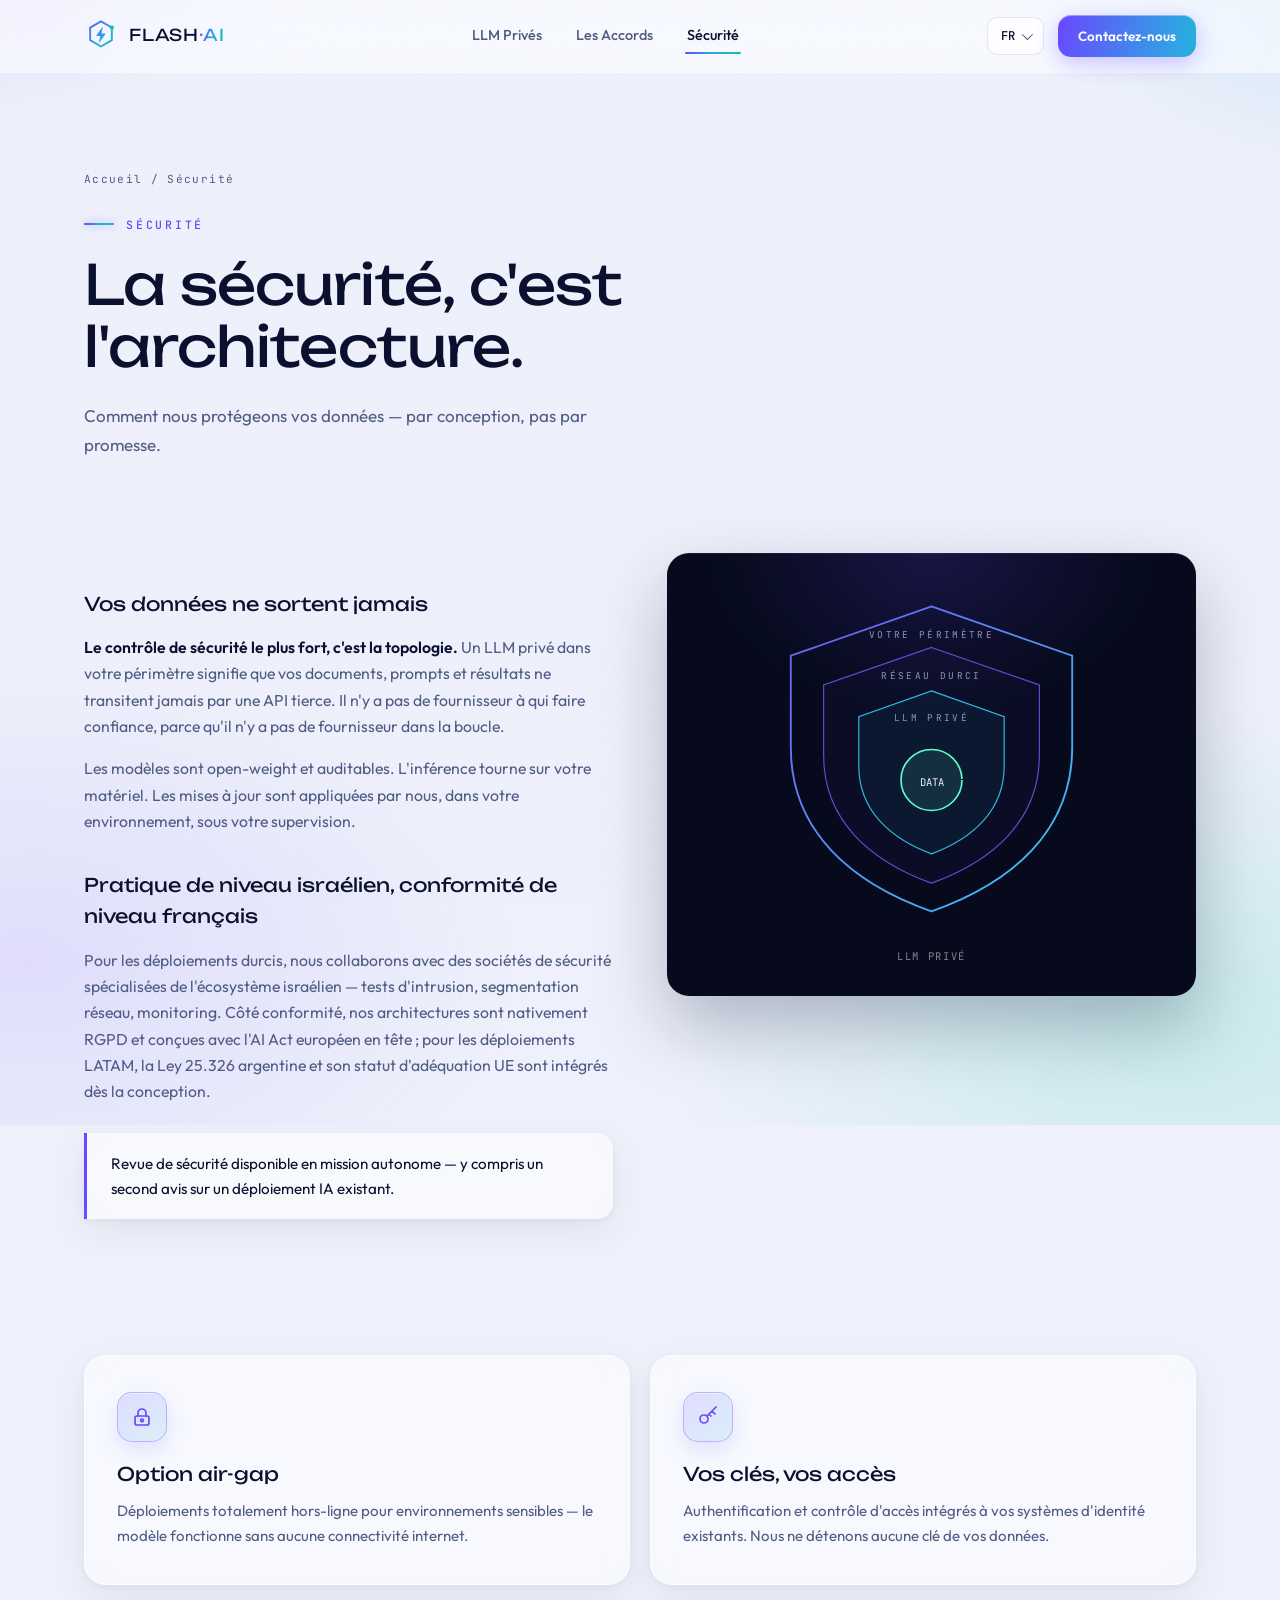
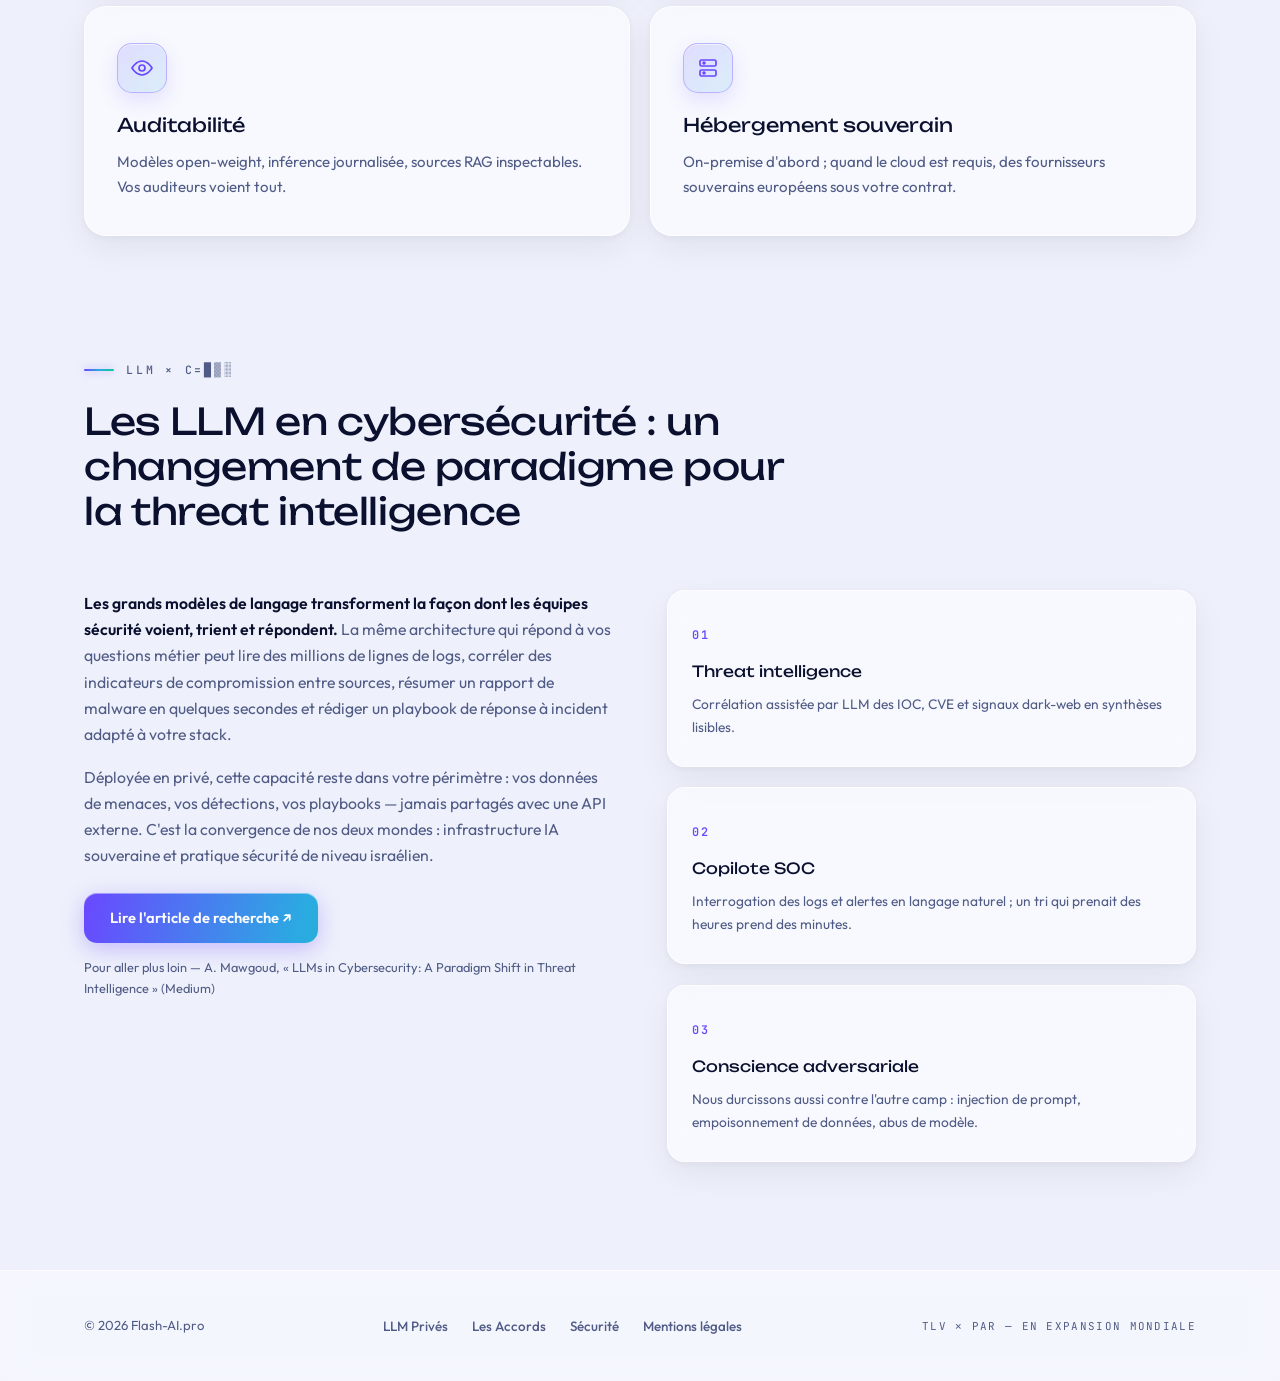
<file: fr/security.html>
<!DOCTYPE html><html lang="fr"><head><meta charset="UTF-8"><meta name="viewport" content="width=device-width, initial-scale=1.0"><title>Sécurité des Données IA & Architecture LLM Souveraine | Flash-AI.pro</title><meta name="description" content="Vos données ne quittent jamais votre périmètre : option air-gap, vos clés, auditabilité totale, hébergement souverain — exigence israélienne, conformité française."><meta name="robots" content="index,follow,max-image-preview:large"><link rel="canonical" href="https://flash-ai.pro/fr/security.html"><link rel="alternate" hreflang="en" href="https://flash-ai.pro/security.html"><link rel="alternate" hreflang="fr" href="https://flash-ai.pro/fr/security.html"><link rel="alternate" hreflang="es" href="https://flash-ai.pro/es/security.html"><link rel="alternate" hreflang="x-default" href="https://flash-ai.pro/security.html"><meta property="og:type" content="website"><meta property="og:site_name" content="Flash-AI.pro"><meta property="og:title" content="Sécurité des Données IA & Architecture LLM Souveraine | Flash-AI.pro"><meta property="og:description" content="Vos données ne quittent jamais votre périmètre : option air-gap, vos clés, auditabilité totale, hébergement souverain — exigence israélienne, conformité française."><meta property="og:url" content="https://flash-ai.pro/fr/security.html"><meta property="og:locale" content="fr_FR"><meta name="twitter:card" content="summary_large_image"><meta name="twitter:title" content="Sécurité des Données IA & Architecture LLM Souveraine | Flash-AI.pro"><meta name="twitter:description" content="Vos données ne quittent jamais votre périmètre : option air-gap, vos clés, auditabilité totale, hébergement souverain — exigence israélienne, conformité française."><meta name="theme-color" content="#6A48FF"><script type="application/ld+json">{"@context":"https://schema.org","@type":"BreadcrumbList","itemListElement":[{"@type":"ListItem","position":1,"name":"Home","item":"https://flash-ai.pro/fr/"},{"@type":"ListItem","position":2,"name":"Sécurité","item":"https://flash-ai.pro/fr/security.html"}]}</script><link rel="preconnect" href="https://fonts.googleapis.com"><link rel="preconnect" href="https://fonts.gstatic.com" crossorigin><link href="https://fonts.googleapis.com/css2?family=Unbounded:wght@300;400&family=Outfit:wght@400;500;600&family=JetBrains+Mono:wght@400;500&display=swap" rel="stylesheet"><link rel="icon" type="image/svg+xml" href="/assets/favicon.svg?v=12"><meta property="og:image" content="https://flash-ai.pro/assets/og.svg"><meta property="og:image:width" content="1200"><meta property="og:image:height" content="630"><meta property="og:image:alt" content="Flash-AI.pro — LLM privé &amp; infrastructure IA souveraine, Tel Aviv × Paris"><meta name="twitter:image" content="https://flash-ai.pro/assets/og.svg"><link rel="stylesheet" href="/assets/style.css?v=12"></head><body><nav><div class="wrap nav-in"><a class="logo" href="/fr/index.html"><svg viewBox="0 0 36 36" fill="none" xmlns="http://www.w3.org/2000/svg"><defs><linearGradient id="lg" x1="0" y1="0" x2="36" y2="36" gradientUnits="userSpaceOnUse"><stop stop-color="#6A48FF"/><stop offset=".55" stop-color="#2BAAE2"/><stop offset="1" stop-color="#0CC99B"/></linearGradient></defs><path d="M18 2.5l11.5 6.6v13.3L18 29.1 6.5 22.4V9.1L18 2.5z" stroke="url(#lg)" stroke-width="2" stroke-linejoin="round"/><path d="M19.8 8l-7 10h4.4l-1.6 8 7.6-10.6h-4.6L19.8 8z" fill="url(#lg)"/><circle cx="29.5" cy="9.1" r="2.2" fill="#0CC99B"/></svg><span class="wordmark">FLASH<em>·AI</em></span></a><div class="nav-center"><a href="/fr/llm.html">LLM Privés</a><a href="/fr/accords.html">Les Accords</a><a href="/fr/security.html" class="here">Sécurité</a></div><div class="nav-right"><details class="lang-dd"><summary>FR</summary><div class="lang-menu"><a href="/index.html">English</a><a href="/fr/index.html" class="on">Français</a><a href="/es/index.html">Español</a></div></details><a class="btn btn-grad nav-cta" href="/fr/index.html#contact">Contactez-nous</a></div></div></nav>
<header class="page-hero"><div class="wrap">
<p class="crumbs"><a href="/fr/index.html">Accueil</a> / Sécurité</p>
<p class="eyebrow">Sécurité</p>
<h1>La sécurité, c'est l'architecture.</h1>
<p class="hero-sub">Comment nous protégeons vos données — par conception, pas par promesse.</p>
</div></header>
<section style="padding-top:30px"><div class="wrap"><div class="duo">
<div class="prose rv">
<h3>Vos données ne sortent jamais</h3><p><strong>Le contrôle de sécurité le plus fort, c'est la topologie.</strong> Un LLM privé dans votre périmètre signifie que vos documents, prompts et résultats ne transitent jamais par une API tierce. Il n'y a pas de fournisseur à qui faire confiance, parce qu'il n'y a pas de fournisseur dans la boucle.</p><p>Les modèles sont open-weight et auditables. L'inférence tourne sur votre matériel. Les mises à jour sont appliquées par nous, dans votre environnement, sous votre supervision.</p>
<h3>Pratique de niveau israélien, conformité de niveau français</h3><p>Pour les déploiements durcis, nous collaborons avec des sociétés de sécurité spécialisées de l'écosystème israélien — tests d'intrusion, segmentation réseau, monitoring. Côté conformité, nos architectures sont nativement RGPD et conçues avec l'AI Act européen en tête ; pour les déploiements LATAM, la Ley 25.326 argentine et son statut d'adéquation UE sont intégrés dès la conception.</p>
<div class="callout">Revue de sécurité disponible en mission autonome — y compris un second avis sur un déploiement IA existant.</div>
</div>
<div class="diagram rv"><svg viewBox="0 0 400 300" xmlns="http://www.w3.org/2000/svg">
<defs><linearGradient id="g3" x1="0" y1="0" x2="1" y2="1"><stop offset="0" stop-color="#7C5CFF"/><stop offset="1" stop-color="#36D6FF"/></linearGradient></defs>
<path d="M200 20l120 42v78c0 72-52 116-120 140-68-24-120-68-120-140V62l120-42z" fill="none" stroke="url(#g3)" stroke-width="1.6" opacity=".95"/>
<path d="M200 55l92 32v60c0 56-40 90-92 109-52-19-92-53-92-109V87l92-32z" fill="rgba(124,92,255,.05)" stroke="#7C5CFF" stroke-width="1" opacity=".8"/>
<path d="M200 92l62 22v42c0 38-27 62-62 75-35-13-62-37-62-75v-42l62-22z" fill="rgba(54,214,255,.06)" stroke="#36D6FF" stroke-width="1" opacity=".85"/>
<circle cx="200" cy="168" r="26" fill="rgba(92,255,201,.10)" stroke="#5CFFC9" stroke-width="1.4"/>
<text x="200" y="173" fill="#EDF0FB" font-family="JetBrains Mono" font-size="9" text-anchor="middle">DATA</text>
<text x="200" y="47" fill="#8E96B8" font-family="JetBrains Mono" font-size="8" letter-spacing="2" text-anchor="middle">VOTRE PÉRIMÈTRE</text>
<text x="200" y="82" fill="#8E96B8" font-family="JetBrains Mono" font-size="8" letter-spacing="2" text-anchor="middle">RÉSEAU DURCI</text>
<text x="200" y="118" fill="#8E96B8" font-family="JetBrains Mono" font-size="8" letter-spacing="2" text-anchor="middle">LLM PRIVÉ</text>
</svg><p class="cap">LLM PRIVÉ</p></div>
</div></div></section>
<section style="padding-top:0"><div class="wrap"><div class="bento"><article class="cell half rv"><div class="ico"><svg viewBox="0 0 24 24"><rect x="5" y="11" width="14" height="9" rx="2"/><path d="M8 11V8a4 4 0 018 0v3"/><circle cx="12" cy="15.5" r="1.3"/></svg></div><h3>Option air-gap</h3><p>Déploiements totalement hors-ligne pour environnements sensibles — le modèle fonctionne sans aucune connectivité internet.</p></article><article class="cell half rv"><div class="ico"><svg viewBox="0 0 24 24"><circle cx="8" cy="14" r="4"/><path d="M11 11L20 2M16 6l3 3M13 9l2 2"/></svg></div><h3>Vos clés, vos accès</h3><p>Authentification et contrôle d'accès intégrés à vos systèmes d'identité existants. Nous ne détenons aucune clé de vos données.</p></article><article class="cell half rv"><div class="ico"><svg viewBox="0 0 24 24"><path d="M2 12s4-7 10-7 10 7 10 7-4 7-10 7S2 12 2 12z"/><circle cx="12" cy="12" r="3"/></svg></div><h3>Auditabilité</h3><p>Modèles open-weight, inférence journalisée, sources RAG inspectables. Vos auditeurs voient tout.</p></article><article class="cell half rv"><div class="ico"><svg viewBox="0 0 24 24"><rect x="4" y="4" width="16" height="6" rx="1.5"/><rect x="4" y="14" width="16" height="6" rx="1.5"/><circle cx="8" cy="7" r=".9"/><circle cx="8" cy="17" r=".9"/></svg></div><h3>Hébergement souverain</h3><p>On-premise d'abord ; quand le cloud est requis, des fournisseurs souverains européens sous votre contrat.</p></article></div></div></section>
<section style="padding-top:0"><div class="wrap">
<div class="sec-head rv"><p class="eyebrow">LLM × CYBER</p><h2>Les LLM en cybersécurité : un changement de paradigme pour la threat intelligence</h2></div>
<div class="duo">
<div class="prose rv"><p><strong>Les grands modèles de langage transforment la façon dont les équipes sécurité voient, trient et répondent.</strong> La même architecture qui répond à vos questions métier peut lire des millions de lignes de logs, corréler des indicateurs de compromission entre sources, résumer un rapport de malware en quelques secondes et rédiger un playbook de réponse à incident adapté à votre stack.</p><p>Déployée en privé, cette capacité reste dans votre périmètre : vos données de menaces, vos détections, vos playbooks — jamais partagés avec une API externe. C'est la convergence de nos deux mondes : infrastructure IA souveraine et pratique sécurité de niveau israélien.</p>
<a class="btn btn-grad" href="https://mawgoud.medium.com/large-language-models-llms-in-cybersecurity-a-paradigm-shift-in-threat-intelligence-5e0f7653dc11" target="_blank" rel="noopener" style="margin-top:24px">Lire l'article de recherche ↗</a>
<p style="margin-top:14px;font-size:.8rem;color:var(--dim)">Pour aller plus loin — A. Mawgoud, « LLMs in Cybersecurity: A Paradigm Shift in Threat Intelligence » (Medium)</p>
</div>
<div class="rv"><div class="steps" style="grid-template-columns:1fr"><div class="step"><h4>Threat intelligence</h4><p>Corrélation assistée par LLM des IOC, CVE et signaux dark-web en synthèses lisibles.</p></div><div class="step"><h4>Copilote SOC</h4><p>Interrogation des logs et alertes en langage naturel ; un tri qui prenait des heures prend des minutes.</p></div><div class="step"><h4>Conscience adversariale</h4><p>Nous durcissons aussi contre l'autre camp : injection de prompt, empoisonnement de données, abus de modèle.</p></div></div></div>
</div></div></section>
<footer><div class="wrap foot-in"><span>© 2026 Flash-AI.pro</span><div class="foot-links"><a href="/fr/llm.html">LLM Privés</a><a href="/fr/accords.html">Les Accords</a><a href="/fr/security.html">Sécurité</a><a href="/fr/legal.html">Mentions légales</a></div><span class="mono" style="font-size:.68rem;letter-spacing:.12em">TLV ✕ PAR — EN EXPANSION MONDIALE</span></div></footer><script src="/assets/fx.js?v=12"></script></body></html>
</file>
<file: assets/style.css>
/* ============================================================================
   Flash-AI.pro — "Liquid Glass" system  (v7)
   A translucent, Apple-2026-leaning redesign: frosted glass panels floating
   over a slow living aurora, hairline iridescent borders, specular highlights,
   restrained gradient (reserved for thin accents — no more rainbow surfaces).
   All legacy class names preserved so every page lifts at once.
   ========================================================================== */

:root {
  /* base */
  --bg: #EEF1FB;
  --bg-2: #E6EAF8;
  --ink: #0A102E;
  --ink-soft: #1B2350;
  --dim: #515C86;
  --dim-2: #6B76A0;

  /* glass tokens */
  --glass: rgba(255,255,255,.55);
  --glass-strong: rgba(255,255,255,.72);
  --glass-dim: rgba(255,255,255,.40);
  --hair: rgba(255,255,255,.65);          /* top specular hairline */
  --line: rgba(20,30,80,.10);
  --line-bright: rgba(106,72,255,.32);

  /* accent ramp */
  --violet: #6A48FF;
  --violet-2: #8E6BFF;
  --cyan: #1597D6;
  --cyan-bright: #36D6FF;
  --mint: #0CC99B;

  /* restrained two-tone for type accents; full triad reserved for thin lines */
  --grad: linear-gradient(104deg, #6A48FF, #2BAAE2 58%, #0CC99B);
  --grad-soft: linear-gradient(104deg, #7C5CFF, #2BAAE2 70%);
  --grad-line: linear-gradient(100deg,#6A48FF,#2BAAE2 50%,#0CC99B);

  --stage: #060A1C;
  --max: 1160px;

  /* elevation */
  --e1: 0 2px 10px rgba(10,16,46,.05), 0 12px 34px rgba(10,16,46,.06);
  --e2: 0 1px 0 rgba(255,255,255,.6) inset, 0 12px 40px rgba(10,16,46,.10), 0 30px 70px rgba(10,16,46,.08);
  --e3: 0 1px 0 rgba(255,255,255,.7) inset, 0 24px 70px rgba(20,30,90,.16);
  --rad: 22px;
}

* { margin:0; padding:0; box-sizing:border-box; }
html { scroll-behavior:smooth; background:var(--bg); }
body {
  background: var(--bg); color: var(--ink);
  font-family:'Outfit',system-ui,sans-serif; font-size:17px; line-height:1.66;
  -webkit-font-smoothing:antialiased; overflow-x:hidden;
  text-rendering:optimizeLegibility;
}

/* ===== living aurora field ===== */
body::before {
  content:''; position:fixed; inset:-25%; z-index:0; pointer-events:none;
  background:
    radial-gradient(38% 32% at 12% 6%,  rgba(106,72,255,.20), transparent 62%),
    radial-gradient(34% 30% at 90% 12%, rgba(43,170,226,.18), transparent 62%),
    radial-gradient(42% 36% at 78% 92%, rgba(12,201,155,.16), transparent 64%),
    radial-gradient(40% 34% at 18% 88%, rgba(124,92,255,.13), transparent 64%);
  filter:saturate(1.05);
  animation:auroraDrift 26s ease-in-out infinite alternate;
}
body::after { /* fine grain so the glass reads as glass, not flat fill */
  content:''; position:fixed; inset:0; z-index:0; pointer-events:none; opacity:.5;
  background-image:url("data:image/svg+xml,%3Csvg xmlns='http://www.w3.org/2000/svg' width='160' height='160'%3E%3Cfilter id='n'%3E%3CfeTurbulence type='fractalNoise' baseFrequency='.9' numOctaves='2'/%3E%3C/filter%3E%3Crect width='100%25' height='100%25' filter='url(%23n)' opacity='.035'/%3E%3C/svg%3E");
}
@keyframes auroraDrift {
  0%   { transform:translate3d(0,0,0) scale(1);      }
  50%  { transform:translate3d(2.5%, -2%, 0) scale(1.08); }
  100% { transform:translate3d(-2%, 2.5%, 0) scale(1.04); }
}

/* floating glass orbs (injected by fx.js into .orbs) */
.orbs { position:fixed; inset:0; z-index:0; pointer-events:none; overflow:hidden; }
.orb { position:absolute; border-radius:50%; filter:blur(2px);
  background:radial-gradient(circle at 32% 28%, rgba(255,255,255,.9), rgba(255,255,255,.05) 42%, transparent 60%);
  box-shadow:0 20px 60px rgba(40,40,120,.10); opacity:.5; mix-blend-mode:screen;
  animation:orbFloat linear infinite; }
@keyframes orbFloat { to { transform:translateY(-120vh) translateX(var(--drift,20px)); } }

main, nav, header, section, footer, .strip { position:relative; z-index:1; }
.display { font-family:'Unbounded',sans-serif; font-weight:400; }
.mono { font-family:'JetBrains Mono',monospace; }
.wrap { max-width:var(--max); margin:0 auto; padding:0 24px; }
.grad-text {
  background:var(--grad); background-size:200% 100%;
  -webkit-background-clip:text; background-clip:text; color:transparent;
  animation:gradShift 9s ease-in-out infinite;
}
@keyframes gradShift { 0%,100% { background-position:0% 50%; } 50% { background-position:100% 50%; } }

/* scroll progress (injected by fx.js) */
.scroll-prog { position:fixed; top:0; left:0; height:2.5px; width:0; z-index:99;
  background:var(--grad-line); box-shadow:0 0 12px rgba(106,72,255,.6); transition:width .08s linear; }

/* ============================ NAV ============================ */
nav { position:fixed; top:0; left:0; right:0; z-index:60;
  backdrop-filter:blur(22px) saturate(1.4); -webkit-backdrop-filter:blur(22px) saturate(1.4);
  background:rgba(255,255,255,.55); border-bottom:1px solid transparent;
  transition:background .35s, box-shadow .35s, border-color .35s, height .35s; }
nav::after { content:''; position:absolute; left:0; right:0; bottom:0; height:1px;
  background:linear-gradient(90deg,transparent,rgba(106,72,255,.25),rgba(12,201,155,.25),transparent); opacity:.0; transition:opacity .35s; }
nav.scrolled { background:rgba(255,255,255,.72); box-shadow:0 8px 30px rgba(10,16,46,.08); }
nav.scrolled::after { opacity:1; }
.nav-in { display:flex; align-items:center; justify-content:space-between; height:72px; gap:18px;
  transition:height .35s; }
nav.scrolled .nav-in { height:62px; }
.logo { display:flex; align-items:center; gap:11px; text-decoration:none; }
.logo svg { width:34px; height:34px; flex:none; transition:transform .5s cubic-bezier(.2,.8,.2,1); }
.logo:hover svg { transform:rotate(-8deg) scale(1.06); }
.logo .wordmark { font-family:'Unbounded',sans-serif; font-weight:400; font-size:1.02rem;
  letter-spacing:.05em; color:var(--ink); }
.logo .wordmark em { font-style:normal; background:var(--grad); -webkit-background-clip:text; background-clip:text; color:transparent; }
.nav-center { display:flex; gap:30px; align-items:center; }
.nav-center a { color:var(--dim); text-decoration:none; font-size:.9rem; font-weight:500;
  padding:6px 2px; position:relative; transition:color .2s; }
.nav-center a::after { content:''; position:absolute; left:0; right:100%; bottom:0; height:2px;
  background:var(--grad-line); border-radius:2px; transition:right .3s cubic-bezier(.2,.8,.2,1); }
.nav-center a:hover, .nav-center a.here { color:var(--ink); }
.nav-center a:hover::after, .nav-center a.here::after { right:0; }
.nav-right { display:flex; align-items:center; gap:14px; }

.lang-dd { position:relative; }
.lang-dd summary { list-style:none; cursor:pointer; display:flex; align-items:center; gap:7px;
  font-family:'JetBrains Mono',monospace; font-size:.76rem; color:var(--ink); font-weight:500;
  border:1px solid var(--line); border-radius:10px; padding:8px 13px;
  background:var(--glass); backdrop-filter:blur(8px);
  transition:border-color .2s, background .2s; user-select:none; }
.lang-dd summary::-webkit-details-marker { display:none; }
.lang-dd summary::after { content:''; width:7px; height:7px; border-right:1.6px solid var(--dim);
  border-bottom:1.6px solid var(--dim); transform:rotate(45deg) translateY(-2px); transition:transform .2s; }
.lang-dd[open] summary::after { transform:rotate(225deg) translateY(-1px); }
.lang-dd summary:hover { border-color:var(--line-bright); background:var(--glass-strong); }
.lang-menu { position:absolute; right:0; top:calc(100% + 8px);
  background:var(--glass-strong); backdrop-filter:blur(20px) saturate(1.4);
  border:1px solid var(--hair); border-radius:14px; padding:6px; min-width:132px;
  box-shadow:var(--e2); animation:popIn .22s cubic-bezier(.2,.8,.2,1); }
@keyframes popIn { from { opacity:0; transform:translateY(-6px) scale(.98); } to { opacity:1; transform:none; } }
.lang-menu a { display:flex; justify-content:space-between; align-items:center; gap:14px;
  padding:9px 12px; border-radius:9px; text-decoration:none; color:var(--dim);
  font-size:.86rem; font-weight:500; transition:background .18s,color .18s; }
.lang-menu a:hover { background:rgba(106,72,255,.09); color:var(--ink); }
.lang-menu a.on { color:var(--violet); }
.lang-menu a.on::after { content:'✓'; font-size:.75rem; }

/* ============================ BUTTONS ============================ */
.btn { display:inline-flex; align-items:center; justify-content:center; gap:8px; padding:13px 26px;
  border-radius:13px; text-decoration:none; font-size:.92rem; font-weight:600;
  white-space:nowrap; position:relative; overflow:hidden; isolation:isolate;
  transition:transform .25s cubic-bezier(.2,.8,.2,1), box-shadow .25s; will-change:transform; }
.btn-grad { background:var(--grad); background-size:160% 100%; color:#fff;
  box-shadow:0 6px 22px rgba(106,72,255,.32), 0 1px 0 rgba(255,255,255,.4) inset; }
.btn-grad::before { /* sweeping specular sheen */
  content:''; position:absolute; inset:0; z-index:-1;
  background:linear-gradient(115deg,transparent 20%,rgba(255,255,255,.45) 48%,transparent 70%);
  transform:translateX(-120%); transition:transform .7s cubic-bezier(.2,.8,.2,1); }
.btn-grad:hover { transform:translateY(-2px); box-shadow:0 14px 36px rgba(106,72,255,.46), 0 1px 0 rgba(255,255,255,.5) inset; background-position:100% 50%; }
.btn-grad:hover::before { transform:translateX(120%); }
.btn-line { border:1.5px solid var(--line-bright); color:var(--violet);
  background:var(--glass); backdrop-filter:blur(8px); }
.btn-line:hover { background:rgba(106,72,255,.08); transform:translateY(-2px); box-shadow:0 10px 26px rgba(106,72,255,.16); }
.nav-cta { padding:10px 20px; font-size:.84rem; }
@media (max-width:920px){ .nav-center { display:none; } }
@media (max-width:480px){ .logo .wordmark { font-size:.9rem; } .nav-cta { padding:9px 14px; font-size:.78rem; } }

/* ============================ HERO ============================ */
.hero { padding:160px 0 96px; }
.hero-grid { display:grid; grid-template-columns:1.05fr .95fr; gap:56px; align-items:center; }
@media (max-width:980px){ .hero-grid { grid-template-columns:1fr; gap:42px; } }
.eyebrow { font-family:'JetBrains Mono',monospace; font-size:.72rem; letter-spacing:.24em;
  text-transform:uppercase; color:var(--violet); margin-bottom:20px; display:flex; align-items:center; gap:12px; font-weight:500; }
.eyebrow::before { content:''; width:30px; height:2px; background:var(--grad-line); border-radius:2px;
  box-shadow:0 0 8px rgba(106,72,255,.5); }
h1 { font-family:'Unbounded',sans-serif; font-weight:400; font-size:clamp(1.95rem,4.6vw,3.45rem);
  line-height:1.13; letter-spacing:-.015em; color:var(--ink); }
h2, h3, h4 { color:var(--ink); }
.hero-sub { margin-top:24px; max-width:50ch; color:var(--dim); font-size:1.06rem; }
.hero-cta { margin-top:38px; display:flex; gap:14px; flex-wrap:wrap; }
.hero-meta { margin-top:48px; display:flex; gap:18px; flex-wrap:wrap; }
.hm { font-family:'JetBrains Mono',monospace; font-size:.7rem; color:var(--dim); letter-spacing:.1em;
  padding:14px 18px; border-radius:14px; background:var(--glass); border:1px solid var(--hair);
  backdrop-filter:blur(10px); box-shadow:var(--e1); }
.hm b { display:block; font-size:1.05rem; color:var(--ink); font-weight:600; letter-spacing:0; margin-bottom:3px; }

/* hero word reveal hooks (set by fx.js) */
.h1-line { display:block; overflow:hidden; }
.h1-line > span { display:inline-block; transform:translateY(110%); transition:transform .9s cubic-bezier(.16,1,.3,1); }
.reveal-up .h1-line > span { transform:none; }

/* ===== HOLO STAGE (deep glass, stays dark) ===== */
.holo-stage { position:relative; aspect-ratio:1/1.02; max-width:560px; margin:0 auto; width:100%;
  border-radius:26px; overflow:hidden; background:
    radial-gradient(62% 55% at 50% 40%, rgba(106,72,255,.22), transparent 75%), var(--stage);
  box-shadow:0 40px 90px rgba(10,16,46,.32), 0 2px 0 rgba(255,255,255,.06) inset;
  transform:perspective(1200px) rotateX(var(--tx,0deg)) rotateY(var(--ty,0deg)) translateY(var(--plx,0px));
  transition:transform .25s ease-out; will-change:transform; }
.holo-stage::before { content:''; position:absolute; inset:0; border-radius:26px; padding:1.5px;
  background:linear-gradient(140deg, rgba(106,72,255,.9), rgba(54,214,255,.3) 40%, rgba(54,214,255,.3) 60%, rgba(12,201,155,.9));
  -webkit-mask:linear-gradient(#000 0 0) content-box, linear-gradient(#000 0 0);
  -webkit-mask-composite:xor; mask-composite:exclude; pointer-events:none; }
.holo-stage::after { /* glass glare sweeping across the panel */
  content:''; position:absolute; inset:0; border-radius:26px; pointer-events:none;
  background:linear-gradient(125deg,rgba(255,255,255,.14),transparent 30%,transparent 70%,rgba(255,255,255,.06));
  mix-blend-mode:screen; }
#holo { position:absolute; inset:0; width:100%; height:100%; }
.holo-hud { position:absolute; left:18px; top:16px; right:18px; display:flex; justify-content:space-between;
  font-family:'JetBrains Mono',monospace; font-size:.62rem; letter-spacing:.18em; color:rgba(255,255,255,.5); z-index:2; }
.holo-hud .live { color:#5CFFC9; display:flex; align-items:center; gap:7px; }
.holo-hud .live::before { content:''; width:6px; height:6px; border-radius:50%; background:#5CFFC9;
  box-shadow:0 0 10px #5CFFC9; animation:blink 1.6s infinite; }
@keyframes blink { 50% { opacity:.25; } }
.holo-label { position:absolute; bottom:16px; left:0; right:0; text-align:center; z-index:2;
  font-family:'JetBrains Mono',monospace; font-size:.68rem; letter-spacing:.32em; color:#36D6FF;
  text-transform:uppercase; transition:opacity .5s; text-shadow:0 0 18px rgba(54,214,255,.7); }

/* ============================ SECTIONS ============================ */
section { padding:108px 0; }
.sec-head { max-width:720px; margin-bottom:56px; }
.sec-head h2 { font-family:'Unbounded',sans-serif; font-weight:400; font-size:clamp(1.5rem,3vw,2.3rem); line-height:1.22; margin-top:14px; letter-spacing:-.01em; }
.sec-head p { margin-top:16px; color:var(--dim); }
.center { text-align:center; margin-left:auto; margin-right:auto; }
.center .eyebrow { justify-content:center; }
.center .eyebrow::before { display:none; }

/* shared glass panel surface */
.cell, .acc, .step, .form-wrap, .hm,
.strip, footer { backdrop-filter:blur(14px) saturate(1.25); -webkit-backdrop-filter:blur(14px) saturate(1.25); }

/* bento */
.bento { display:grid; grid-template-columns:repeat(6,1fr); gap:20px; }
.cell { border:1px solid var(--hair); border-radius:var(--rad); padding:36px 32px;
  background:var(--glass); box-shadow:var(--e1); position:relative; overflow:hidden;
  transform:perspective(1100px) rotateX(var(--rx,0deg)) rotateY(var(--ry,0deg)) translateY(var(--lift,0px));
  transition:box-shadow .4s cubic-bezier(.2,.8,.2,1), transform .3s cubic-bezier(.2,.8,.2,1), border-color .4s; }
/* cursor spotlight (vars set by fx.js) */
.cell::before, .acc::before { content:''; position:absolute; inset:0; border-radius:inherit; pointer-events:none;
  opacity:0; transition:opacity .4s;
  background:radial-gradient(420px circle at var(--mx,50%) var(--my,50%), rgba(106,72,255,.14), transparent 42%); }
.cell:hover::before, .acc:hover::before { opacity:1; }
.cell:hover { --lift:-6px; box-shadow:var(--e3); border-color:var(--line-bright); }
.cell.big { grid-column:span 6; display:grid; grid-template-columns:1fr 1fr; gap:36px; align-items:center; }
.cell.half { grid-column:span 3; }
@media (max-width:880px){ .cell.big { grid-template-columns:1fr; } .cell.half { grid-column:span 6; } }
.cell .ico { width:50px; height:50px; border-radius:15px; display:flex; align-items:center; justify-content:center;
  background:linear-gradient(140deg, rgba(106,72,255,.16), rgba(43,170,226,.14));
  border:1px solid var(--line-bright); margin-bottom:20px; position:relative;
  box-shadow:0 8px 20px rgba(106,72,255,.14), 0 1px 0 rgba(255,255,255,.6) inset;
  transition:transform .4s cubic-bezier(.2,.8,.2,1); }
.cell:hover .ico { transform:translateY(-2px) scale(1.05) rotate(-3deg); }
.cell .ico svg { width:24px; height:24px; stroke:var(--violet); fill:none; stroke-width:1.7; stroke-linecap:round; stroke-linejoin:round; }
.cell h3 { font-family:'Unbounded',sans-serif; font-weight:400; font-size:1.18rem; line-height:1.3; margin-bottom:12px; }
.cell p { font-size:.94rem; color:var(--dim); }
.cell ul { margin-top:16px; list-style:none; }
.cell li { font-size:.88rem; color:var(--dim); padding:9px 0 9px 26px; position:relative; border-top:1px solid var(--line); }
.cell li::before { content:'▸'; position:absolute; left:4px; color:var(--cyan); }
.cell .more { margin-top:20px; display:inline-flex; align-items:center; gap:7px; font-size:.88rem;
  color:var(--violet); font-weight:600; text-decoration:none; transition:gap .25s; }
.cell .more:hover { gap:11px; }

/* strip — glass band with count-up stats */
.strip { border-top:1px solid var(--hair); border-bottom:1px solid var(--line);
  background:var(--glass-dim); padding:36px 0; }
.strip-in { display:flex; justify-content:space-between; flex-wrap:wrap; gap:26px; }
.tk { font-family:'JetBrains Mono',monospace; font-size:.68rem; letter-spacing:.14em; color:var(--dim);
  position:relative; padding-left:18px; }
.tk::before { content:''; position:absolute; left:0; top:4px; bottom:4px; width:2px; border-radius:2px;
  background:var(--grad-line); opacity:.5; }
.tk b { display:block; font-family:'Unbounded',sans-serif; font-weight:400; font-size:1.5rem;
  color:var(--ink); margin-bottom:4px; letter-spacing:0; }

/* accord cards */
.acc-grid { display:grid; grid-template-columns:repeat(3,1fr); gap:20px; }
@media (max-width:880px){ .acc-grid { grid-template-columns:1fr; } }
.acc { border:1px solid var(--hair); border-radius:var(--rad); padding:34px 30px; background:var(--glass);
  box-shadow:var(--e1); text-decoration:none; color:var(--ink); display:block;
  transform:perspective(1100px) rotateX(var(--rx,0deg)) rotateY(var(--ry,0deg)) translateY(var(--lift,0px));
  transition:box-shadow .4s cubic-bezier(.2,.8,.2,1), transform .3s cubic-bezier(.2,.8,.2,1); position:relative; overflow:hidden; }
.acc:hover { --lift:-6px; box-shadow:var(--e3); }
.acc::after { content:''; position:absolute; top:0; left:0; right:0; height:3px; background:var(--grad-line); opacity:0; transition:opacity .35s; }
.acc:hover::after { opacity:1; }
.acc .mono-top { font-family:'JetBrains Mono',monospace; font-size:.66rem; color:var(--dim);
  letter-spacing:.14em; display:flex; justify-content:space-between; position:relative; z-index:1; }
.acc .mono-top span:last-child { color:var(--mint); font-weight:600; }
.acc h3 { font-family:'Unbounded',sans-serif; font-weight:400; font-size:1.18rem; margin:18px 0 12px; line-height:1.3; position:relative; z-index:1; }
.acc p { font-size:.92rem; color:var(--dim); position:relative; z-index:1; }

/* page hero */
.page-hero { padding:170px 0 64px; }
.page-hero h1 { max-width:20ch; }
.crumbs { font-family:'JetBrains Mono',monospace; font-size:.7rem; color:var(--dim); margin-bottom:26px; letter-spacing:.12em; }
.crumbs a { color:var(--dim); text-decoration:none; } .crumbs a:hover { color:var(--violet); }

/* prose / duo */
.duo { display:grid; grid-template-columns:1fr 1fr; gap:54px; align-items:start; }
@media (max-width:880px){ .duo { grid-template-columns:1fr; gap:36px; } }
.prose p + p { margin-top:16px; }
.prose p { color:var(--dim); font-size:.99rem; }
.prose strong { color:var(--ink); font-weight:600; }
.prose h3 { font-family:'Unbounded',sans-serif; font-weight:400; font-size:1.18rem; margin:36px 0 14px; }
.callout { border-left:3px solid; border-image:var(--grad-line) 1; padding:18px 24px; margin:28px 0;
  background:var(--glass); border-radius:0 16px 16px 0; font-size:.95rem; color:var(--ink);
  box-shadow:var(--e1); backdrop-filter:blur(10px); }

/* diagram panel (deep glass) */
.diagram { border-radius:var(--rad); background:
    radial-gradient(60% 50% at 50% 0%, rgba(106,72,255,.18), transparent 70%), var(--stage);
  padding:30px; position:sticky; top:96px;
  box-shadow:0 30px 70px rgba(10,16,46,.26), 0 1px 0 rgba(255,255,255,.06) inset; }
.diagram svg { width:100%; height:auto; display:block; }
.diagram .cap { margin-top:14px; font-family:'JetBrains Mono',monospace; font-size:.66rem;
  letter-spacing:.16em; color:rgba(255,255,255,.5); text-align:center; text-transform:uppercase; }
@media (max-width:880px){ .diagram { position:static; } }

/* steps */
.steps { display:grid; grid-template-columns:repeat(4,1fr); gap:20px; counter-reset:s; }
@media (max-width:880px){ .steps { grid-template-columns:1fr 1fr; } }
@media (max-width:560px){ .steps { grid-template-columns:1fr; } }
.step { border:1px solid var(--hair); border-radius:18px; padding:28px 24px; background:var(--glass);
  transform:perspective(1100px) rotateX(var(--rx,0deg)) rotateY(var(--ry,0deg)) translateY(var(--lift,0px));
  box-shadow:var(--e1); transition:transform .3s cubic-bezier(.2,.8,.2,1), box-shadow .35s; }
.step:hover { --lift:-4px; box-shadow:var(--e2); }
.step::before { counter-increment:s; content:counter(s,decimal-leading-zero);
  font-family:'JetBrains Mono',monospace; font-size:.74rem; color:var(--violet); letter-spacing:.2em; font-weight:600; }
.step h4 { font-family:'Unbounded',sans-serif; font-weight:400; font-size:.96rem; margin:12px 0 8px; }
.step p { font-size:.86rem; color:var(--dim); }

/* form */
.form-wrap { max-width:680px; margin:0 auto; border:1px solid var(--hair); border-radius:var(--rad);
  padding:46px; background:var(--glass-strong); box-shadow:var(--e2); position:relative; }
.f-row { display:grid; grid-template-columns:1fr 1fr; gap:16px; margin-bottom:16px; }
@media (max-width:600px){ .f-row { grid-template-columns:1fr; } .form-wrap { padding:32px 22px; } }
label { display:block; font-family:'JetBrains Mono',monospace; font-size:.66rem; letter-spacing:.16em;
  text-transform:uppercase; color:var(--dim); margin-bottom:8px; font-weight:500; }
input, select, textarea { width:100%; background:rgba(255,255,255,.6); border:1.5px solid var(--line);
  border-radius:12px; padding:13px 16px; color:var(--ink); font-family:'Outfit',sans-serif;
  font-size:.95rem; transition:border-color .25s, box-shadow .25s, background .25s; }
input:focus, select:focus, textarea:focus { outline:none; border-color:var(--violet);
  box-shadow:0 0 0 4px rgba(106,72,255,.14); background:#fff; }
textarea { resize:vertical; min-height:110px; }
.f-submit { width:100%; border:none; cursor:pointer; margin-top:8px; font-family:'Outfit',sans-serif; }
.f-submit:disabled { opacity:.7; cursor:wait; }
.hp { position:absolute; left:-9999px; width:1px; height:1px; opacity:0; pointer-events:none; }
.form-result { margin-top:16px; padding:13px 16px; border-radius:12px; font-size:.9rem; font-weight:500;
  border:1px solid var(--line); background:rgba(255,255,255,.6); color:var(--dim); }
.form-result.ok  { border-color:rgba(12,201,155,.45); background:rgba(12,201,155,.10); color:#0A8F6E; }
.form-result.err { border-color:rgba(255,107,138,.45); background:rgba(255,107,138,.10); color:#C03355; }

/* footer */
footer { border-top:1px solid var(--hair); padding:44px 0; background:var(--glass-dim); }
.foot-in { display:flex; justify-content:space-between; align-items:center; flex-wrap:wrap; gap:16px;
  font-size:.82rem; color:var(--dim); }
.foot-links { display:flex; gap:24px; }
.foot-links a { color:var(--dim); text-decoration:none; font-size:.84rem; font-weight:500; transition:color .2s; }
.foot-links a:hover { color:var(--violet); }

/* ===== lifecycle visual — two rotating wheels, steps lighting one by one ===== */
.lifecycle-wrap { max-width:980px; margin:0 auto 64px; border-radius:26px; padding:34px 30px 26px;
  background:radial-gradient(70% 50% at 50% 0%, rgba(106,72,255,.16), transparent 70%), var(--stage);
  box-shadow:0 30px 70px rgba(10,16,46,.30), 0 1px 0 rgba(255,255,255,.06) inset;
  position:relative; overflow:hidden; }
.lifecycle-wrap::before { content:''; position:absolute; inset:0; border-radius:26px; padding:1.5px;
  background:linear-gradient(140deg, rgba(106,72,255,.7), rgba(54,214,255,.2) 45%, rgba(12,201,155,.7));
  -webkit-mask:linear-gradient(#000 0 0) content-box, linear-gradient(#000 0 0);
  -webkit-mask-composite:xor; mask-composite:exclude; pointer-events:none; }
.lc-head { display:flex; justify-content:space-between; align-items:flex-end; gap:18px;
  margin-bottom:20px; flex-wrap:wrap; }
.lc-head h3 { font-family:'Unbounded',sans-serif; font-weight:400; font-size:1.12rem; color:#fff; line-height:1.3; }
.lc-head p { color:#8E96B8; font-size:.85rem; margin-top:7px; max-width:52ch; }
.lc-now { font-family:'JetBrains Mono',monospace; font-size:.66rem; letter-spacing:.16em;
  color:#8E96B8; display:flex; gap:14px; align-items:baseline; white-space:nowrap; }
.lc-now b { color:#5CFFC9; font-weight:500; font-size:.78rem; letter-spacing:.22em; text-transform:uppercase;
  text-shadow:0 0 14px rgba(92,255,201,.5); transition:opacity .3s; }
#lifecycle { width:100%; height:auto; display:block; }
#lifecycle text { user-select:none; }
#lifecycle .lc-center { font-family:'Unbounded',sans-serif; font-size:15px; fill:#fff; letter-spacing:.04em; }
#lifecycle .lc-centersub { font-family:'Outfit',sans-serif; font-size:9.5px; fill:#8E96B8; }
#lifecycle .spin { animation:lcspin 30s linear infinite; }
@keyframes lcspin { to { transform:rotate(360deg); } }
#lifecycle .ring-dash { opacity:.4; }
#lifecycle .arr { fill:#7FD8FF; opacity:.75; }
#lifecycle .ring-glow { opacity:.09; transition:opacity .7s; }
#lifecycle .ring-main { opacity:.5; transition:opacity .7s; }
#lifecycle .wheel.live .ring-glow { opacity:.22; }
#lifecycle .wheel.live .ring-main { opacity:1; }
#lifecycle .st .halo { opacity:0; transition:opacity .5s; }
#lifecycle .st .dot { transition:transform .5s cubic-bezier(.2,.8,.2,1), fill .5s;
  transform-box:fill-box; transform-origin:center; }
#lifecycle .st .num { font-family:'JetBrains Mono',monospace; font-size:9.5px; fill:#5A6690;
  letter-spacing:.08em; transition:fill .5s; }
#lifecycle .st .lbl { font-family:'Outfit',sans-serif; font-size:13.5px; font-weight:600;
  fill:#8E96B8; transition:fill .5s, font-size .5s; }
#lifecycle .st.on .halo { opacity:.16; }
#lifecycle .st.on .dot { transform:scale(1.75); fill:#fff; }
#lifecycle .st.on .num { fill:#9F86FF; }
#lifecycle .st.on .lbl { fill:#fff; }
#lifecycle .flow { stroke-dasharray:5 9; animation:lcflow 1.1s linear infinite;
  opacity:.45; transition:opacity .5s, filter .5s; }
#lifecycle .flow.hot { opacity:1; filter:drop-shadow(0 0 6px rgba(92,255,201,.8)); }
@keyframes lcflow { to { stroke-dashoffset:-14; } }
#lifecycle .core-t { font-family:'JetBrains Mono',monospace; font-size:8.5px; letter-spacing:.18em; fill:#C8D0F0; }
#lifecycle .row-n { font-family:'Outfit',sans-serif; font-size:11px; font-weight:600; fill:#E8ECFF; }
#lifecycle .row-t { font-family:'Outfit',sans-serif; font-size:9.5px; fill:#8E96B8; }
#lifecycle .bar-text { font-family:'JetBrains Mono',monospace; font-size:10.5px; letter-spacing:1.5px; fill:#C8D0F0; }
@media (max-width:640px){ .lifecycle-wrap { padding:24px 14px 18px; } .lc-now { display:none; } }

/* ===== reveal (cascade, blur-in) — uses `translate` so `transform` stays free for tilt ===== */
.rv { opacity:0; translate:0 26px; filter:blur(8px);
  transition:opacity .8s cubic-bezier(.16,1,.3,1), translate .8s cubic-bezier(.16,1,.3,1), filter .8s ease;
  transition-delay:var(--rvd,0ms); }
.rv.in { opacity:1; translate:0 0; filter:none; }

/* ===== kinetic title — words rise out of a blur ===== */
h1.kinetic .w { display:inline-block;
  transform:translateY(.9em) rotate(4deg); opacity:0; filter:blur(10px);
  transition:transform .95s cubic-bezier(.16,1,.3,1), opacity .6s ease, filter .85s ease; }
h1.kinetic.go .w { transform:none; opacity:1; filter:none; }
h1 .gw { background:var(--grad); background-size:200% 100%;
  -webkit-background-clip:text; background-clip:text; color:transparent;
  animation:gradShift 9s ease-in-out infinite; }

/* ===== tech marquee (injected on home pages) ===== */
.marquee { position:relative; z-index:1; overflow:hidden; padding:20px 0;
  -webkit-mask:linear-gradient(90deg,transparent,#000 14%,#000 86%,transparent);
  mask:linear-gradient(90deg,transparent,#000 14%,#000 86%,transparent); }
.mq-track { display:flex; align-items:center; gap:36px; width:max-content;
  font-family:'JetBrains Mono',monospace; font-size:.72rem; letter-spacing:.24em;
  color:var(--dim-2); white-space:nowrap; animation:mq 30s linear infinite; }
.mq-track i { font-style:normal; color:var(--violet); opacity:.55; font-size:.6rem; }
.marquee:hover .mq-track { animation-play-state:paused; }
@keyframes mq { to { transform:translateX(-50%); } }

/* ===== button ripple ===== */
.btn .ripple { position:absolute; border-radius:50%; pointer-events:none;
  background:radial-gradient(circle, rgba(255,255,255,.55), rgba(255,255,255,0) 65%);
  transform:scale(0); animation:rip .6s ease-out forwards; }
@keyframes rip { to { transform:scale(3.2); opacity:0; } }

/* ===== cursor aura ===== */
.cursor-aura { position:fixed; left:0; top:0; width:430px; height:430px; border-radius:50%;
  pointer-events:none; z-index:2; opacity:.8; will-change:transform;
  background:radial-gradient(circle, rgba(106,72,255,.09), rgba(54,214,255,.05) 42%, transparent 66%); }

/* ===== soft page transitions ===== */
@keyframes pageIn { from { opacity:0; } to { opacity:1; } }
body { animation:pageIn .5s ease both; }
body.page-leave { opacity:0; transition:opacity .24s ease; }

@media (prefers-reduced-motion: reduce) {
  .rv { opacity:1; translate:none; filter:none; transition:none; }
  body { animation:none; }
  body::before, .orb, .grad-text, .btn-grad, .holo-stage, .mq-track,
  #lifecycle .spin, #lifecycle .flow { animation:none !important; }
  html { scroll-behavior:auto; }
  h1.kinetic .w { transform:none !important; opacity:1 !important; filter:none !important; }
}
:focus-visible { outline:2.5px solid var(--violet); outline-offset:3px; }
</file>
